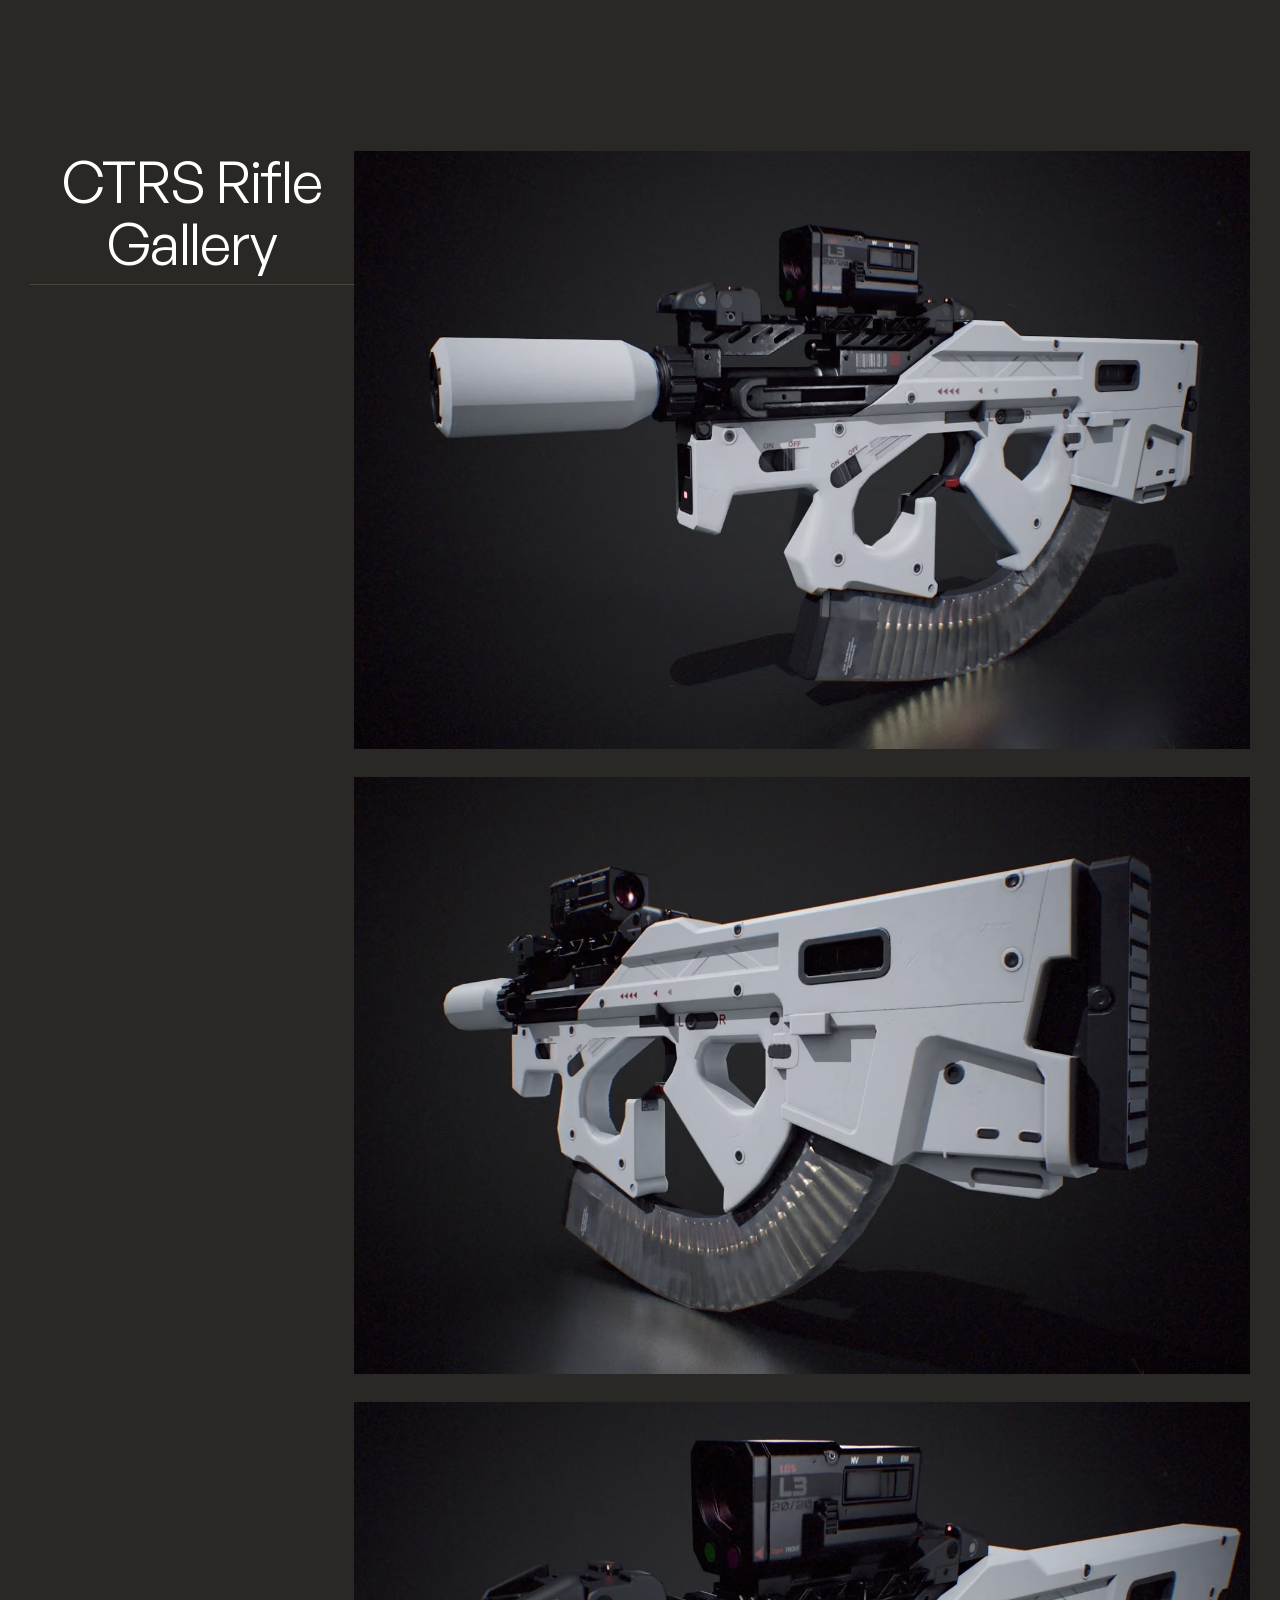
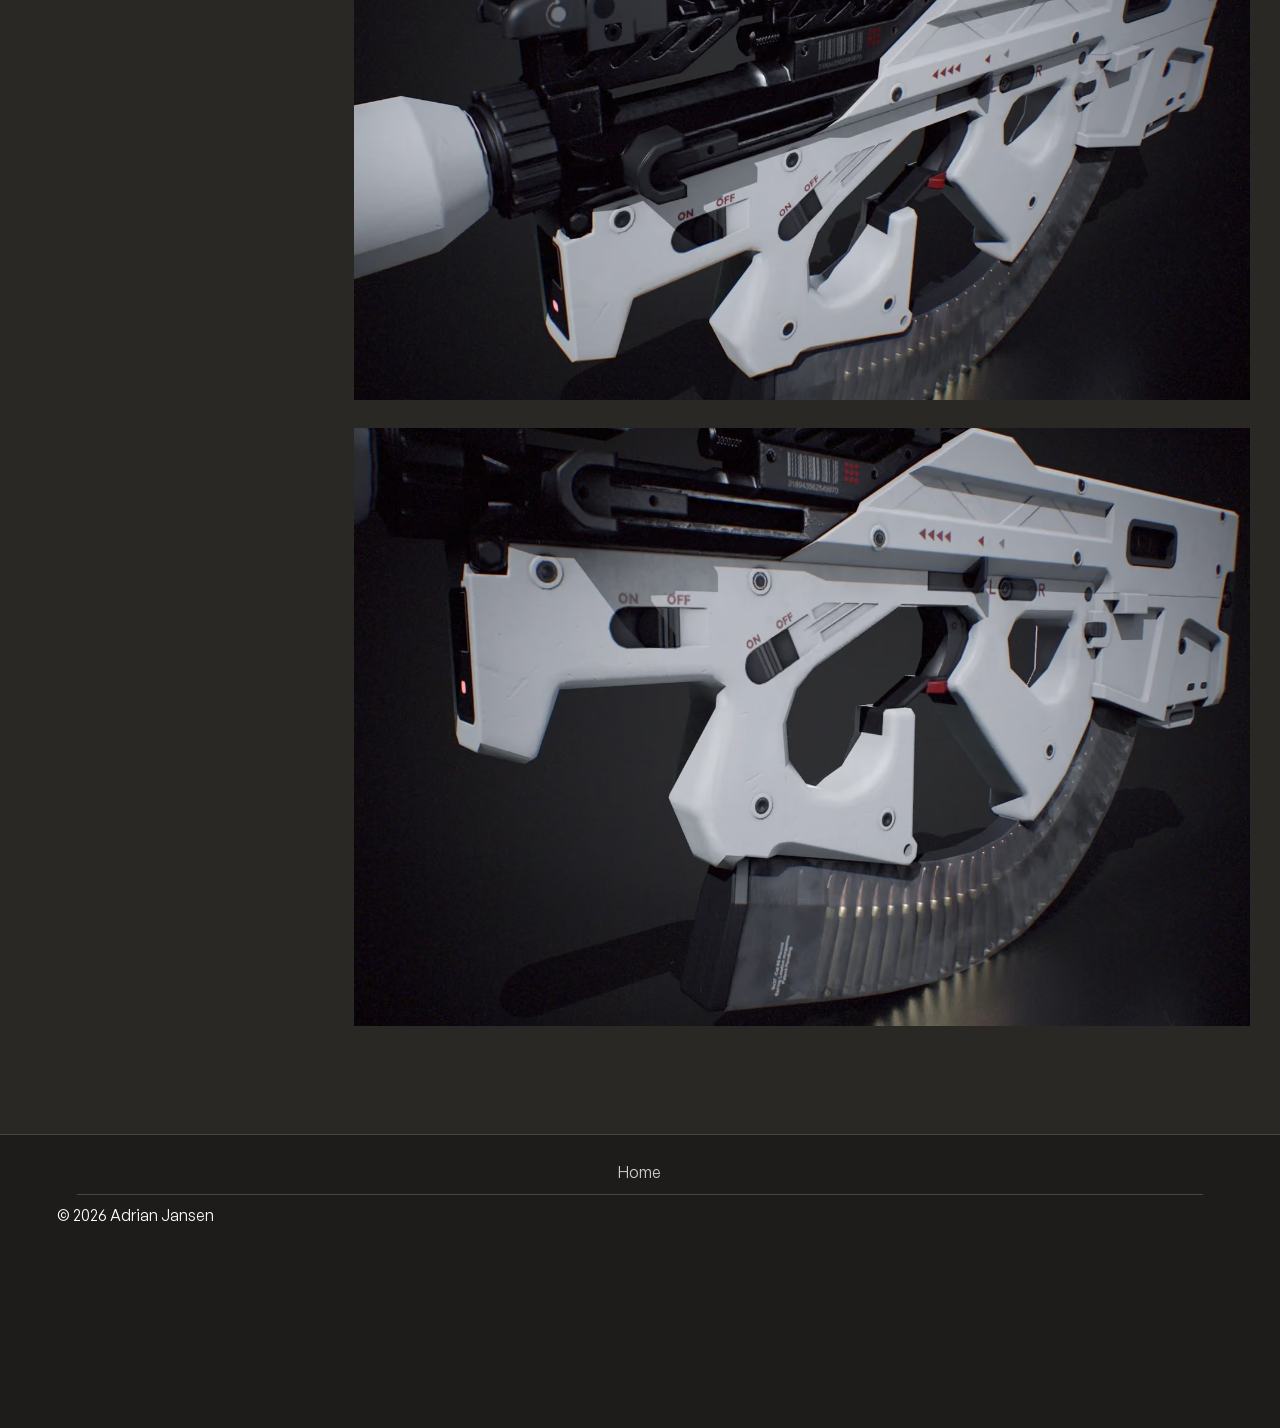
<file: ctrs-rifle-gallery.html>
<!DOCTYPE html><!--  This site was created in Webflow. https://webflow.com  --><!--  Last Published: Sun Jul 19 2026 22:53:37 GMT+0000 (Coordinated Universal Time)  -->
<html data-wf-page="6a5d20854c16d0eedfc7b9ff" data-wf-site="6a368266706083be9f36a01e" lang="en">
<head>
  <meta charset="utf-8">
  <title>CTRS RIFLE</title>
  <meta content="Explore Adrian Jansen&#x27;s creative portfolio showcasing visual work and design projects. Connect via Artstation, email, or social media." name="description">
  <meta content="CTRS RIFLE" property="og:title">
  <meta content="Explore Adrian Jansen&#x27;s creative portfolio showcasing visual work and design projects. Connect via Artstation, email, or social media." property="og:description">
  <meta content="CTRS RIFLE" name="twitter:title">
  <meta content="Explore Adrian Jansen&#x27;s creative portfolio showcasing visual work and design projects. Connect via Artstation, email, or social media." name="twitter:description">
  <meta property="og:type" content="website">
  <meta content="summary_large_image" name="twitter:card">
  <meta content="width=device-width, initial-scale=1" name="viewport">
  <meta content="Webflow" name="generator">
  <link href="css/normalize.css" rel="stylesheet" type="text/css">
  <link href="css/webflow.css" rel="stylesheet" type="text/css">
  <link href="css/adrianjansenportfolio.webflow.css" rel="stylesheet" type="text/css">
  <style>html.w-mod-js:not(.w-mod-ix3) :is(.nav) {visibility: hidden !important;}</style>
  <script type="text/javascript">!function(o,c){var n=c.documentElement,t=" w-mod-";n.className+=t+"js",("ontouchstart"in o||o.DocumentTouch&&c instanceof DocumentTouch)&&(n.className+=t+"touch")}(window,document);</script>
  <link href="images/favicon.ico" rel="shortcut icon" type="image/x-icon">
  <link href="images/webclip.png" rel="apple-touch-icon">
  <script type="application/ld+json">
{
  "@context": "https://schema.org",
  "@type": "ProfilePage",
  "name": "Adrian Jansen Portfolio",
  "url": "/",
  "inLanguage": "en",
  "mainEntity": {
    "@type": "Person",
    "name": "Adrian Jansen",
    "email": "adrianjansen4@gmail.com",
    "sameAs": [
      "https://www.artstation.com/adrianjansen"
    ],
    "image": {
      "@type": "ImageObject",
      "url": "https://cdn.prod.website-files.com/6a368266706083be9f36a01e/6a36826a706083be9f36a0c5_post8.webp"
    }
  }
}
</script>
</head>
<body class="body">
  <div data-animation="default" class="nav w-nav" data-easing2="ease" data-wf-component-id="3fdac52f-8e20-2a4d-19a3-ede7144d3c9f" data-easing="ease" data-wf-variant-state="base" data-collapse="medium" data-wf--gallery-nav--settings-theme="base" role="banner" data-duration="0" data-doc-height="1">
    <div class="u-d-none w-embed">
      <style>
	/* Mobile menu button animation */
  .nav-menu_btn.w--open .cc-top {
    transform: translateY(9px) rotate(45deg);
  }
  .nav-menu_btn.w--open .cc-middle {
    opacity: 0;
    transform: translateY(0);
  }
  .nav-menu_btn.w--open .cc-bottom {
    transform: translateY(-9px) rotate(-45deg);
  }
  /* When a nav dropdown is open.. */
  /* ..Rotate narrow */
  .nav-link.w--open .nav-dropdown_arrow {
    transform: rotate(180deg)
  }
  /* ..Show overlay on desktop */
  @media (min-width: 992px) {
    .nav-menu:has(.nav-link.w--open) .nav-dropdown_overlay {
      display: block;
    }
  }
  /* Lock body scroll when mobile nav is open */
  body:has( .w-nav-button.w--open) {
    overflow: hidden;
  }
  /* Nav CTA wrapper mode when nav menu hidden */
  @media (min-width: 992px) {
    .nav-menu + .nav-cta-wrapper {
      margin-left: 0;
    }
  }
</style>
    </div>
    <div class="u-d-none w-embed w-script">
      <script>
	//---- Skip to <main> backup if #main anchor link isn't set ----
  document.addEventListener('DOMContentLoaded', () => {
    const skipLinkEle = document.getElementById('skip-link');
    if (!skipLinkEle) return;
    skipLinkEle.addEventListener('click', handleSkipLink);
    skipLinkEle.addEventListener('keydown', handleSkipLink);
  });
  function handleSkipLink(e) {
    if (e.type === 'keydown' && e.key !== 'Enter') return;
    e.preventDefault();
    const target = document.querySelector('main');
    target.setAttribute('tabindex', '-1');
    target.focus();
  }
</script>
    </div>
    <a id="skip-link" href="#main" class="nav-skip-link">Skip to Main Content</a>
    <div class="text-block-2">GALLERY</div>
    <div class="container cc-nav">
      <div class="nav-menu_btn w-nav-button">
        <div class="nav-menu_btn-bar cc-top"></div>
        <div class="nav-menu_btn-bar cc-middle"></div>
        <div class="nav-menu_btn-bar cc-bottom"></div>
      </div>
      <nav role="navigation" class="nav-menu w-nav-menu">
        <div class="nav-dropdown_overlay"></div>
        <div class="nav-menu_container">
          <a href="index.html" class="nav-link-copy w-nav-link">RETURN</a>
        </div>
      </nav>
    </div>
  </div>
  <div id="luxy" class="smooth-wrapper">
    <section class="portfolio">
      <div class="main-containter">
        <div class="hero-wrapper">
          <div class="div-block">
            <div class="gallery-block">
              <h2 class="centered-heading-2 margin-bottom-32px">CTRS Rifle Gallery</h2>
              <div class="u-border u-mt-md u-mb-md"></div>
            </div>
          </div>
          <div class="container-4">
            <ol role="list" class="list w-list-unstyled">
              <li class="list-item">
                <a href="https://www.artstation.com/artwork/RqEg0e" target="_blank" class="w-inline-block"><img src="images/CTRS-Rifle-1.avif" loading="lazy" sizes="(max-width: 1500px) 100vw, 1500px" srcset="images/CTRS-Rifle-1-p-500.avif 500w, images/CTRS-Rifle-1-p-800.avif 800w, images/CTRS-Rifle-1-p-1080.avif 1080w, images/CTRS-Rifle-1.avif 1500w" alt="" class="image-4"></a>
                <div class="div-block-9">
                  <div></div>
                </div>
              </li>
              <li class="list-item">
                <a href="https://www.artstation.com/artwork/RqEg0e" target="_blank" class="w-inline-block"><img src="images/CTRS-Rifle-2.avif" loading="lazy" sizes="(max-width: 1500px) 100vw, 1500px" srcset="images/CTRS-Rifle-2-p-500.avif 500w, images/CTRS-Rifle-2-p-800.avif 800w, images/CTRS-Rifle-2-p-1080.avif 1080w, images/CTRS-Rifle-2.avif 1500w" alt="" class="image-4"></a>
                <div class="div-block-9">
                  <div></div>
                </div>
              </li>
              <li class="list-item">
                <a href="https://www.artstation.com/artwork/RqEg0e" target="_blank" class="w-inline-block"><img src="images/CTRS-Rifle-3.avif" loading="lazy" sizes="(max-width: 1500px) 100vw, 1500px" srcset="images/CTRS-Rifle-3-p-500.avif 500w, images/CTRS-Rifle-3-p-800.avif 800w, images/CTRS-Rifle-3-p-1080.avif 1080w, images/CTRS-Rifle-3.avif 1500w" alt="" class="image-4"></a>
                <div class="div-block-9">
                  <div></div>
                </div>
              </li>
              <li class="list-item">
                <a href="https://www.artstation.com/artwork/RqEg0e" target="_blank" class="w-inline-block"><img src="images/CTRS-Rifle-4.avif" loading="lazy" sizes="(max-width: 1500px) 100vw, 1500px" srcset="images/CTRS-Rifle-4-p-500.avif 500w, images/CTRS-Rifle-4-p-800.avif 800w, images/CTRS-Rifle-4-p-1080.avif 1080w, images/CTRS-Rifle-4.avif 1500w" alt="" class="image-4"></a>
                <div class="div-block-9">
                  <div></div>
                </div>
              </li>
            </ol>
          </div>
        </div>
      </div>
    </section>
    <section data-wf--gallery-footer--settings-theme="base" class="section cc-footer">
      <div class="container">
        <div class="row">
          <div class="col col-lg-9 col-sm-12">
            <div class="row">
              <div class="col col-lg-3 col-md-6 col-xs-12">
                <a href="index.html" class="footer-link">Home</a>
              </div>
            </div>
          </div>
        </div>
        <div class="u-border u-mt-md u-mb-md"></div>
        <div class="row row-justify-between">
          <div class="text-block-3">© <span data-footer-year="">2026</span> Adrian Jansen</div>
        </div>
      </div>
    </section>
  </div>
  <script src="https://d3e54v103j8qbb.cloudfront.net/js/jquery-3.5.1.min.dc5e7f18c8.js?site=6a368266706083be9f36a01e" type="text/javascript" integrity="sha256-9/aliU8dGd2tb6OSsuzixeV4y/faTqgFtohetphbbj0=" crossorigin="anonymous"></script>
  <script src="js/webflow.js" type="text/javascript"></script>
  <script src="https://cdn.prod.website-files.com/gsap/3.15.0/gsap.min.js" type="text/javascript"></script>
  <script src="https://cdn.prod.website-files.com/gsap/3.15.0/ScrollTrigger.min.js" type="text/javascript"></script>
  <script src="https://min30327.github.io/luxy.js/dist/js/luxy.js"></script>
  <script charset="utf-8">
 var isMobile = /iPhone|iPad|Android/i.test(navigator.userAgent);
 if (!isMobile) {
      luxy.init({
        wrapper: '#luxy',
        wrapperSpeed: 0.065,
    });
 }
 </script>
</body>
</html>
</file>
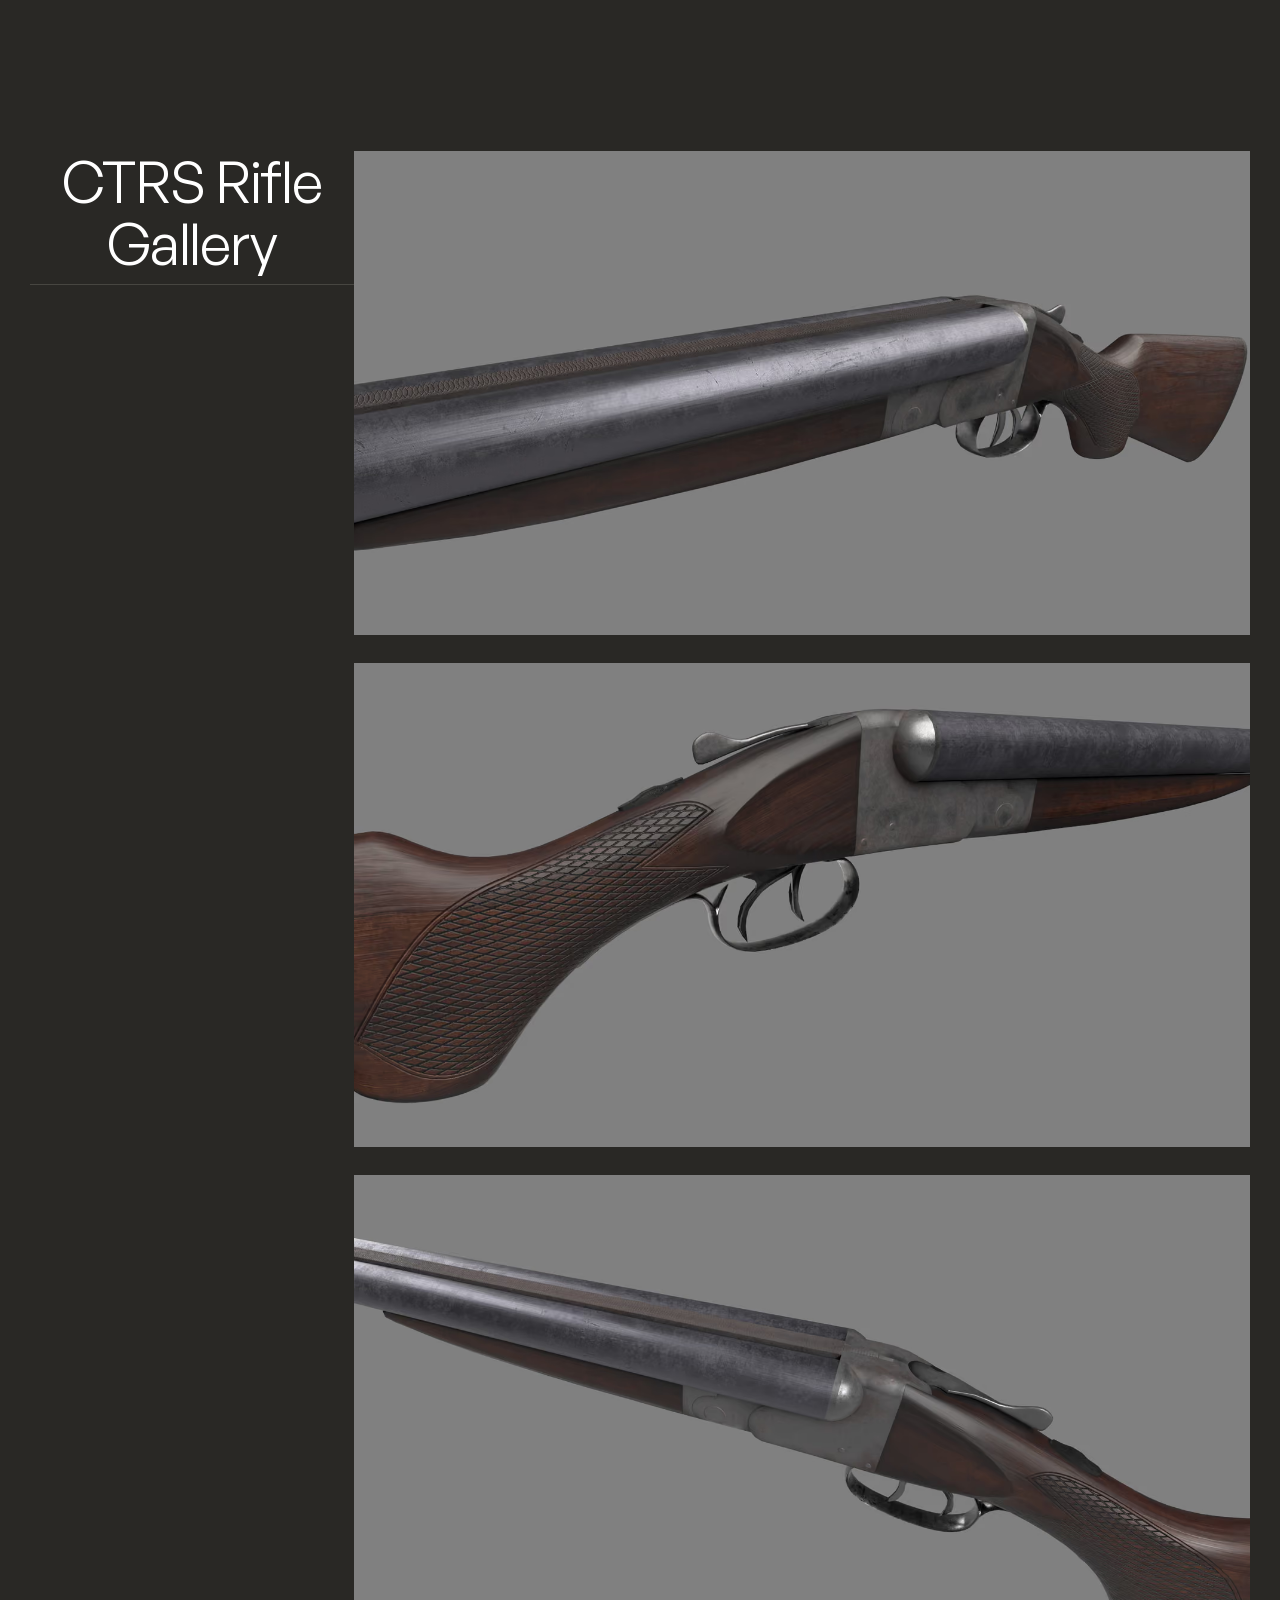
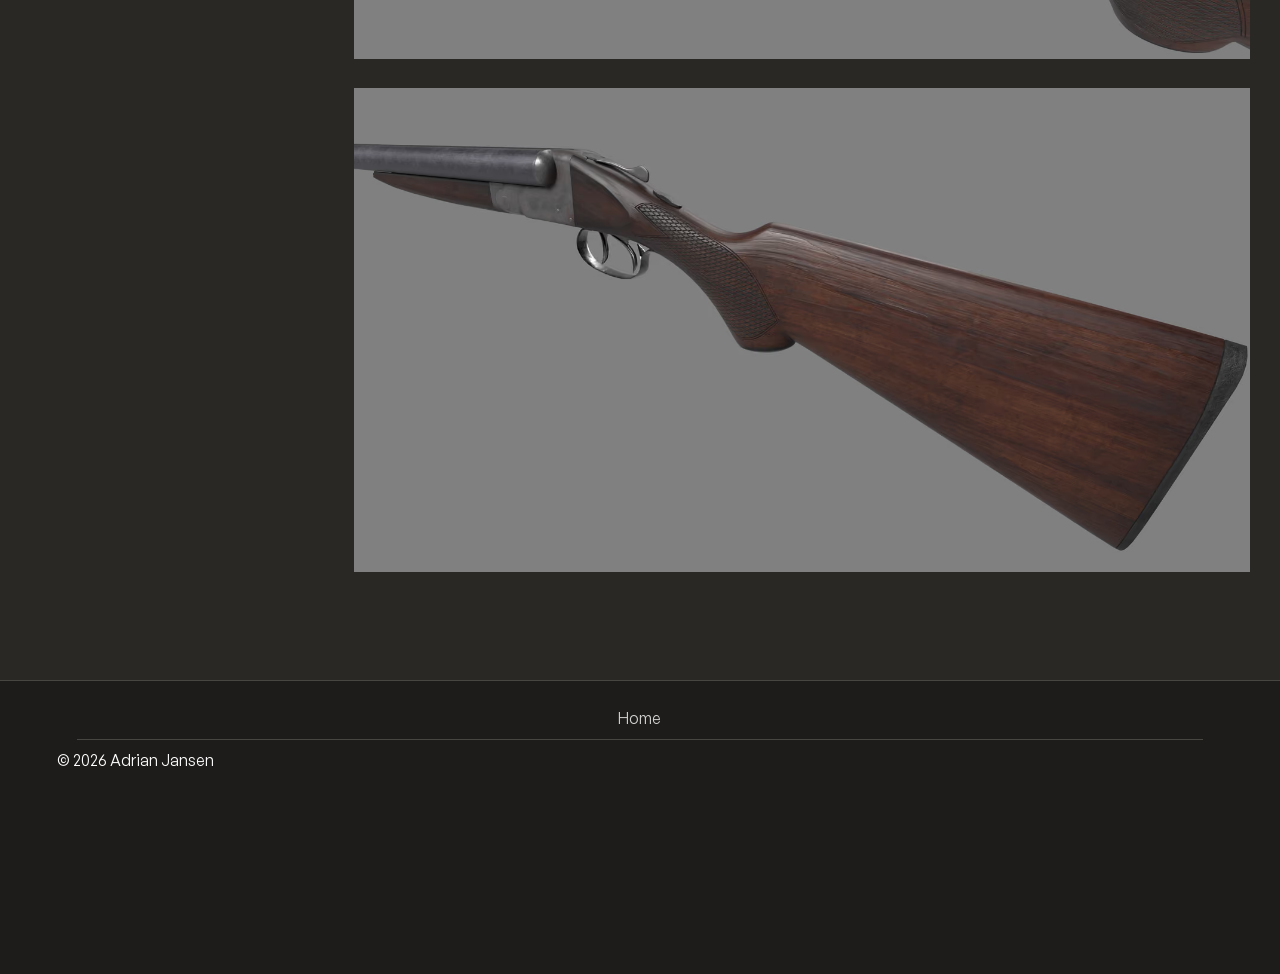
<file: ithaca-flues-gallery.html>
<!DOCTYPE html><!--  This site was created in Webflow. https://webflow.com  --><!--  Last Published: Sun Jul 19 2026 22:53:37 GMT+0000 (Coordinated Universal Time)  -->
<html data-wf-page="6a5d27a9a7826c08d8cca267" data-wf-site="6a368266706083be9f36a01e" lang="en">
<head>
  <meta charset="utf-8">
  <title>Tank</title>
  <meta content="Explore Adrian Jansen&#x27;s creative portfolio showcasing visual work and design projects. Connect via Artstation, email, or social media." name="description">
  <meta content="Tank" property="og:title">
  <meta content="Explore Adrian Jansen&#x27;s creative portfolio showcasing visual work and design projects. Connect via Artstation, email, or social media." property="og:description">
  <meta content="Tank" name="twitter:title">
  <meta content="Explore Adrian Jansen&#x27;s creative portfolio showcasing visual work and design projects. Connect via Artstation, email, or social media." name="twitter:description">
  <meta property="og:type" content="website">
  <meta content="summary_large_image" name="twitter:card">
  <meta content="width=device-width, initial-scale=1" name="viewport">
  <meta content="Webflow" name="generator">
  <link href="css/normalize.css" rel="stylesheet" type="text/css">
  <link href="css/webflow.css" rel="stylesheet" type="text/css">
  <link href="css/adrianjansenportfolio.webflow.css" rel="stylesheet" type="text/css">
  <style>html.w-mod-js:not(.w-mod-ix3) :is(.nav) {visibility: hidden !important;}</style>
  <script type="text/javascript">!function(o,c){var n=c.documentElement,t=" w-mod-";n.className+=t+"js",("ontouchstart"in o||o.DocumentTouch&&c instanceof DocumentTouch)&&(n.className+=t+"touch")}(window,document);</script>
  <link href="images/favicon.ico" rel="shortcut icon" type="image/x-icon">
  <link href="images/webclip.png" rel="apple-touch-icon">
  <script type="application/ld+json">
{
  "@context": "https://schema.org",
  "@type": "ProfilePage",
  "name": "Adrian Jansen Portfolio",
  "url": "/",
  "inLanguage": "en",
  "mainEntity": {
    "@type": "Person",
    "name": "Adrian Jansen",
    "email": "adrianjansen4@gmail.com",
    "sameAs": [
      "https://www.artstation.com/adrianjansen"
    ],
    "image": {
      "@type": "ImageObject",
      "url": "https://cdn.prod.website-files.com/6a368266706083be9f36a01e/6a36826a706083be9f36a0c5_post8.webp"
    }
  }
}
</script>
</head>
<body class="body">
  <div data-animation="default" class="nav w-nav" data-easing2="ease" data-wf-component-id="3fdac52f-8e20-2a4d-19a3-ede7144d3c9f" data-easing="ease" data-wf-variant-state="base" data-collapse="medium" data-wf--gallery-nav--settings-theme="base" role="banner" data-duration="0" data-doc-height="1">
    <div class="u-d-none w-embed">
      <style>
	/* Mobile menu button animation */
  .nav-menu_btn.w--open .cc-top {
    transform: translateY(9px) rotate(45deg);
  }
  .nav-menu_btn.w--open .cc-middle {
    opacity: 0;
    transform: translateY(0);
  }
  .nav-menu_btn.w--open .cc-bottom {
    transform: translateY(-9px) rotate(-45deg);
  }
  /* When a nav dropdown is open.. */
  /* ..Rotate narrow */
  .nav-link.w--open .nav-dropdown_arrow {
    transform: rotate(180deg)
  }
  /* ..Show overlay on desktop */
  @media (min-width: 992px) {
    .nav-menu:has(.nav-link.w--open) .nav-dropdown_overlay {
      display: block;
    }
  }
  /* Lock body scroll when mobile nav is open */
  body:has( .w-nav-button.w--open) {
    overflow: hidden;
  }
  /* Nav CTA wrapper mode when nav menu hidden */
  @media (min-width: 992px) {
    .nav-menu + .nav-cta-wrapper {
      margin-left: 0;
    }
  }
</style>
    </div>
    <div class="u-d-none w-embed w-script">
      <script>
	//---- Skip to <main> backup if #main anchor link isn't set ----
  document.addEventListener('DOMContentLoaded', () => {
    const skipLinkEle = document.getElementById('skip-link');
    if (!skipLinkEle) return;
    skipLinkEle.addEventListener('click', handleSkipLink);
    skipLinkEle.addEventListener('keydown', handleSkipLink);
  });
  function handleSkipLink(e) {
    if (e.type === 'keydown' && e.key !== 'Enter') return;
    e.preventDefault();
    const target = document.querySelector('main');
    target.setAttribute('tabindex', '-1');
    target.focus();
  }
</script>
    </div>
    <a id="skip-link" href="#main" class="nav-skip-link">Skip to Main Content</a>
    <div class="text-block-2">GALLERY</div>
    <div class="container cc-nav">
      <div class="nav-menu_btn w-nav-button">
        <div class="nav-menu_btn-bar cc-top"></div>
        <div class="nav-menu_btn-bar cc-middle"></div>
        <div class="nav-menu_btn-bar cc-bottom"></div>
      </div>
      <nav role="navigation" class="nav-menu w-nav-menu">
        <div class="nav-dropdown_overlay"></div>
        <div class="nav-menu_container">
          <a href="index.html" class="nav-link-copy w-nav-link">RETURN</a>
        </div>
      </nav>
    </div>
  </div>
  <div id="luxy" class="smooth-wrapper">
    <section class="portfolio">
      <div class="main-containter">
        <div class="hero-wrapper">
          <div class="div-block">
            <div class="gallery-block">
              <h2 class="centered-heading-2 margin-bottom-32px">CTRS Rifle Gallery</h2>
              <div class="u-border u-mt-md u-mb-md"></div>
            </div>
          </div>
          <div class="container-4">
            <ol role="list" class="list w-list-unstyled">
              <li class="list-item">
                <a href="https://www.artstation.com/artwork/rJOB5a" target="_blank" class="w-inline-block"><img src="images/Ithaca-Flues-1.avif" loading="lazy" sizes="100vw" srcset="images/Ithaca-Flues-1-p-500.avif 500w, images/Ithaca-Flues-1-p-800.avif 800w, images/Ithaca-Flues-1-p-1080.avif 1080w, images/Ithaca-Flues-1.avif 1500w" alt="" class="image-4"></a>
                <div class="div-block-9">
                  <div></div>
                </div>
              </li>
              <li class="list-item">
                <a href="https://www.artstation.com/artwork/rJOB5a" target="_blank" class="w-inline-block"><img src="images/Ithaca-Flues-2.avif" loading="lazy" sizes="100vw" srcset="images/Ithaca-Flues-2-p-500.avif 500w, images/Ithaca-Flues-2-p-800.avif 800w, images/Ithaca-Flues-2-p-1080.avif 1080w, images/Ithaca-Flues-2.avif 1500w" alt="" class="image-4"></a>
                <div class="div-block-9">
                  <div></div>
                </div>
              </li>
              <li class="list-item">
                <a href="https://www.artstation.com/artwork/rJOB5a" target="_blank" class="w-inline-block"><img src="images/Ithaca-Flues-3.avif" loading="lazy" sizes="100vw" srcset="images/Ithaca-Flues-3-p-500.avif 500w, images/Ithaca-Flues-3-p-800.avif 800w, images/Ithaca-Flues-3-p-1080.avif 1080w, images/Ithaca-Flues-3.avif 1500w" alt="" class="image-4"></a>
                <div class="div-block-9">
                  <div></div>
                </div>
              </li>
              <li class="list-item">
                <a href="https://www.artstation.com/artwork/rJOB5a" target="_blank" class="w-inline-block"><img src="images/Ithaca-Flues-4.avif" loading="lazy" sizes="100vw" srcset="images/Ithaca-Flues-4-p-500.avif 500w, images/Ithaca-Flues-4-p-800.avif 800w, images/Ithaca-Flues-4-p-1080.avif 1080w, images/Ithaca-Flues-4.avif 1500w" alt="" class="image-4"></a>
                <div class="div-block-9">
                  <div></div>
                </div>
              </li>
            </ol>
          </div>
        </div>
      </div>
    </section>
    <section data-wf--gallery-footer--settings-theme="base" class="section cc-footer">
      <div class="container">
        <div class="row">
          <div class="col col-lg-9 col-sm-12">
            <div class="row">
              <div class="col col-lg-3 col-md-6 col-xs-12">
                <a href="index.html" class="footer-link">Home</a>
              </div>
            </div>
          </div>
        </div>
        <div class="u-border u-mt-md u-mb-md"></div>
        <div class="row row-justify-between">
          <div class="text-block-3">© <span data-footer-year="">2026</span> Adrian Jansen</div>
        </div>
      </div>
    </section>
  </div>
  <script src="https://d3e54v103j8qbb.cloudfront.net/js/jquery-3.5.1.min.dc5e7f18c8.js?site=6a368266706083be9f36a01e" type="text/javascript" integrity="sha256-9/aliU8dGd2tb6OSsuzixeV4y/faTqgFtohetphbbj0=" crossorigin="anonymous"></script>
  <script src="js/webflow.js" type="text/javascript"></script>
  <script src="https://cdn.prod.website-files.com/gsap/3.15.0/gsap.min.js" type="text/javascript"></script>
  <script src="https://cdn.prod.website-files.com/gsap/3.15.0/ScrollTrigger.min.js" type="text/javascript"></script>
  <script src="https://min30327.github.io/luxy.js/dist/js/luxy.js"></script>
  <script charset="utf-8">
 var isMobile = /iPhone|iPad|Android/i.test(navigator.userAgent);
 if (!isMobile) {
      luxy.init({
        wrapper: '#luxy',
        wrapperSpeed: 0.065,
    });
 }
 </script>
</body>
</html>
</file>
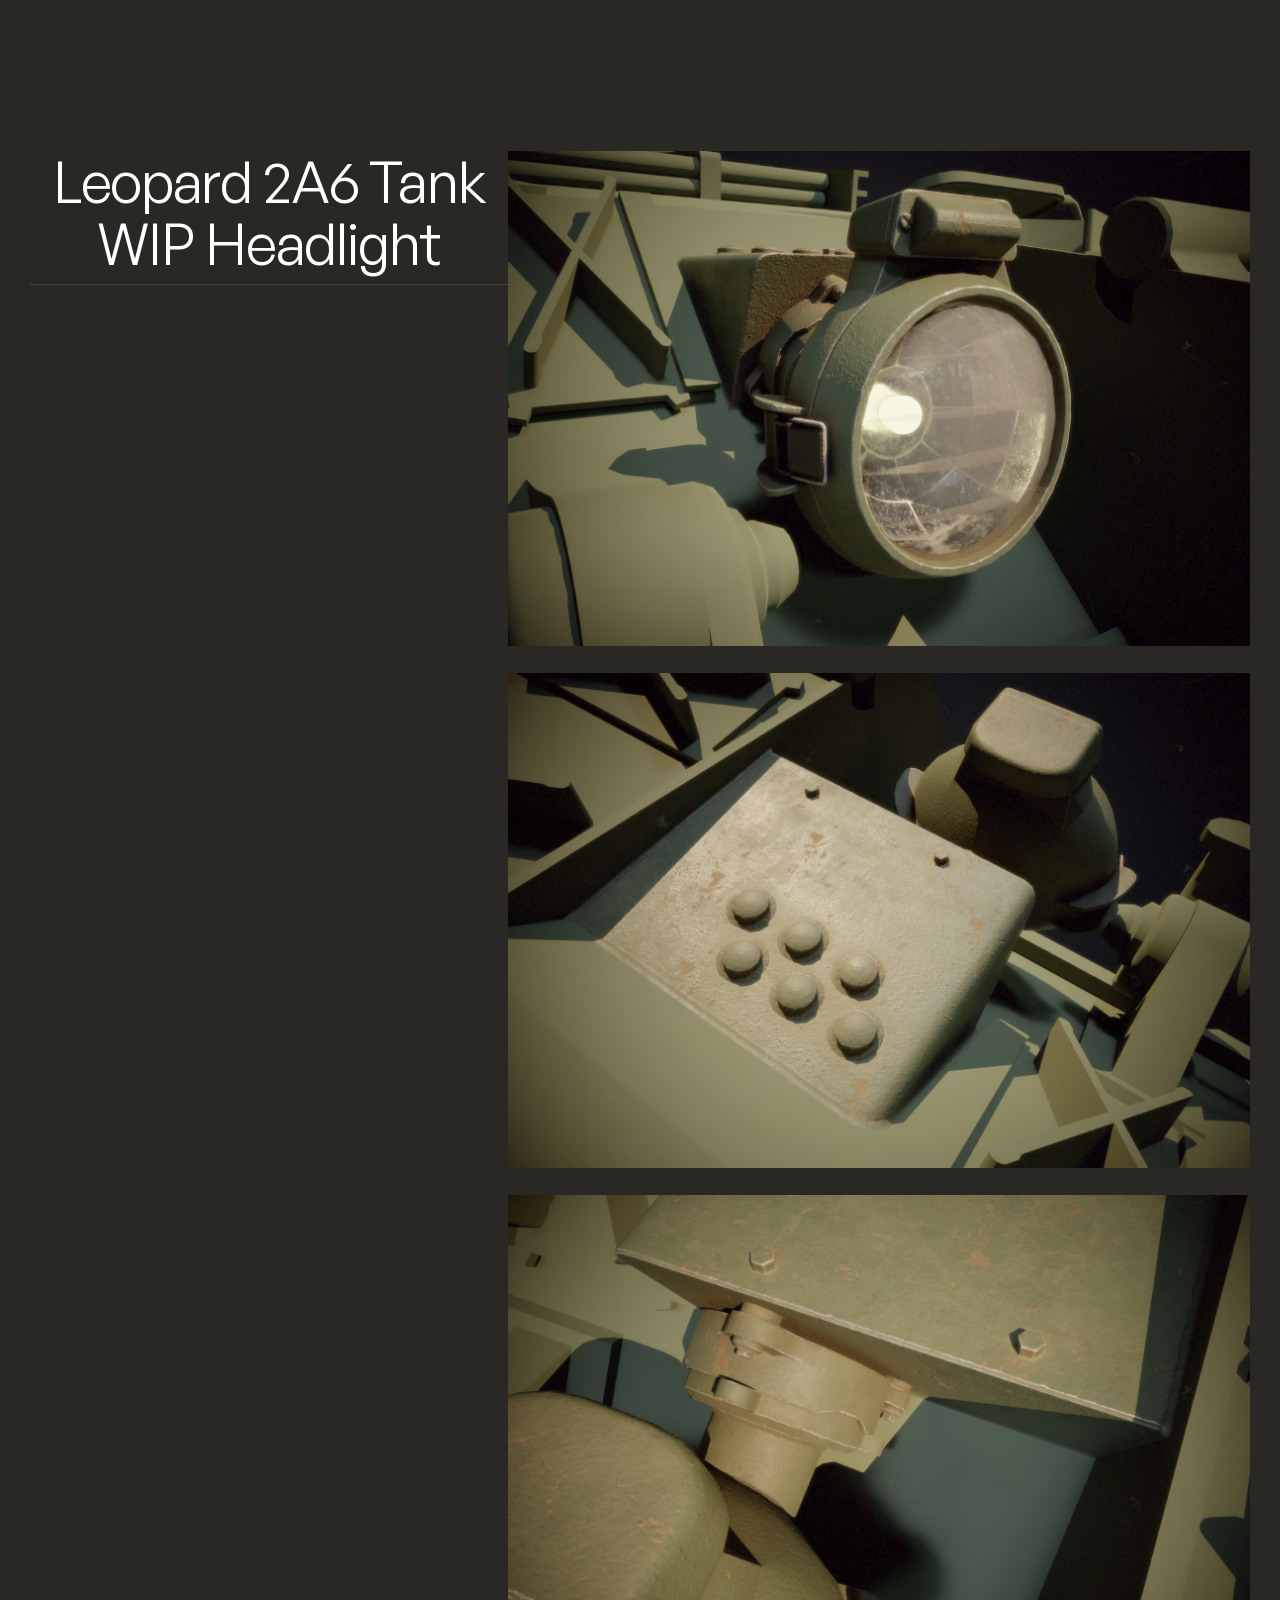
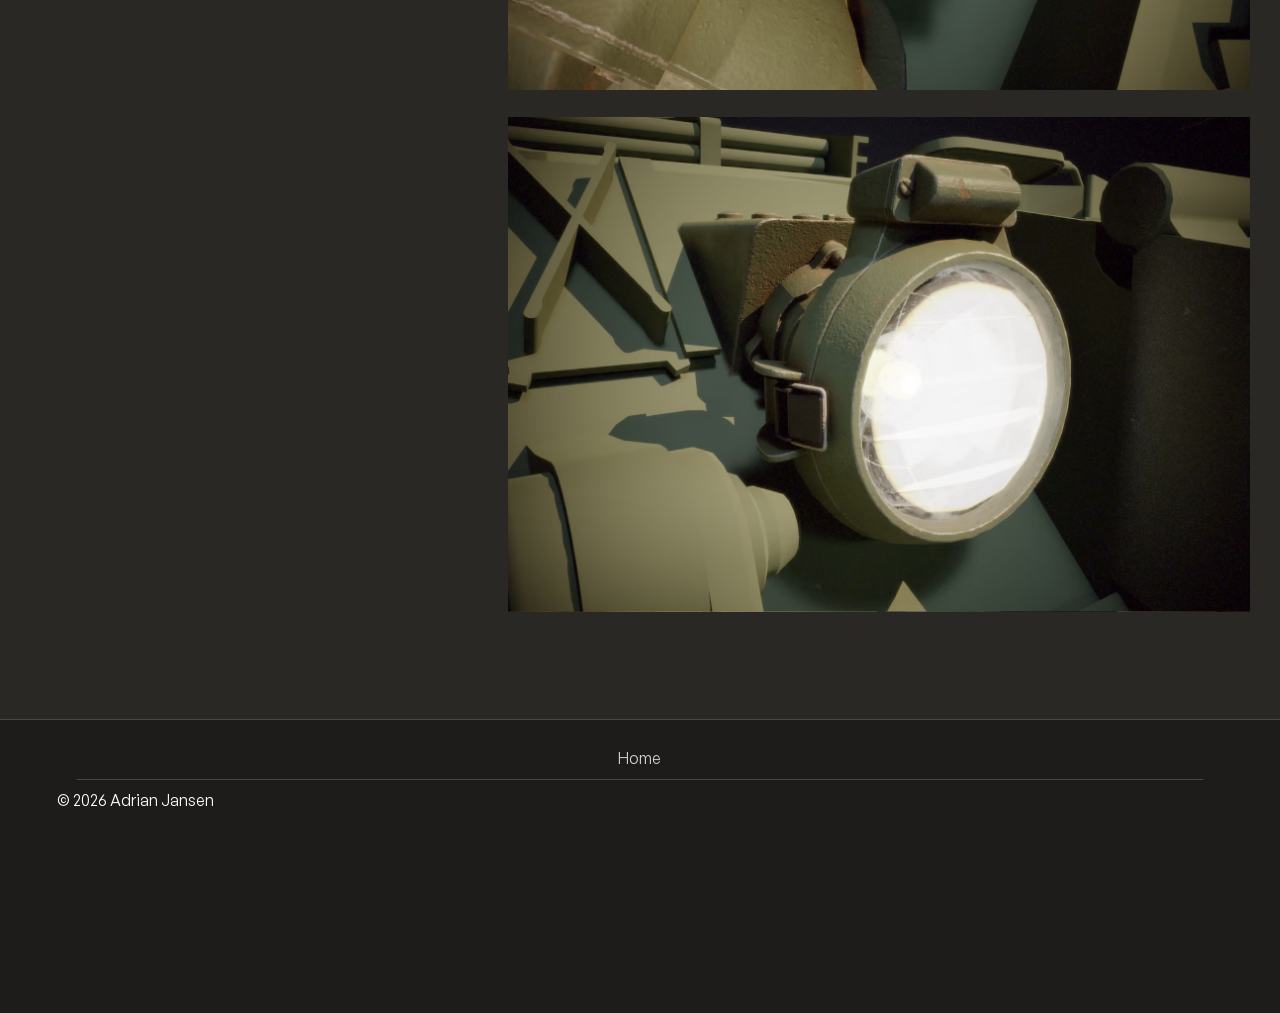
<file: tank-gallery.html>
<!DOCTYPE html><!--  This site was created in Webflow. https://webflow.com  --><!--  Last Published: Sun Jul 19 2026 22:53:37 GMT+0000 (Coordinated Universal Time)  -->
<html data-wf-page="6a5d26c303a3b9c3e74ced14" data-wf-site="6a368266706083be9f36a01e" lang="en">
<head>
  <meta charset="utf-8">
  <title>Tank</title>
  <meta content="Explore Adrian Jansen&#x27;s creative portfolio showcasing visual work and design projects. Connect via Artstation, email, or social media." name="description">
  <meta content="Tank" property="og:title">
  <meta content="Explore Adrian Jansen&#x27;s creative portfolio showcasing visual work and design projects. Connect via Artstation, email, or social media." property="og:description">
  <meta content="Tank" name="twitter:title">
  <meta content="Explore Adrian Jansen&#x27;s creative portfolio showcasing visual work and design projects. Connect via Artstation, email, or social media." name="twitter:description">
  <meta property="og:type" content="website">
  <meta content="summary_large_image" name="twitter:card">
  <meta content="width=device-width, initial-scale=1" name="viewport">
  <meta content="Webflow" name="generator">
  <link href="css/normalize.css" rel="stylesheet" type="text/css">
  <link href="css/webflow.css" rel="stylesheet" type="text/css">
  <link href="css/adrianjansenportfolio.webflow.css" rel="stylesheet" type="text/css">
  <style>html.w-mod-js:not(.w-mod-ix3) :is(.nav) {visibility: hidden !important;}</style>
  <script type="text/javascript">!function(o,c){var n=c.documentElement,t=" w-mod-";n.className+=t+"js",("ontouchstart"in o||o.DocumentTouch&&c instanceof DocumentTouch)&&(n.className+=t+"touch")}(window,document);</script>
  <link href="images/favicon.ico" rel="shortcut icon" type="image/x-icon">
  <link href="images/webclip.png" rel="apple-touch-icon">
  <script type="application/ld+json">
{
  "@context": "https://schema.org",
  "@type": "ProfilePage",
  "name": "Adrian Jansen Portfolio",
  "url": "/",
  "inLanguage": "en",
  "mainEntity": {
    "@type": "Person",
    "name": "Adrian Jansen",
    "email": "adrianjansen4@gmail.com",
    "sameAs": [
      "https://www.artstation.com/adrianjansen"
    ],
    "image": {
      "@type": "ImageObject",
      "url": "https://cdn.prod.website-files.com/6a368266706083be9f36a01e/6a36826a706083be9f36a0c5_post8.webp"
    }
  }
}
</script>
</head>
<body class="body">
  <div data-animation="default" class="nav w-nav" data-easing2="ease" data-wf-component-id="3fdac52f-8e20-2a4d-19a3-ede7144d3c9f" data-easing="ease" data-wf-variant-state="base" data-collapse="medium" data-wf--gallery-nav--settings-theme="base" role="banner" data-duration="0" data-doc-height="1">
    <div class="u-d-none w-embed">
      <style>
	/* Mobile menu button animation */
  .nav-menu_btn.w--open .cc-top {
    transform: translateY(9px) rotate(45deg);
  }
  .nav-menu_btn.w--open .cc-middle {
    opacity: 0;
    transform: translateY(0);
  }
  .nav-menu_btn.w--open .cc-bottom {
    transform: translateY(-9px) rotate(-45deg);
  }
  /* When a nav dropdown is open.. */
  /* ..Rotate narrow */
  .nav-link.w--open .nav-dropdown_arrow {
    transform: rotate(180deg)
  }
  /* ..Show overlay on desktop */
  @media (min-width: 992px) {
    .nav-menu:has(.nav-link.w--open) .nav-dropdown_overlay {
      display: block;
    }
  }
  /* Lock body scroll when mobile nav is open */
  body:has( .w-nav-button.w--open) {
    overflow: hidden;
  }
  /* Nav CTA wrapper mode when nav menu hidden */
  @media (min-width: 992px) {
    .nav-menu + .nav-cta-wrapper {
      margin-left: 0;
    }
  }
</style>
    </div>
    <div class="u-d-none w-embed w-script">
      <script>
	//---- Skip to <main> backup if #main anchor link isn't set ----
  document.addEventListener('DOMContentLoaded', () => {
    const skipLinkEle = document.getElementById('skip-link');
    if (!skipLinkEle) return;
    skipLinkEle.addEventListener('click', handleSkipLink);
    skipLinkEle.addEventListener('keydown', handleSkipLink);
  });
  function handleSkipLink(e) {
    if (e.type === 'keydown' && e.key !== 'Enter') return;
    e.preventDefault();
    const target = document.querySelector('main');
    target.setAttribute('tabindex', '-1');
    target.focus();
  }
</script>
    </div>
    <a id="skip-link" href="#main" class="nav-skip-link">Skip to Main Content</a>
    <div class="text-block-2">GALLERY</div>
    <div class="container cc-nav">
      <div class="nav-menu_btn w-nav-button">
        <div class="nav-menu_btn-bar cc-top"></div>
        <div class="nav-menu_btn-bar cc-middle"></div>
        <div class="nav-menu_btn-bar cc-bottom"></div>
      </div>
      <nav role="navigation" class="nav-menu w-nav-menu">
        <div class="nav-dropdown_overlay"></div>
        <div class="nav-menu_container">
          <a href="index.html" class="nav-link-copy w-nav-link">RETURN</a>
        </div>
      </nav>
    </div>
  </div>
  <div id="luxy" class="smooth-wrapper">
    <section class="portfolio">
      <div class="main-containter">
        <div class="hero-wrapper">
          <div class="div-block">
            <div class="gallery-block">
              <h2 class="centered-heading-2 margin-bottom-32px">Leopard 2A6 Tank WIP Headlight</h2>
              <div class="u-border u-mt-md u-mb-md"></div>
            </div>
          </div>
          <div class="container-4">
            <ol role="list" class="list w-list-unstyled">
              <li class="list-item">
                <a href="https://www.artstation.com/artwork/a0K21R" target="_blank" class="w-inline-block"><img src="images/Tank-1.avif" loading="lazy" sizes="(max-width: 1500px) 100vw, 1500px" srcset="images/Tank-1-p-500.avif 500w, images/Tank-1-p-800.avif 800w, images/Tank-1-p-1080.avif 1080w, images/Tank-1.avif 1500w" alt="" class="image-4"></a>
                <div class="div-block-9">
                  <div></div>
                </div>
              </li>
              <li class="list-item">
                <a href="https://www.artstation.com/artwork/a0K21R" target="_blank" class="w-inline-block"><img src="images/Tank-2.avif" loading="lazy" sizes="(max-width: 1500px) 100vw, 1500px" srcset="images/Tank-2-p-500.avif 500w, images/Tank-2-p-800.avif 800w, images/Tank-2-p-1080.avif 1080w, images/Tank-2.avif 1500w" alt="" class="image-4"></a>
                <div class="div-block-9">
                  <div></div>
                </div>
              </li>
              <li class="list-item">
                <a href="https://www.artstation.com/artwork/a0K21R" target="_blank" class="w-inline-block"><img src="images/Tank-3.avif" loading="lazy" sizes="(max-width: 1500px) 100vw, 1500px" srcset="images/Tank-3-p-500.avif 500w, images/Tank-3-p-800.avif 800w, images/Tank-3-p-1080.avif 1080w, images/Tank-3.avif 1500w" alt="" class="image-4"></a>
                <div class="div-block-9">
                  <div></div>
                </div>
              </li>
              <li class="list-item">
                <a href="https://www.artstation.com/artwork/a0K21R" target="_blank" class="w-inline-block"><img src="images/Tank-4.avif" loading="lazy" sizes="(max-width: 1500px) 100vw, 1500px" srcset="images/Tank-4-p-500.avif 500w, images/Tank-4-p-800.avif 800w, images/Tank-4-p-1080.avif 1080w, images/Tank-4.avif 1500w" alt="" class="image-4"></a>
                <div class="div-block-9">
                  <div></div>
                </div>
              </li>
            </ol>
          </div>
        </div>
      </div>
    </section>
    <section data-wf--gallery-footer--settings-theme="base" class="section cc-footer">
      <div class="container">
        <div class="row">
          <div class="col col-lg-9 col-sm-12">
            <div class="row">
              <div class="col col-lg-3 col-md-6 col-xs-12">
                <a href="index.html" class="footer-link">Home</a>
              </div>
            </div>
          </div>
        </div>
        <div class="u-border u-mt-md u-mb-md"></div>
        <div class="row row-justify-between">
          <div class="text-block-3">© <span data-footer-year="">2026</span> Adrian Jansen</div>
        </div>
      </div>
    </section>
  </div>
  <script src="https://d3e54v103j8qbb.cloudfront.net/js/jquery-3.5.1.min.dc5e7f18c8.js?site=6a368266706083be9f36a01e" type="text/javascript" integrity="sha256-9/aliU8dGd2tb6OSsuzixeV4y/faTqgFtohetphbbj0=" crossorigin="anonymous"></script>
  <script src="js/webflow.js" type="text/javascript"></script>
  <script src="https://cdn.prod.website-files.com/gsap/3.15.0/gsap.min.js" type="text/javascript"></script>
  <script src="https://cdn.prod.website-files.com/gsap/3.15.0/ScrollTrigger.min.js" type="text/javascript"></script>
  <script src="https://min30327.github.io/luxy.js/dist/js/luxy.js"></script>
  <script charset="utf-8">
 var isMobile = /iPhone|iPad|Android/i.test(navigator.userAgent);
 if (!isMobile) {
      luxy.init({
        wrapper: '#luxy',
        wrapperSpeed: 0.065,
    });
 }
 </script>
</body>
</html>
</file>
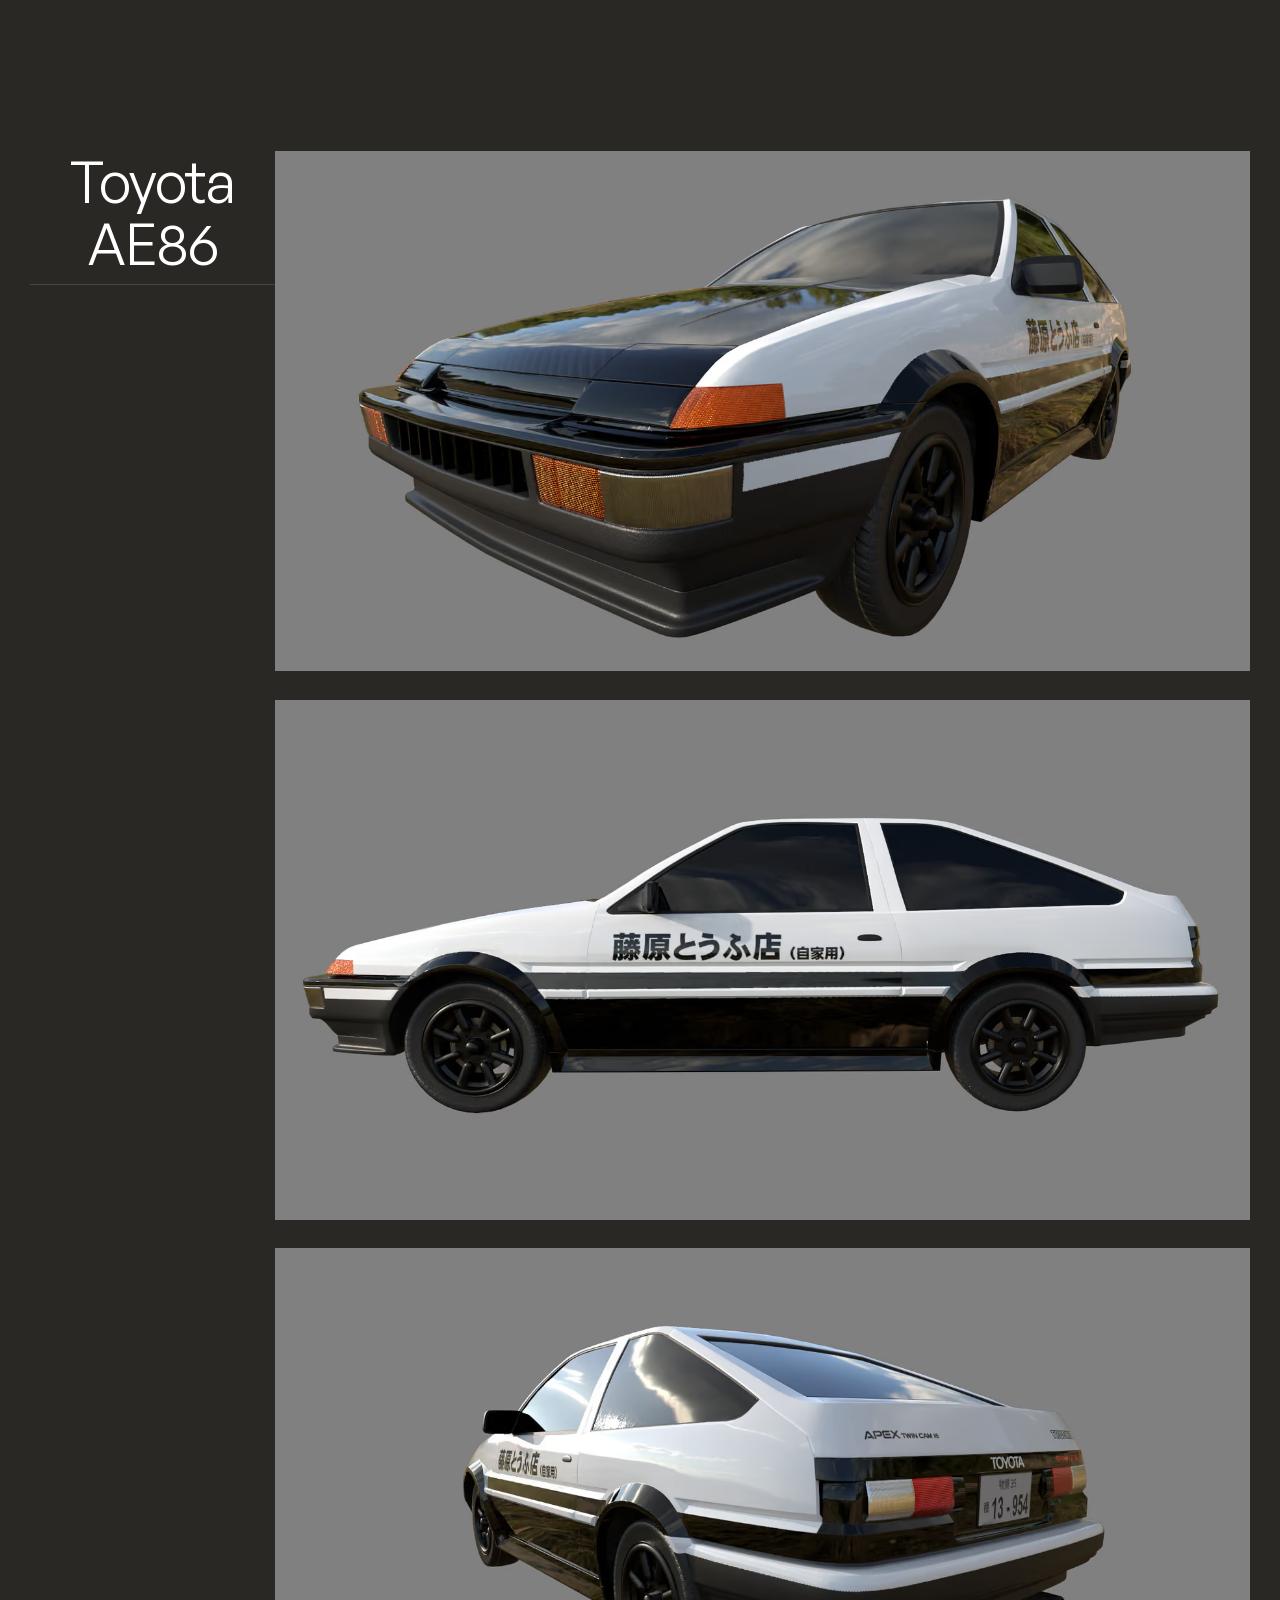
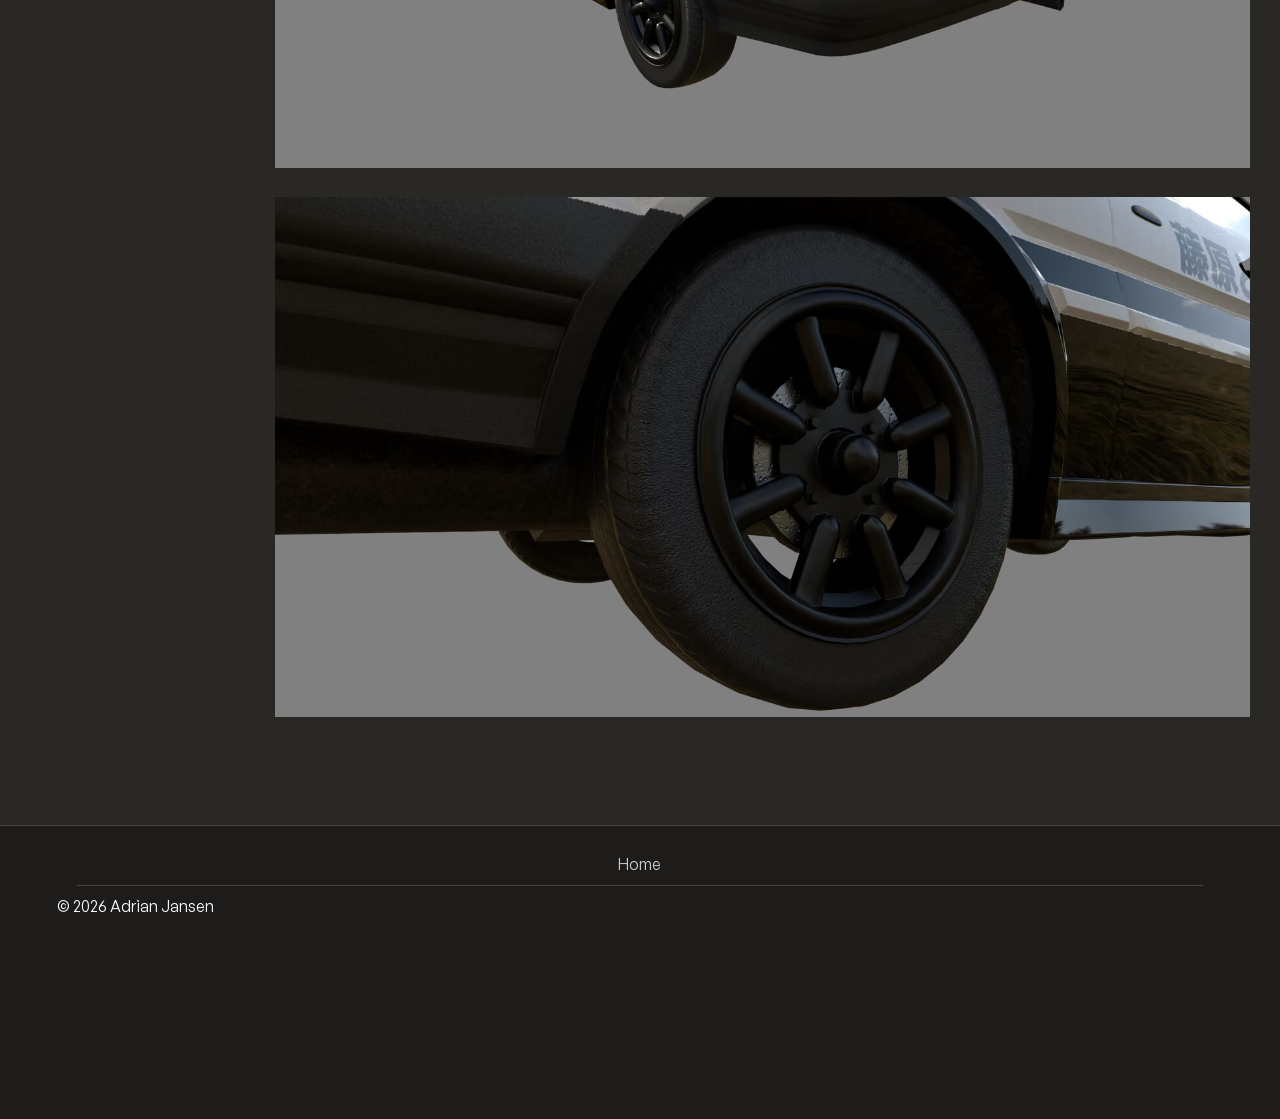
<file: toyota-ae86-gallery.html>
<!DOCTYPE html><!--  This site was created in Webflow. https://webflow.com  --><!--  Last Published: Sun Jul 19 2026 22:53:37 GMT+0000 (Coordinated Universal Time)  -->
<html data-wf-page="6a5d27804c8783adb4437fbc" data-wf-site="6a368266706083be9f36a01e" lang="en">
<head>
  <meta charset="utf-8">
  <title>Toyota AE86 Gallery</title>
  <meta content="Explore Adrian Jansen&#x27;s creative portfolio showcasing visual work and design projects. Connect via Artstation, email, or social media." name="description">
  <meta content="Toyota AE86 Gallery" property="og:title">
  <meta content="Explore Adrian Jansen&#x27;s creative portfolio showcasing visual work and design projects. Connect via Artstation, email, or social media." property="og:description">
  <meta content="Toyota AE86 Gallery" name="twitter:title">
  <meta content="Explore Adrian Jansen&#x27;s creative portfolio showcasing visual work and design projects. Connect via Artstation, email, or social media." name="twitter:description">
  <meta property="og:type" content="website">
  <meta content="summary_large_image" name="twitter:card">
  <meta content="width=device-width, initial-scale=1" name="viewport">
  <meta content="Webflow" name="generator">
  <link href="css/normalize.css" rel="stylesheet" type="text/css">
  <link href="css/webflow.css" rel="stylesheet" type="text/css">
  <link href="css/adrianjansenportfolio.webflow.css" rel="stylesheet" type="text/css">
  <style>html.w-mod-js:not(.w-mod-ix3) :is(.nav) {visibility: hidden !important;}</style>
  <script type="text/javascript">!function(o,c){var n=c.documentElement,t=" w-mod-";n.className+=t+"js",("ontouchstart"in o||o.DocumentTouch&&c instanceof DocumentTouch)&&(n.className+=t+"touch")}(window,document);</script>
  <link href="images/favicon.ico" rel="shortcut icon" type="image/x-icon">
  <link href="images/webclip.png" rel="apple-touch-icon">
  <script type="application/ld+json">
{
  "@context": "https://schema.org",
  "@type": "ProfilePage",
  "name": "Adrian Jansen Portfolio",
  "url": "/",
  "inLanguage": "en",
  "mainEntity": {
    "@type": "Person",
    "name": "Adrian Jansen",
    "email": "adrianjansen4@gmail.com",
    "sameAs": [
      "https://www.artstation.com/adrianjansen"
    ],
    "image": {
      "@type": "ImageObject",
      "url": "https://cdn.prod.website-files.com/6a368266706083be9f36a01e/6a36826a706083be9f36a0c5_post8.webp"
    }
  }
}
</script>
</head>
<body class="body">
  <div data-animation="default" class="nav w-nav" data-easing2="ease" data-wf-component-id="3fdac52f-8e20-2a4d-19a3-ede7144d3c9f" data-easing="ease" data-wf-variant-state="base" data-collapse="medium" data-wf--gallery-nav--settings-theme="base" role="banner" data-duration="0" data-doc-height="1">
    <div class="u-d-none w-embed">
      <style>
	/* Mobile menu button animation */
  .nav-menu_btn.w--open .cc-top {
    transform: translateY(9px) rotate(45deg);
  }
  .nav-menu_btn.w--open .cc-middle {
    opacity: 0;
    transform: translateY(0);
  }
  .nav-menu_btn.w--open .cc-bottom {
    transform: translateY(-9px) rotate(-45deg);
  }
  /* When a nav dropdown is open.. */
  /* ..Rotate narrow */
  .nav-link.w--open .nav-dropdown_arrow {
    transform: rotate(180deg)
  }
  /* ..Show overlay on desktop */
  @media (min-width: 992px) {
    .nav-menu:has(.nav-link.w--open) .nav-dropdown_overlay {
      display: block;
    }
  }
  /* Lock body scroll when mobile nav is open */
  body:has( .w-nav-button.w--open) {
    overflow: hidden;
  }
  /* Nav CTA wrapper mode when nav menu hidden */
  @media (min-width: 992px) {
    .nav-menu + .nav-cta-wrapper {
      margin-left: 0;
    }
  }
</style>
    </div>
    <div class="u-d-none w-embed w-script">
      <script>
	//---- Skip to <main> backup if #main anchor link isn't set ----
  document.addEventListener('DOMContentLoaded', () => {
    const skipLinkEle = document.getElementById('skip-link');
    if (!skipLinkEle) return;
    skipLinkEle.addEventListener('click', handleSkipLink);
    skipLinkEle.addEventListener('keydown', handleSkipLink);
  });
  function handleSkipLink(e) {
    if (e.type === 'keydown' && e.key !== 'Enter') return;
    e.preventDefault();
    const target = document.querySelector('main');
    target.setAttribute('tabindex', '-1');
    target.focus();
  }
</script>
    </div>
    <a id="skip-link" href="#main" class="nav-skip-link">Skip to Main Content</a>
    <div class="text-block-2">GALLERY</div>
    <div class="container cc-nav">
      <div class="nav-menu_btn w-nav-button">
        <div class="nav-menu_btn-bar cc-top"></div>
        <div class="nav-menu_btn-bar cc-middle"></div>
        <div class="nav-menu_btn-bar cc-bottom"></div>
      </div>
      <nav role="navigation" class="nav-menu w-nav-menu">
        <div class="nav-dropdown_overlay"></div>
        <div class="nav-menu_container">
          <a href="index.html" class="nav-link-copy w-nav-link">RETURN</a>
        </div>
      </nav>
    </div>
  </div>
  <div id="luxy" class="smooth-wrapper">
    <section class="portfolio">
      <div class="main-containter">
        <div class="hero-wrapper">
          <div class="div-block">
            <div class="gallery-block">
              <h2 class="centered-heading-2 margin-bottom-32px">Toyota AE86</h2>
              <div class="u-border u-mt-md u-mb-md"></div>
            </div>
          </div>
          <div class="container-4">
            <ol role="list" class="list w-list-unstyled">
              <li class="list-item">
                <a href="https://www.artstation.com/artwork/1xwkVK" target="_blank" class="w-inline-block"><img src="images/AE86-1.avif" loading="lazy" sizes="(max-width: 1500px) 100vw, 1500px" srcset="images/AE86-1-p-500.avif 500w, images/AE86-1-p-800.avif 800w, images/AE86-1-p-1080.avif 1080w, images/AE86-1.avif 1500w" alt="" class="image-4"></a>
                <div class="div-block-9">
                  <div></div>
                </div>
              </li>
              <li class="list-item">
                <a href="https://www.artstation.com/artwork/1xwkVK" target="_blank" class="w-inline-block"><img src="images/AE86-2.avif" loading="lazy" sizes="(max-width: 1500px) 100vw, 1500px" srcset="images/AE86-2-p-500.avif 500w, images/AE86-2-p-800.avif 800w, images/AE86-2-p-1080.avif 1080w, images/AE86-2.avif 1500w" alt="" class="image-4"></a>
                <div class="div-block-9">
                  <div></div>
                </div>
              </li>
              <li class="list-item">
                <a href="https://www.artstation.com/artwork/1xwkVK" target="_blank" class="w-inline-block"><img src="images/AE86-3.avif" loading="lazy" sizes="(max-width: 1500px) 100vw, 1500px" srcset="images/AE86-3-p-500.avif 500w, images/AE86-3-p-800.avif 800w, images/AE86-3-p-1080.avif 1080w, images/AE86-3.avif 1500w" alt="" class="image-4"></a>
                <div class="div-block-9">
                  <div></div>
                </div>
              </li>
              <li class="list-item">
                <a href="https://www.artstation.com/artwork/1xwkVK" target="_blank" class="w-inline-block"><img src="images/AE86-4.avif" loading="lazy" sizes="(max-width: 1500px) 100vw, 1500px" srcset="images/AE86-4-p-500.avif 500w, images/AE86-4-p-800.avif 800w, images/AE86-4-p-1080.avif 1080w, images/AE86-4.avif 1500w" alt="" class="image-4"></a>
                <div class="div-block-9">
                  <div></div>
                </div>
              </li>
            </ol>
          </div>
        </div>
      </div>
    </section>
    <section data-wf--gallery-footer--settings-theme="base" class="section cc-footer">
      <div class="container">
        <div class="row">
          <div class="col col-lg-9 col-sm-12">
            <div class="row">
              <div class="col col-lg-3 col-md-6 col-xs-12">
                <a href="index.html" class="footer-link">Home</a>
              </div>
            </div>
          </div>
        </div>
        <div class="u-border u-mt-md u-mb-md"></div>
        <div class="row row-justify-between">
          <div class="text-block-3">© <span data-footer-year="">2026</span> Adrian Jansen</div>
        </div>
      </div>
    </section>
  </div>
  <script src="https://d3e54v103j8qbb.cloudfront.net/js/jquery-3.5.1.min.dc5e7f18c8.js?site=6a368266706083be9f36a01e" type="text/javascript" integrity="sha256-9/aliU8dGd2tb6OSsuzixeV4y/faTqgFtohetphbbj0=" crossorigin="anonymous"></script>
  <script src="js/webflow.js" type="text/javascript"></script>
  <script src="https://cdn.prod.website-files.com/gsap/3.15.0/gsap.min.js" type="text/javascript"></script>
  <script src="https://cdn.prod.website-files.com/gsap/3.15.0/ScrollTrigger.min.js" type="text/javascript"></script>
  <script src="https://min30327.github.io/luxy.js/dist/js/luxy.js"></script>
  <script charset="utf-8">
 var isMobile = /iPhone|iPad|Android/i.test(navigator.userAgent);
 if (!isMobile) {
      luxy.init({
        wrapper: '#luxy',
        wrapperSpeed: 0.065,
    });
 }
 </script>
</body>
</html>
</file>
<file: css/webflow.css>
@font-face {
  font-family: 'webflow-icons';
  src: url("[data-uri]") format('truetype');
  font-weight: normal;
  font-style: normal;
}
[class^="w-icon-"],
[class*=" w-icon-"] {
  /* use !important to prevent issues with browser extensions that change fonts */
  font-family: 'webflow-icons' !important;
  speak: none;
  font-style: normal;
  font-weight: normal;
  font-variant: normal;
  text-transform: none;
  line-height: 1;
  /* Better Font Rendering =========== */
  -webkit-font-smoothing: antialiased;
  -moz-osx-font-smoothing: grayscale;
}
.w-icon-slider-right:before {
  content: "\e600";
}
.w-icon-slider-left:before {
  content: "\e601";
}
.w-icon-nav-menu:before {
  content: "\e602";
}
.w-icon-arrow-down:before,
.w-icon-dropdown-toggle:before {
  content: "\e603";
}
.w-icon-file-upload-remove:before {
  content: "\e900";
}
.w-icon-file-upload-icon:before {
  content: "\e903";
}
* {
  -webkit-box-sizing: border-box;
  -moz-box-sizing: border-box;
  box-sizing: border-box;
}
html {
  height: 100%;
}
body {
  margin: 0;
  min-height: 100%;
  background-color: #fff;
  font-family: Arial, sans-serif;
  font-size: 14px;
  line-height: 20px;
  color: #333;
}
img {
  max-width: 100%;
  vertical-align: middle;
  display: inline-block;
}
html.w-mod-touch * {
  background-attachment: scroll !important;
}
.w-block {
  display: block;
}
.w-inline-block {
  max-width: 100%;
  display: inline-block;
}
.w-clearfix:before,
.w-clearfix:after {
  content: " ";
  display: table;
  grid-column-start: 1;
  grid-row-start: 1;
  grid-column-end: 2;
  grid-row-end: 2;
}
.w-clearfix:after {
  clear: both;
}
.w-hidden {
  display: none;
}
.w-button {
  display: inline-block;
  padding: 9px 15px;
  background-color: #3898EC;
  color: white;
  border: 0;
  line-height: inherit;
  text-decoration: none;
  cursor: pointer;
  border-radius: 0;
}
input.w-button {
  -webkit-appearance: button;
}
html[data-w-dynpage] [data-w-cloak] {
  color: transparent !important;
}
.w-code-block {
  margin: unset;
}
pre.w-code-block code {
  all: inherit;
}
pre.w-code-block code > span {
  display: block !important;
}
.w-optimization {
  display: contents;
}
.w-webflow-badge,
.w-webflow-badge > img {
  box-sizing: unset;
  width: unset;
  height: unset;
  max-height: unset;
  max-width: unset;
  min-height: unset;
  min-width: unset;
  margin: unset;
  padding: unset;
  float: unset;
  clear: unset;
  border: unset;
  border-radius: unset;
  background: unset;
  background-image: unset;
  background-position: unset;
  background-size: unset;
  background-repeat: unset;
  background-origin: unset;
  background-clip: unset;
  background-attachment: unset;
  background-color: unset;
  box-shadow: unset;
  transform: unset;
  transition: unset;
  direction: unset;
  font-family: unset;
  font-weight: unset;
  color: unset;
  font-size: unset;
  line-height: unset;
  font-style: unset;
  font-variant: unset;
  text-align: unset;
  letter-spacing: unset;
  text-decoration: unset;
  text-indent: unset;
  text-transform: unset;
  list-style-type: unset;
  text-shadow: unset;
  vertical-align: unset;
  cursor: unset;
  white-space: unset;
  word-break: unset;
  word-spacing: unset;
  word-wrap: unset;
}
.w-webflow-badge {
  position: fixed !important;
  display: inline-block !important;
  visibility: visible !important;
  opacity: 1 !important;
  z-index: 2147483647 !important;
  top: auto !important;
  right: 12px !important;
  bottom: 12px !important;
  left: auto !important;
  color: #aaadb0 !important;
  background-color: #fff !important;
  border-radius: 3px !important;
  padding: 6px !important;
  font-size: 12px !important;
  line-height: 14px !important;
  text-decoration: none !important;
  transform: none !important;
  margin: 0 !important;
  width: auto !important;
  height: auto !important;
  overflow: unset !important;
  white-space: nowrap;
  box-shadow: 0 0 0 1px rgba(0, 0, 0, 0.1), 0px 1px 3px rgba(0, 0, 0, 0.1);
  cursor: pointer;
}
.w-webflow-badge > img {
  position: unset;
  display: inline-block !important;
  visibility: unset !important;
  opacity: 1 !important;
  vertical-align: middle !important;
}
h1,
h2,
h3,
h4,
h5,
h6 {
  font-weight: bold;
  margin-bottom: 10px;
}
h1 {
  font-size: 38px;
  line-height: 44px;
  margin-top: 20px;
}
h2 {
  font-size: 32px;
  line-height: 36px;
  margin-top: 20px;
}
h3 {
  font-size: 24px;
  line-height: 30px;
  margin-top: 20px;
}
h4 {
  font-size: 18px;
  line-height: 24px;
  margin-top: 10px;
}
h5 {
  font-size: 14px;
  line-height: 20px;
  margin-top: 10px;
}
h6 {
  font-size: 12px;
  line-height: 18px;
  margin-top: 10px;
}
p {
  margin-top: 0;
  margin-bottom: 10px;
}
blockquote {
  margin: 0 0 10px 0;
  padding: 10px 20px;
  border-left: 5px solid #E2E2E2;
  font-size: 18px;
  line-height: 22px;
}
figure {
  margin: 0;
  margin-bottom: 10px;
}
figcaption {
  margin-top: 5px;
  text-align: center;
}
ul,
ol {
  margin-top: 0px;
  margin-bottom: 10px;
  padding-left: 40px;
}
.w-list-unstyled {
  padding-left: 0;
  list-style: none;
}
.w-embed:before,
.w-embed:after {
  content: " ";
  display: table;
  grid-column-start: 1;
  grid-row-start: 1;
  grid-column-end: 2;
  grid-row-end: 2;
}
.w-embed:after {
  clear: both;
}
.w-video {
  width: 100%;
  position: relative;
  padding: 0;
}
.w-video iframe,
.w-video object,
.w-video embed {
  position: absolute;
  top: 0;
  left: 0;
  width: 100%;
  height: 100%;
  border: none;
}
fieldset {
  padding: 0;
  margin: 0;
  border: 0;
}
button,
[type='button'],
[type='reset'] {
  border: 0;
  cursor: pointer;
  -webkit-appearance: button;
}
.w-form {
  margin: 0 0 15px;
}
.w-form-done {
  display: none;
  padding: 20px;
  text-align: center;
  background-color: #dddddd;
}
.w-form-fail {
  display: none;
  margin-top: 10px;
  padding: 10px;
  background-color: #ffdede;
}
label {
  display: block;
  margin-bottom: 5px;
  font-weight: bold;
}
.w-input,
.w-select {
  display: block;
  width: 100%;
  height: 38px;
  padding: 8px 12px;
  margin-bottom: 10px;
  font-size: 14px;
  line-height: 1.42857143;
  color: #333333;
  vertical-align: middle;
  background-color: #ffffff;
  border: 1px solid #cccccc;
}
.w-input::placeholder,
.w-select::placeholder {
  color: #999;
}
.w-input:focus,
.w-select:focus {
  border-color: #3898EC;
  outline: 0;
}
.w-input[disabled],
.w-select[disabled],
.w-input[readonly],
.w-select[readonly],
fieldset[disabled] .w-input,
fieldset[disabled] .w-select {
  cursor: not-allowed;
}
.w-input[disabled]:not(.w-input-disabled),
.w-select[disabled]:not(.w-input-disabled),
.w-input[readonly],
.w-select[readonly],
fieldset[disabled]:not(.w-input-disabled) .w-input,
fieldset[disabled]:not(.w-input-disabled) .w-select {
  background-color: #eeeeee;
}
textarea.w-input,
textarea.w-select {
  height: auto;
}
.w-select {
  background-color: #f3f3f3;
}
.w-select[multiple] {
  height: auto;
}
.w-form-label {
  display: inline-block;
  cursor: pointer;
  font-weight: normal;
  margin-bottom: 0px;
}
.w-radio {
  display: block;
  margin-bottom: 5px;
  padding-left: 20px;
}
.w-radio:before,
.w-radio:after {
  content: " ";
  display: table;
  grid-column-start: 1;
  grid-row-start: 1;
  grid-column-end: 2;
  grid-row-end: 2;
}
.w-radio:after {
  clear: both;
}
.w-radio-input {
  margin: 4px 0 0;
  line-height: normal;
  float: left;
  margin-left: -20px;
}
.w-radio-input {
  margin-top: 3px;
}
.w-file-upload {
  display: block;
  margin-bottom: 10px;
}
.w-file-upload-input {
  width: 0.1px;
  height: 0.1px;
  opacity: 0;
  overflow: hidden;
  position: absolute;
  z-index: -100;
}
.w-file-upload-default,
.w-file-upload-uploading,
.w-file-upload-success {
  display: inline-block;
  color: #333333;
}
.w-file-upload-error {
  display: block;
  margin-top: 10px;
}
.w-file-upload-default.w-hidden,
.w-file-upload-uploading.w-hidden,
.w-file-upload-error.w-hidden,
.w-file-upload-success.w-hidden {
  display: none;
}
.w-file-upload-uploading-btn {
  display: flex;
  font-size: 14px;
  font-weight: normal;
  cursor: pointer;
  margin: 0;
  padding: 8px 12px;
  border: 1px solid #cccccc;
  background-color: #fafafa;
}
.w-file-upload-file {
  display: flex;
  flex-grow: 1;
  justify-content: space-between;
  margin: 0;
  padding: 8px 9px 8px 11px;
  border: 1px solid #cccccc;
  background-color: #fafafa;
}
.w-file-upload-file-name {
  font-size: 14px;
  font-weight: normal;
  display: block;
}
.w-file-remove-link {
  margin-top: 3px;
  margin-left: 10px;
  width: auto;
  height: auto;
  padding: 3px;
  display: block;
  cursor: pointer;
}
.w-icon-file-upload-remove {
  margin: auto;
  font-size: 10px;
}
.w-file-upload-error-msg {
  display: inline-block;
  color: #ea384c;
  padding: 2px 0;
}
.w-file-upload-info {
  display: inline-block;
  line-height: 38px;
  padding: 0 12px;
}
.w-file-upload-label {
  display: inline-block;
  font-size: 14px;
  font-weight: normal;
  cursor: pointer;
  margin: 0;
  padding: 8px 12px;
  border: 1px solid #cccccc;
  background-color: #fafafa;
}
.w-icon-file-upload-icon,
.w-icon-file-upload-uploading {
  display: inline-block;
  margin-right: 8px;
  width: 20px;
}
.w-icon-file-upload-uploading {
  height: 20px;
}
.w-container {
  margin-left: auto;
  margin-right: auto;
  max-width: 940px;
}
.w-container:before,
.w-container:after {
  content: " ";
  display: table;
  grid-column-start: 1;
  grid-row-start: 1;
  grid-column-end: 2;
  grid-row-end: 2;
}
.w-container:after {
  clear: both;
}
.w-container .w-row {
  margin-left: -10px;
  margin-right: -10px;
}
.w-row:before,
.w-row:after {
  content: " ";
  display: table;
  grid-column-start: 1;
  grid-row-start: 1;
  grid-column-end: 2;
  grid-row-end: 2;
}
.w-row:after {
  clear: both;
}
.w-row .w-row {
  margin-left: 0;
  margin-right: 0;
}
.w-col {
  position: relative;
  float: left;
  width: 100%;
  min-height: 1px;
  padding-left: 10px;
  padding-right: 10px;
}
.w-col .w-col {
  padding-left: 0;
  padding-right: 0;
}
.w-col-1 {
  width: 8.33333333%;
}
.w-col-2 {
  width: 16.66666667%;
}
.w-col-3 {
  width: 25%;
}
.w-col-4 {
  width: 33.33333333%;
}
.w-col-5 {
  width: 41.66666667%;
}
.w-col-6 {
  width: 50%;
}
.w-col-7 {
  width: 58.33333333%;
}
.w-col-8 {
  width: 66.66666667%;
}
.w-col-9 {
  width: 75%;
}
.w-col-10 {
  width: 83.33333333%;
}
.w-col-11 {
  width: 91.66666667%;
}
.w-col-12 {
  width: 100%;
}
.w-hidden-main {
  display: none !important;
}
@media screen and (max-width: 991px) {
  .w-container {
    max-width: 728px;
  }
  .w-hidden-main {
    display: inherit !important;
  }
  .w-hidden-medium {
    display: none !important;
  }
  .w-col-medium-1 {
    width: 8.33333333%;
  }
  .w-col-medium-2 {
    width: 16.66666667%;
  }
  .w-col-medium-3 {
    width: 25%;
  }
  .w-col-medium-4 {
    width: 33.33333333%;
  }
  .w-col-medium-5 {
    width: 41.66666667%;
  }
  .w-col-medium-6 {
    width: 50%;
  }
  .w-col-medium-7 {
    width: 58.33333333%;
  }
  .w-col-medium-8 {
    width: 66.66666667%;
  }
  .w-col-medium-9 {
    width: 75%;
  }
  .w-col-medium-10 {
    width: 83.33333333%;
  }
  .w-col-medium-11 {
    width: 91.66666667%;
  }
  .w-col-medium-12 {
    width: 100%;
  }
  .w-col-stack {
    width: 100%;
    left: auto;
    right: auto;
  }
}
@media screen and (max-width: 767px) {
  .w-hidden-main {
    display: inherit !important;
  }
  .w-hidden-medium {
    display: inherit !important;
  }
  .w-hidden-small {
    display: none !important;
  }
  .w-row,
  .w-container .w-row {
    margin-left: 0;
    margin-right: 0;
  }
  .w-col {
    width: 100%;
    left: auto;
    right: auto;
  }
  .w-col-small-1 {
    width: 8.33333333%;
  }
  .w-col-small-2 {
    width: 16.66666667%;
  }
  .w-col-small-3 {
    width: 25%;
  }
  .w-col-small-4 {
    width: 33.33333333%;
  }
  .w-col-small-5 {
    width: 41.66666667%;
  }
  .w-col-small-6 {
    width: 50%;
  }
  .w-col-small-7 {
    width: 58.33333333%;
  }
  .w-col-small-8 {
    width: 66.66666667%;
  }
  .w-col-small-9 {
    width: 75%;
  }
  .w-col-small-10 {
    width: 83.33333333%;
  }
  .w-col-small-11 {
    width: 91.66666667%;
  }
  .w-col-small-12 {
    width: 100%;
  }
}
@media screen and (max-width: 479px) {
  .w-container {
    max-width: none;
  }
  .w-hidden-main {
    display: inherit !important;
  }
  .w-hidden-medium {
    display: inherit !important;
  }
  .w-hidden-small {
    display: inherit !important;
  }
  .w-hidden-tiny {
    display: none !important;
  }
  .w-col {
    width: 100%;
  }
  .w-col-tiny-1 {
    width: 8.33333333%;
  }
  .w-col-tiny-2 {
    width: 16.66666667%;
  }
  .w-col-tiny-3 {
    width: 25%;
  }
  .w-col-tiny-4 {
    width: 33.33333333%;
  }
  .w-col-tiny-5 {
    width: 41.66666667%;
  }
  .w-col-tiny-6 {
    width: 50%;
  }
  .w-col-tiny-7 {
    width: 58.33333333%;
  }
  .w-col-tiny-8 {
    width: 66.66666667%;
  }
  .w-col-tiny-9 {
    width: 75%;
  }
  .w-col-tiny-10 {
    width: 83.33333333%;
  }
  .w-col-tiny-11 {
    width: 91.66666667%;
  }
  .w-col-tiny-12 {
    width: 100%;
  }
}
.w-widget {
  position: relative;
}
.w-widget-map {
  width: 100%;
  height: 400px;
}
.w-widget-map label {
  width: auto;
  display: inline;
}
.w-widget-map img {
  max-width: inherit;
}
.w-widget-map .gm-style-iw {
  text-align: center;
}
.w-widget-map .gm-style-iw > button {
  display: none !important;
}
.w-widget-twitter {
  overflow: hidden;
}
.w-widget-twitter-count-shim {
  display: inline-block;
  vertical-align: top;
  position: relative;
  width: 28px;
  height: 20px;
  text-align: center;
  background: white;
  border: #758696 solid 1px;
  border-radius: 3px;
}
.w-widget-twitter-count-shim * {
  pointer-events: none;
  user-select: none;
}
.w-widget-twitter-count-shim .w-widget-twitter-count-inner {
  position: relative;
  font-size: 15px;
  line-height: 12px;
  text-align: center;
  color: #999;
  font-family: serif;
}
.w-widget-twitter-count-shim .w-widget-twitter-count-clear {
  position: relative;
  display: block;
}
.w-widget-twitter-count-shim.w--large {
  width: 36px;
  height: 28px;
}
.w-widget-twitter-count-shim.w--large .w-widget-twitter-count-inner {
  font-size: 18px;
  line-height: 18px;
}
.w-widget-twitter-count-shim:not(.w--vertical) {
  margin-left: 5px;
  margin-right: 8px;
}
.w-widget-twitter-count-shim:not(.w--vertical).w--large {
  margin-left: 6px;
}
.w-widget-twitter-count-shim:not(.w--vertical):before,
.w-widget-twitter-count-shim:not(.w--vertical):after {
  top: 50%;
  left: 0;
  border: solid transparent;
  content: ' ';
  height: 0;
  width: 0;
  position: absolute;
  pointer-events: none;
}
.w-widget-twitter-count-shim:not(.w--vertical):before {
  border-color: rgba(117, 134, 150, 0);
  border-right-color: #5d6c7b;
  border-width: 4px;
  margin-left: -9px;
  margin-top: -4px;
}
.w-widget-twitter-count-shim:not(.w--vertical).w--large:before {
  border-width: 5px;
  margin-left: -10px;
  margin-top: -5px;
}
.w-widget-twitter-count-shim:not(.w--vertical):after {
  border-color: rgba(255, 255, 255, 0);
  border-right-color: white;
  border-width: 4px;
  margin-left: -8px;
  margin-top: -4px;
}
.w-widget-twitter-count-shim:not(.w--vertical).w--large:after {
  border-width: 5px;
  margin-left: -9px;
  margin-top: -5px;
}
.w-widget-twitter-count-shim.w--vertical {
  width: 61px;
  height: 33px;
  margin-bottom: 8px;
}
.w-widget-twitter-count-shim.w--vertical:before,
.w-widget-twitter-count-shim.w--vertical:after {
  top: 100%;
  left: 50%;
  border: solid transparent;
  content: ' ';
  height: 0;
  width: 0;
  position: absolute;
  pointer-events: none;
}
.w-widget-twitter-count-shim.w--vertical:before {
  border-color: rgba(117, 134, 150, 0);
  border-top-color: #5d6c7b;
  border-width: 5px;
  margin-left: -5px;
}
.w-widget-twitter-count-shim.w--vertical:after {
  border-color: rgba(255, 255, 255, 0);
  border-top-color: white;
  border-width: 4px;
  margin-left: -4px;
}
.w-widget-twitter-count-shim.w--vertical .w-widget-twitter-count-inner {
  font-size: 18px;
  line-height: 22px;
}
.w-widget-twitter-count-shim.w--vertical.w--large {
  width: 76px;
}
.w-background-video {
  position: relative;
  overflow: hidden;
  height: 500px;
  color: white;
}
.w-background-video > video {
  background-size: cover;
  background-position: 50% 50%;
  position: absolute;
  margin: auto;
  width: 100%;
  height: 100%;
  right: -100%;
  bottom: -100%;
  top: -100%;
  left: -100%;
  object-fit: cover;
  z-index: -100;
}
.w-background-video > video::-webkit-media-controls-start-playback-button {
  display: none !important;
  -webkit-appearance: none;
}
.w-background-video--control {
  position: absolute;
  bottom: 1em;
  right: 1em;
  background-color: transparent;
  padding: 0;
}
.w-background-video--control > [hidden] {
  display: none !important;
}
.w-slider {
  position: relative;
  height: 300px;
  text-align: center;
  background: #dddddd;
  clear: both;
  -webkit-tap-highlight-color: rgba(0, 0, 0, 0);
  tap-highlight-color: rgba(0, 0, 0, 0);
}
.w-slider-mask {
  position: relative;
  display: block;
  overflow: hidden;
  z-index: 1;
  left: 0;
  right: 0;
  height: 100%;
  white-space: nowrap;
}
.w-slide {
  position: relative;
  display: inline-block;
  vertical-align: top;
  width: 100%;
  height: 100%;
  white-space: normal;
  text-align: left;
}
.w-slider-nav {
  position: absolute;
  z-index: 2;
  top: auto;
  right: 0;
  bottom: 0;
  left: 0;
  margin: auto;
  padding-top: 10px;
  height: 40px;
  text-align: center;
  -webkit-tap-highlight-color: rgba(0, 0, 0, 0);
  tap-highlight-color: rgba(0, 0, 0, 0);
}
.w-slider-nav.w-round > div {
  border-radius: 100%;
}
.w-slider-nav.w-num > div {
  width: auto;
  height: auto;
  padding: 0.2em 0.5em;
  font-size: inherit;
  line-height: inherit;
}
.w-slider-nav.w-shadow > div {
  box-shadow: 0 0 3px rgba(51, 51, 51, 0.4);
}
.w-slider-nav-invert {
  color: #fff;
}
.w-slider-nav-invert > div {
  background-color: rgba(34, 34, 34, 0.4);
}
.w-slider-nav-invert > div.w-active {
  background-color: #222;
}
.w-slider-dot {
  position: relative;
  display: inline-block;
  width: 1em;
  height: 1em;
  background-color: rgba(255, 255, 255, 0.4);
  cursor: pointer;
  margin: 0 3px 0.5em;
  transition: background-color 100ms, color 100ms;
}
.w-slider-dot.w-active {
  background-color: #fff;
}
.w-slider-dot:focus {
  outline: none;
  box-shadow: 0px 0px 0px 2px #fff;
}
.w-slider-dot:focus.w-active {
  box-shadow: none;
}
.w-slider-arrow-left,
.w-slider-arrow-right {
  position: absolute;
  width: 80px;
  top: 0;
  right: 0;
  bottom: 0;
  left: 0;
  margin: auto;
  cursor: pointer;
  overflow: hidden;
  color: white;
  font-size: 40px;
  -webkit-tap-highlight-color: rgba(0, 0, 0, 0);
  tap-highlight-color: rgba(0, 0, 0, 0);
  user-select: none;
}
.w-slider-arrow-left [class^='w-icon-'],
.w-slider-arrow-right [class^='w-icon-'],
.w-slider-arrow-left [class*=' w-icon-'],
.w-slider-arrow-right [class*=' w-icon-'] {
  position: absolute;
}
.w-slider-arrow-left:focus,
.w-slider-arrow-right:focus {
  outline: 0;
}
.w-slider-arrow-left {
  z-index: 3;
  right: auto;
}
.w-slider-arrow-right {
  z-index: 4;
  left: auto;
}
.w-icon-slider-left,
.w-icon-slider-right {
  top: 0;
  right: 0;
  bottom: 0;
  left: 0;
  margin: auto;
  width: 1em;
  height: 1em;
}
.w-slider-aria-label {
  border: 0;
  clip: rect(0 0 0 0);
  height: 1px;
  margin: -1px;
  overflow: hidden;
  padding: 0;
  position: absolute;
  width: 1px;
}
.w-slider-force-show {
  display: block !important;
}
.w-dropdown {
  display: inline-block;
  position: relative;
  text-align: left;
  margin-left: auto;
  margin-right: auto;
  z-index: 900;
}
.w-dropdown-btn,
.w-dropdown-toggle,
.w-dropdown-link {
  position: relative;
  vertical-align: top;
  text-decoration: none;
  color: #222222;
  padding: 20px;
  text-align: left;
  margin-left: auto;
  margin-right: auto;
  white-space: nowrap;
}
.w-dropdown-toggle {
  user-select: none;
  display: inline-block;
  cursor: pointer;
  padding-right: 40px;
}
.w-dropdown-toggle:focus {
  outline: 0;
}
.w-icon-dropdown-toggle {
  position: absolute;
  top: 0;
  right: 0;
  bottom: 0;
  margin: auto;
  margin-right: 20px;
  width: 1em;
  height: 1em;
}
.w-dropdown-list {
  position: absolute;
  background: #dddddd;
  display: none;
  min-width: 100%;
}
.w-dropdown-list.w--open {
  display: block;
}
.w-dropdown-link {
  padding: 10px 20px;
  display: block;
  color: #222222;
}
.w-dropdown-link.w--current {
  color: #0082f3;
}
.w-dropdown-link:focus {
  outline: 0;
}
/**
 * ## Note
 * Safari (on both iOS and OS X) does not handle viewport units (vh, vw) well.
 * For example percentage units do not work on descendants of elements that
 * have any dimensions expressed in viewport units. It also doesn’t handle them at
 * all in `calc()`.
 */
/**
 * Wrapper around all lightbox elements
 *
 * 1. Since the lightbox can receive focus, IE also gives it an outline.
 * 2. Fixes flickering on Chrome when a transition is in progress
 *    underneath the lightbox.
 */
.w-lightbox-backdrop {
  cursor: auto;
  font-style: normal;
  letter-spacing: normal;
  list-style: disc;
  text-indent: 0;
  text-shadow: none;
  text-transform: none;
  visibility: visible;
  white-space: normal;
  word-break: normal;
  word-spacing: normal;
  word-wrap: normal;
  position: fixed;
  top: 0;
  right: 0;
  bottom: 0;
  left: 0;
  color: #fff;
  font-family: "Helvetica Neue", Helvetica, Ubuntu, "Segoe UI", Verdana, sans-serif;
  font-size: 17px;
  line-height: 1.2;
  font-weight: 300;
  text-align: center;
  background: rgba(0, 0, 0, 0.9);
  z-index: 2000;
  outline: 0;
  /* 1 */
  opacity: 0;
  -webkit-user-select: none;
  -moz-user-select: none;
  -webkit-tap-highlight-color: transparent;
  -webkit-transform: translate(0, 0);
  /* 2 */
}
/**
 * Neat trick to bind the rubberband effect to our canvas instead of the whole
 * document on iOS. It also prevents a bug that causes the document underneath to scroll.
 */
.w-lightbox-backdrop,
.w-lightbox-container {
  height: 100%;
  overflow: auto;
  -webkit-overflow-scrolling: touch;
}
.w-lightbox-content {
  position: relative;
  height: 100vh;
  overflow: hidden;
}
.w-lightbox-view {
  position: absolute;
  width: 100vw;
  height: 100vh;
  opacity: 0;
}
.w-lightbox-view:before {
  content: "";
  height: 100vh;
}
/* .w-lightbox-content */
.w-lightbox-group,
.w-lightbox-group .w-lightbox-view,
.w-lightbox-group .w-lightbox-view:before {
  height: 86vh;
}
.w-lightbox-frame,
.w-lightbox-view:before {
  display: inline-block;
  vertical-align: middle;
}
/*
 * 1. Remove default margin set by user-agent on the <figure> element.
 */
.w-lightbox-figure {
  position: relative;
  margin: 0;
  /* 1 */
}
.w-lightbox-group .w-lightbox-figure {
  cursor: pointer;
}
/**
 * IE adds image dimensions as width and height attributes on the IMG tag,
 * but we need both width and height to be set to auto to enable scaling.
 */
.w-lightbox-img {
  width: auto;
  height: auto;
  max-width: none;
}
/**
 * 1. Reset if style is set by user on "All Images"
 */
.w-lightbox-image {
  display: block;
  float: none;
  /* 1 */
  max-width: 100vw;
  max-height: 100vh;
}
.w-lightbox-group .w-lightbox-image {
  max-height: 86vh;
}
.w-lightbox-caption {
  position: absolute;
  right: 0;
  bottom: 0;
  left: 0;
  padding: 0.5em 1em;
  background: rgba(0, 0, 0, 0.4);
  text-align: left;
  text-overflow: ellipsis;
  white-space: nowrap;
  overflow: hidden;
}
.w-lightbox-embed {
  position: absolute;
  top: 0;
  right: 0;
  bottom: 0;
  left: 0;
  width: 100%;
  height: 100%;
}
.w-lightbox-control {
  position: absolute;
  top: 0;
  width: 4em;
  background-size: 24px;
  background-repeat: no-repeat;
  background-position: center;
  cursor: pointer;
  -webkit-transition: all 0.3s;
  transition: all 0.3s;
}
.w-lightbox-left {
  display: none;
  bottom: 0;
  left: 0;
  /* <svg xmlns="http://www.w3.org/2000/svg" viewBox="-20 0 24 40" width="24" height="40"><g transform="rotate(45)"><path d="m0 0h5v23h23v5h-28z" opacity=".4"/><path d="m1 1h3v23h23v3h-26z" fill="#fff"/></g></svg> */
  background-image: url("[data-uri]");
}
.w-lightbox-right {
  display: none;
  right: 0;
  bottom: 0;
  /* <svg xmlns="http://www.w3.org/2000/svg" viewBox="-4 0 24 40" width="24" height="40"><g transform="rotate(45)"><path d="m0-0h28v28h-5v-23h-23z" opacity=".4"/><path d="m1 1h26v26h-3v-23h-23z" fill="#fff"/></g></svg> */
  background-image: url("[data-uri]");
}
/*
 * Without specifying the with and height inside the SVG, all versions of IE render the icon too small.
 * The bug does not seem to manifest itself if the elements are tall enough such as the above arrows.
 * (http://stackoverflow.com/questions/16092114/background-size-differs-in-internet-explorer)
 */
.w-lightbox-close {
  right: 0;
  height: 2.6em;
  /* <svg xmlns="http://www.w3.org/2000/svg" viewBox="-4 0 18 17" width="18" height="17"><g transform="rotate(45)"><path d="m0 0h7v-7h5v7h7v5h-7v7h-5v-7h-7z" opacity=".4"/><path d="m1 1h7v-7h3v7h7v3h-7v7h-3v-7h-7z" fill="#fff"/></g></svg> */
  background-image: url("[data-uri]");
  background-size: 18px;
}
/**
 * 1. All IE versions add extra space at the bottom without this.
 */
.w-lightbox-strip {
  position: absolute;
  bottom: 0;
  left: 0;
  right: 0;
  padding: 0 1vh;
  line-height: 0;
  /* 1 */
  white-space: nowrap;
  overflow-x: auto;
  overflow-y: hidden;
}
/*
 * 1. We use content-box to avoid having to do `width: calc(10vh + 2vw)`
 *    which doesn’t work in Safari anyway.
 * 2. Chrome renders images pixelated when switching to GPU. Making sure
 *    the parent is also rendered on the GPU (by setting translate3d for
 *    example) fixes this behavior.
 */
.w-lightbox-item {
  display: inline-block;
  width: 10vh;
  padding: 2vh 1vh;
  box-sizing: content-box;
  /* 1 */
  cursor: pointer;
  -webkit-transform: translate3d(0, 0, 0);
  /* 2 */
}
.w-lightbox-active {
  opacity: 0.3;
}
.w-lightbox-thumbnail {
  position: relative;
  height: 10vh;
  background: #222;
  overflow: hidden;
}
.w-lightbox-thumbnail-image {
  position: absolute;
  top: 0;
  left: 0;
}
.w-lightbox-thumbnail .w-lightbox-tall {
  top: 50%;
  width: 100%;
  -webkit-transform: translate(0, -50%);
  transform: translate(0, -50%);
}
.w-lightbox-thumbnail .w-lightbox-wide {
  left: 50%;
  height: 100%;
  -webkit-transform: translate(-50%, 0);
  transform: translate(-50%, 0);
}
/*
 * Spinner
 *
 * Absolute pixel values are used to avoid rounding errors that would cause
 * the white spinning element to be misaligned with the track.
 */
.w-lightbox-spinner {
  position: absolute;
  top: 50%;
  left: 50%;
  box-sizing: border-box;
  width: 40px;
  height: 40px;
  margin-top: -20px;
  margin-left: -20px;
  border: 5px solid rgba(0, 0, 0, 0.4);
  border-radius: 50%;
  -webkit-animation: spin 0.8s infinite linear;
  animation: spin 0.8s infinite linear;
}
.w-lightbox-spinner:after {
  content: "";
  position: absolute;
  top: -4px;
  right: -4px;
  bottom: -4px;
  left: -4px;
  border: 3px solid transparent;
  border-bottom-color: #fff;
  border-radius: 50%;
}
/*
 * Utility classes
 */
.w-lightbox-hide {
  display: none;
}
.w-lightbox-noscroll {
  overflow: hidden;
}
@media (min-width: 768px) {
  .w-lightbox-content {
    height: 96vh;
    margin-top: 2vh;
  }
  .w-lightbox-view,
  .w-lightbox-view:before {
    height: 96vh;
  }
  /* .w-lightbox-content */
  .w-lightbox-group,
  .w-lightbox-group .w-lightbox-view,
  .w-lightbox-group .w-lightbox-view:before {
    height: 84vh;
  }
  .w-lightbox-image {
    max-width: 96vw;
    max-height: 96vh;
  }
  .w-lightbox-group .w-lightbox-image {
    max-width: 82.3vw;
    max-height: 84vh;
  }
  .w-lightbox-left,
  .w-lightbox-right {
    display: block;
    opacity: 0.5;
  }
  .w-lightbox-close {
    opacity: 0.8;
  }
  .w-lightbox-control:hover {
    opacity: 1;
  }
}
.w-lightbox-inactive,
.w-lightbox-inactive:hover {
  opacity: 0;
}
.w-richtext:before,
.w-richtext:after {
  content: " ";
  display: table;
  grid-column-start: 1;
  grid-row-start: 1;
  grid-column-end: 2;
  grid-row-end: 2;
}
.w-richtext:after {
  clear: both;
}
.w-richtext[contenteditable="true"]:before,
.w-richtext[contenteditable="true"]:after {
  white-space: initial;
}
.w-richtext ol,
.w-richtext ul {
  overflow: hidden;
}
.w-richtext .w-richtext-figure-selected.w-richtext-figure-type-video div:after,
.w-richtext .w-richtext-figure-selected[data-rt-type="video"] div:after {
  outline: 2px solid #2895f7;
}
.w-richtext .w-richtext-figure-selected.w-richtext-figure-type-image div,
.w-richtext .w-richtext-figure-selected[data-rt-type="image"] div {
  outline: 2px solid #2895f7;
}
.w-richtext figure.w-richtext-figure-type-video > div:after,
.w-richtext figure[data-rt-type="video"] > div:after {
  content: '';
  position: absolute;
  display: none;
  left: 0;
  top: 0;
  right: 0;
  bottom: 0;
}
.w-richtext figure {
  position: relative;
  max-width: 60%;
}
.w-richtext figure > div:before {
  cursor: default!important;
}
.w-richtext figure img {
  width: 100%;
}
.w-richtext figure figcaption.w-richtext-figcaption-placeholder {
  opacity: 0.6;
}
.w-richtext figure div {
  /* fix incorrectly sized selection border in the data manager */
  font-size: 0px;
  color: transparent;
}
.w-richtext figure.w-richtext-figure-type-image,
.w-richtext figure[data-rt-type="image"] {
  display: table;
}
.w-richtext figure.w-richtext-figure-type-image > div,
.w-richtext figure[data-rt-type="image"] > div {
  display: inline-block;
}
.w-richtext figure.w-richtext-figure-type-image > figcaption,
.w-richtext figure[data-rt-type="image"] > figcaption {
  display: table-caption;
  caption-side: bottom;
}
.w-richtext figure.w-richtext-figure-type-video,
.w-richtext figure[data-rt-type="video"] {
  width: 60%;
  height: 0;
}
.w-richtext figure.w-richtext-figure-type-video iframe,
.w-richtext figure[data-rt-type="video"] iframe {
  position: absolute;
  top: 0;
  left: 0;
  width: 100%;
  height: 100%;
}
.w-richtext figure.w-richtext-figure-type-video > div,
.w-richtext figure[data-rt-type="video"] > div {
  width: 100%;
}
.w-richtext figure.w-richtext-align-center {
  margin-right: auto;
  margin-left: auto;
  clear: both;
}
.w-richtext figure.w-richtext-align-center.w-richtext-figure-type-image > div,
.w-richtext figure.w-richtext-align-center[data-rt-type="image"] > div {
  max-width: 100%;
}
.w-richtext figure.w-richtext-align-normal {
  clear: both;
}
.w-richtext figure.w-richtext-align-fullwidth {
  width: 100%;
  max-width: 100%;
  text-align: center;
  clear: both;
  display: block;
  margin-right: auto;
  margin-left: auto;
}
.w-richtext figure.w-richtext-align-fullwidth > div {
  display: inline-block;
  /* padding-bottom is used for aspect ratios in video figures
      we want the div to inherit that so hover/selection borders in the designer-canvas
      fit right*/
  padding-bottom: inherit;
}
.w-richtext figure.w-richtext-align-fullwidth > figcaption {
  display: block;
}
.w-richtext figure.w-richtext-align-floatleft {
  float: left;
  margin-right: 15px;
  clear: none;
}
.w-richtext figure.w-richtext-align-floatright {
  float: right;
  margin-left: 15px;
  clear: none;
}
.w-nav {
  position: relative;
  background: #dddddd;
  z-index: 1000;
}
.w-nav:before,
.w-nav:after {
  content: " ";
  display: table;
  grid-column-start: 1;
  grid-row-start: 1;
  grid-column-end: 2;
  grid-row-end: 2;
}
.w-nav:after {
  clear: both;
}
.w-nav-brand {
  position: relative;
  float: left;
  text-decoration: none;
  color: #333333;
}
.w-nav-link {
  position: relative;
  display: inline-block;
  vertical-align: top;
  text-decoration: none;
  color: #222222;
  padding: 20px;
  text-align: left;
  margin-left: auto;
  margin-right: auto;
}
.w-nav-link.w--current {
  color: #0082f3;
}
.w-nav-menu {
  position: relative;
  float: right;
}
[data-nav-menu-open] {
  display: block !important;
  position: absolute;
  top: 100%;
  left: 0;
  right: 0;
  background: #C8C8C8;
  text-align: center;
  overflow: visible;
  min-width: 200px;
}
.w--nav-link-open {
  display: block;
  position: relative;
}
.w-nav-overlay {
  position: absolute;
  overflow: hidden;
  display: none;
  top: 100%;
  left: 0;
  right: 0;
  width: 100%;
}
.w-nav-overlay [data-nav-menu-open] {
  top: 0;
}
.w-nav[data-animation='over-left'] .w-nav-overlay {
  width: auto;
}
.w-nav[data-animation='over-left'] .w-nav-overlay,
.w-nav[data-animation='over-left'] [data-nav-menu-open] {
  right: auto;
  z-index: 1;
  top: 0;
}
.w-nav[data-animation='over-right'] .w-nav-overlay {
  width: auto;
}
.w-nav[data-animation='over-right'] .w-nav-overlay,
.w-nav[data-animation='over-right'] [data-nav-menu-open] {
  left: auto;
  z-index: 1;
  top: 0;
}
.w-nav-button {
  position: relative;
  float: right;
  padding: 18px;
  font-size: 24px;
  display: none;
  cursor: pointer;
  -webkit-tap-highlight-color: rgba(0, 0, 0, 0);
  tap-highlight-color: rgba(0, 0, 0, 0);
  user-select: none;
}
.w-nav-button:focus {
  outline: 0;
}
.w-nav-button.w--open {
  background-color: #C8C8C8;
  color: white;
}
.w-nav[data-collapse='all'] .w-nav-menu {
  display: none;
}
.w-nav[data-collapse='all'] .w-nav-button {
  display: block;
}
.w--nav-dropdown-open {
  display: block;
}
.w--nav-dropdown-toggle-open {
  display: block;
}
.w--nav-dropdown-list-open {
  position: static;
}
/**
 * NOTE: These rules are overridden in site-designer.less to use container queries instead of media queries
 * when the navbar is inside a Frame on the Open Canvas.
 */
@media screen and (max-width: 991px) {
  .w-nav[data-collapse='medium'] .w-nav-menu {
    display: none;
  }
  .w-nav[data-collapse='medium'] .w-nav-button {
    display: block;
  }
}
@media screen and (max-width: 767px) {
  .w-nav[data-collapse='small'] .w-nav-menu {
    display: none;
  }
  .w-nav[data-collapse='small'] .w-nav-button {
    display: block;
  }
  .w-nav-brand {
    padding-left: 10px;
  }
}
@media screen and (max-width: 479px) {
  .w-nav[data-collapse='tiny'] .w-nav-menu {
    display: none;
  }
  .w-nav[data-collapse='tiny'] .w-nav-button {
    display: block;
  }
}
.w-tabs {
  position: relative;
}
.w-tabs:before,
.w-tabs:after {
  content: " ";
  display: table;
  grid-column-start: 1;
  grid-row-start: 1;
  grid-column-end: 2;
  grid-row-end: 2;
}
.w-tabs:after {
  clear: both;
}
.w-tab-menu {
  position: relative;
}
.w-tab-link {
  position: relative;
  display: inline-block;
  vertical-align: top;
  text-decoration: none;
  padding: 9px 30px;
  text-align: left;
  cursor: pointer;
  color: #222222;
  background-color: #dddddd;
}
.w-tab-link.w--current {
  background-color: #C8C8C8;
}
.w-tab-link:focus {
  outline: 0;
}
.w-tab-content {
  position: relative;
  display: block;
  overflow: hidden;
}
.w-tab-pane {
  position: relative;
  display: none;
}
.w--tab-active {
  display: block;
}
@media screen and (max-width: 479px) {
  .w-tab-link {
    display: block;
  }
}
.w-ix-emptyfix:after {
  content: "";
}
@keyframes spin {
  0% {
    transform: rotate(0deg);
  }
  100% {
    transform: rotate(360deg);
  }
}
.w-dyn-empty {
  padding: 10px;
  background-color: #dddddd;
}
.w-dyn-hide {
  display: none !important;
}
.w-dyn-bind-empty {
  display: none !important;
}
.w-condition-invisible {
  display: none !important;
}
.wf-layout-layout {
  display: grid;
}
.w-layout-grid {
  display: grid;
  grid-auto-columns: 1fr;
  grid-template-columns: 1fr 1fr;
  grid-template-rows: auto auto;
  grid-row-gap: 16px;
  grid-column-gap: 16px;
}
</file>
<file: css/adrianjansenportfolio.webflow.css>
@font-face {
  font-family: General Sans;
  src: url('../fonts/GeneralSans-Medium.woff2') format("woff2");
  font-weight: 500;
  font-style: normal;
  font-display: swap;
}

@font-face {
  font-family: General Sans;
  src: url('../fonts/GeneralSans-Regular.woff2') format("woff2");
  font-weight: 400;
  font-style: normal;
  font-display: swap;
}

:root {
  --_color---neutral--black: #1d1c1a;
  --_typography---paragraph-body--font: var(--_typography---fonts--primary-font);
  --primary--text\<deleted\|variable-f3ad99f6-c570-2079-815f-5d1330cb061f\>: var(--_color---neutral--white);
  --_typography---paragraph-body--font-size: clamp(var(--_typography---paragraph-body--font-size-min-rem) * 1rem, ((var(--_typography---paragraph-body--font-size-min-rem)  - ((var(--_typography---paragraph-body--font-size-max-rem)  - var(--_typography---paragraph-body--font-size-min-rem)) / (var(--_layout---fluid--max)  - var(--_layout---fluid--min)) * var(--_layout---fluid--min))) * 1rem + ((var(--_typography---paragraph-body--font-size-max-rem)  - var(--_typography---paragraph-body--font-size-min-rem)) / (var(--_layout---fluid--max)  - var(--_layout---fluid--min))) * 100vw), var(--_typography---paragraph-body--font-size-max-rem) * 1rem);
  --_typography---paragraph-body--line-height: 1.6;
  --_typography---paragraph-body--font-weight: 400;
  --_typography---paragraph-body--letter-spacing: 0em;
  --_typography---h1--bottom-margin: .2em;
  --_typography---h1--font: var(--_typography---fonts--primary-font);
  --_typography---h1--font-size: clamp(var(--_typography---h1--font-size-min-rem) * 1rem, ((var(--_typography---h1--font-size-min-rem)  - ((var(--_typography---h1--font-size-max-rem)  - var(--_typography---h1--font-size-min-rem)) / (var(--_layout---fluid--max)  - var(--_layout---fluid--min)) * var(--_layout---fluid--min))) * 1rem + ((var(--_typography---h1--font-size-max-rem)  - var(--_typography---h1--font-size-min-rem)) / (var(--_layout---fluid--max)  - var(--_layout---fluid--min))) * 100vw), var(--_typography---h1--font-size-max-rem) * 1rem);
  --_typography---h1--line-height: 1;
  --_typography---h1--font-weight: 500;
  --_typography---h1--letter-spacing: -.02em;
  --_typography---h2--bottom-margin: .2em;
  --_typography---h2--font: var(--_typography---fonts--primary-font);
  --_typography---h2--font-size: clamp(var(--_typography---h2--font-size-min-rem) * 1rem, ((var(--_typography---h2--font-size-min-rem)  - ((var(--_typography---h2--font-size-max-rem)  - var(--_typography---h2--font-size-min-rem)) / (var(--_layout---fluid--max)  - var(--_layout---fluid--min)) * var(--_layout---fluid--min))) * 1rem + ((var(--_typography---h2--font-size-max-rem)  - var(--_typography---h2--font-size-min-rem)) / (var(--_layout---fluid--max)  - var(--_layout---fluid--min))) * 100vw), var(--_typography---h2--font-size-max-rem) * 1rem);
  --_typography---h2--line-height: 1.1;
  --_typography---h2--font-weight: 500;
  --_typography---h2--letter-spacing: -.02em;
  --_typography---h3--bottom-margin: .3em;
  --_typography---h3--font: var(--_typography---fonts--primary-font);
  --_typography---h3--font-size: clamp(var(--_typography---h3--font-size-min-rem) * 1rem, ((var(--_typography---h3--font-size-min-rem)  - ((var(--_typography---h3--font-size-max-rem)  - var(--_typography---h3--font-size-min-rem)) / (var(--_layout---fluid--max)  - var(--_layout---fluid--min)) * var(--_layout---fluid--min))) * 1rem + ((var(--_typography---h3--font-size-max-rem)  - var(--_typography---h3--font-size-min-rem)) / (var(--_layout---fluid--max)  - var(--_layout---fluid--min))) * 100vw), var(--_typography---h3--font-size-max-rem) * 1rem);
  --_typography---h3--line-height: 1.2;
  --_typography---h3--font-weight: 500;
  --_typography---h3--letter-spacing: 0em;
  --_typography---h4--bottom-margin: .4em;
  --_typography---h4--font: var(--_typography---fonts--primary-font);
  --_typography---h4--font-size: clamp(var(--_typography---h4--font-size-min-rem) * 1rem, ((var(--_typography---h4--font-size-min-rem)  - ((var(--_typography---h4--font-size-max-rem)  - var(--_typography---h4--font-size-min-rem)) / (var(--_layout---fluid--max)  - var(--_layout---fluid--min)) * var(--_layout---fluid--min))) * 1rem + ((var(--_typography---h4--font-size-max-rem)  - var(--_typography---h4--font-size-min-rem)) / (var(--_layout---fluid--max)  - var(--_layout---fluid--min))) * 100vw), var(--_typography---h4--font-size-max-rem) * 1rem);
  --_typography---h4--line-height: 1.4;
  --_typography---h4--font-weight: 500;
  --_typography---h4--letter-spacing: 0em;
  --_typography---h5--bottom-margin: .5em;
  --_typography---h5--font: var(--_typography---fonts--primary-font);
  --_typography---h5--font-size: clamp(var(--_typography---h5--font-size-min-rem) * 1rem, ((var(--_typography---h5--font-size-min-rem)  - ((var(--_typography---h5--font-size-max-rem)  - var(--_typography---h5--font-size-min-rem)) / (var(--_layout---fluid--max)  - var(--_layout---fluid--min)) * var(--_layout---fluid--min))) * 1rem + ((var(--_typography---h5--font-size-max-rem)  - var(--_typography---h5--font-size-min-rem)) / (var(--_layout---fluid--max)  - var(--_layout---fluid--min))) * 100vw), var(--_typography---h5--font-size-max-rem) * 1rem);
  --_typography---h5--line-height: 1.4;
  --_typography---h5--font-weight: 500;
  --_typography---h5--letter-spacing: 0em;
  --_typography---h6--bottom-margin: .6em;
  --_typography---h6--font: var(--_typography---fonts--primary-font);
  --_typography---h6--font-size: clamp(var(--_typography---h6--font-size-min-rem) * 1rem, ((var(--_typography---h6--font-size-min-rem)  - ((var(--_typography---h6--font-size-max-rem)  - var(--_typography---h6--font-size-min-rem)) / (var(--_layout---fluid--max)  - var(--_layout---fluid--min)) * var(--_layout---fluid--min))) * 1rem + ((var(--_typography---h6--font-size-max-rem)  - var(--_typography---h6--font-size-min-rem)) / (var(--_layout---fluid--max)  - var(--_layout---fluid--min))) * 100vw), var(--_typography---h6--font-size-max-rem) * 1rem);
  --_typography---h6--line-height: 1.4;
  --_typography---h6--font-weight: 500;
  --_typography---h6--letter-spacing: 0em;
  --_typography---paragraph-body--bottom-margin: 1em;
  --primary--accent: var(--_color---primary--orange);
  --_components---section--padding: clamp(var(--_components---section--padding-min-rem) * 1rem, ((var(--_components---section--padding-min-rem)  - ((var(--_components---section--padding-max-rem)  - var(--_components---section--padding-min-rem)) / (var(--_layout---fluid--max)  - var(--_layout---fluid--min)) * var(--_layout---fluid--min))) * 1rem + ((var(--_components---section--padding-max-rem)  - var(--_components---section--padding-min-rem)) / (var(--_layout---fluid--max)  - var(--_layout---fluid--min))) * 100vw), var(--_components---section--padding-max-rem) * 1rem);
  --primary--background\<deleted\|variable-9da3735a-3665-e4a7-0144-bd2d3cac66d2\>: var(--_color---neutral--black);
  --primary--border\<deleted\|variable-11024737-13f6-2e44-62c6-dbf07da4d227\>: var(--_color---neutral--mid-gray-2);
  --_color---neutral--white: white;
  --_components---container--gutter: 6vw;
  --_components---container--max-width: calc(var(--_layout---fluid--max) * 1rem);
  --_layout---grid--gap-main: 40px;
  --_layout---grid--gap-md: 24px;
  --_layout---grid--gap-sm: 8px;
  --_layout---grid--gap-button: 16px;
  --_layout---grid--columns: 12;
  --_components---button--vertical-padding: .7em;
  --_components---button--horizontal-padding: 1em;
  --_components---button--border-radius: .5rem;
  --_components---button--font: var(--_typography---fonts--primary-font);
  --_components---button--font-size: 1rem;
  --_components---button--line-height: 1.3em;
  --_components---button--font-weight: 400;
  --_components---button--letter-spacing: 0em;
  --primary--accent-dark: var(--_color---primary--dark-orange);
  --_components---card--border-radius: .5rem;
  --_components---card--padding: clamp(var(--_components---card--padding-min-rem) * 1rem, ((var(--_components---card--padding-min-rem)  - ((var(--_components---card--padding-max-rem)  - var(--_components---card--padding-min-rem)) / (var(--_layout---fluid--max)  - var(--_layout---fluid--min)) * var(--_layout---fluid--min))) * 1rem + ((var(--_components---card--padding-max-rem)  - var(--_components---card--padding-min-rem)) / (var(--_layout---fluid--max)  - var(--_layout---fluid--min))) * 100vw), var(--_components---card--padding-max-rem) * 1rem);
  --_components---input--bottom-margin: 1rem;
  --_size---0-5rem\<deleted\|variable-70a8c3ac-c656-f79e-479c-716ec38165c2\>: .5rem;
  --_color---neutral--mid-gray-1: #cccabf;
  --_components---input--border-radius: .5rem;
  --_components---input--font: var(--_typography---fonts--primary-font);
  --_components---input--font-size: 1rem;
  --_components---input--line-height: 1.5em;
  --_components---input--font-weight: 400;
  --_components---input--letter-spacing: 0em;
  --_color---primary--orange: #d14424;
  --_components---input-label--font: var(--_typography---fonts--primary-font);
  --_components---input-label--font-size: .9rem;
  --_components---input-label--line-height: 1em;
  --_components---input-label--font-weight: 500;
  --_components---input-label--letter-spacing: 0em;
  --_color---neutral--dark-gray: #292825;
  --_typography---eyebrow--bottom-margin: 1.5em;
  --_typography---eyebrow--font: var(--_typography---fonts--primary-font);
  --_typography---eyebrow--font-size: clamp(var(--_typography---eyebrow--font-size-min-rem) * 1rem, ((var(--_typography---eyebrow--font-size-min-rem)  - ((var(--_typography---eyebrow--font-size-max-rem)  - var(--_typography---eyebrow--font-size-min-rem)) / (var(--_layout---fluid--max)  - var(--_layout---fluid--min)) * var(--_layout---fluid--min))) * 1rem + ((var(--_typography---eyebrow--font-size-max-rem)  - var(--_typography---eyebrow--font-size-min-rem)) / (var(--_layout---fluid--max)  - var(--_layout---fluid--min))) * 100vw), var(--_typography---eyebrow--font-size-max-rem) * 1rem);
  --_typography---eyebrow--line-height: 1.2;
  --_typography---eyebrow--font-weight: 500;
  --_typography---paragraph-sm--bottom-margin: 1em;
  --_typography---paragraph-sm--font: var(--_typography---fonts--primary-font);
  --_typography---paragraph-sm--font-size: clamp(var(--_typography---paragraph-sm--font-size-min-rem) * 1rem, ((var(--_typography---paragraph-sm--font-size-min-rem)  - ((var(--_typography---paragraph-sm--font-size-max-rem)  - var(--_typography---paragraph-sm--font-size-min-rem)) / (var(--_layout---fluid--max)  - var(--_layout---fluid--min)) * var(--_layout---fluid--min))) * 1rem + ((var(--_typography---paragraph-sm--font-size-max-rem)  - var(--_typography---paragraph-sm--font-size-min-rem)) / (var(--_layout---fluid--max)  - var(--_layout---fluid--min))) * 100vw), var(--_typography---paragraph-sm--font-size-max-rem) * 1rem);
  --_typography---paragraph-sm--line-height: 1.5;
  --_typography---paragraph-sm--font-weight: 400;
  --_typography---paragraph-sm--letter-spacing: 0em;
  --_typography---paragraph-lg--bottom-margin: 1em;
  --_typography---paragraph-lg--font: var(--_typography---fonts--primary-font);
  --_typography---paragraph-lg--font-size: clamp(var(--_typography---paragraph-lg--font-size-min-rem) * 1rem, ((var(--_typography---paragraph-lg--font-size-min-rem)  - ((var(--_typography---paragraph-lg--font-size-max-rem)  - var(--_typography---paragraph-lg--font-size-min-rem)) / (var(--_layout---fluid--max)  - var(--_layout---fluid--min)) * var(--_layout---fluid--min))) * 1rem + ((var(--_typography---paragraph-lg--font-size-max-rem)  - var(--_typography---paragraph-lg--font-size-min-rem)) / (var(--_layout---fluid--max)  - var(--_layout---fluid--min))) * 100vw), var(--_typography---paragraph-lg--font-size-max-rem) * 1rem);
  --_typography---paragraph-lg--line-height: 1.5;
  --_typography---paragraph-lg--font-weight: 400;
  --_typography---paragraph-lg--letter-spacing: 0em;
  --_typography---paragraph-xl--bottom-margin: 1em;
  --_typography---paragraph-xl--font: var(--_typography---fonts--primary-font);
  --_typography---paragraph-xl--font-size: clamp(var(--_typography---paragraph-xl--font-size-min-rem) * 1rem, ((var(--_typography---paragraph-xl--font-size-min-rem)  - ((var(--_typography---paragraph-xl--font-size-max-rem)  - var(--_typography---paragraph-xl--font-size-min-rem)) / (var(--_layout---fluid--max)  - var(--_layout---fluid--min)) * var(--_layout---fluid--min))) * 1rem + ((var(--_typography---paragraph-xl--font-size-max-rem)  - var(--_typography---paragraph-xl--font-size-min-rem)) / (var(--_layout---fluid--max)  - var(--_layout---fluid--min))) * 100vw), var(--_typography---paragraph-xl--font-size-max-rem) * 1rem);
  --_typography---paragraph-xl--line-height: 1.4;
  --_typography---paragraph-xl--font-weight: 400;
  --_color---neutral--light-gray: #f0eee6;
  --_layout---spacing--margin-md: 2em;
  --_layout---spacing--margin-lg: 3em;
  --_layout---spacing--margin-sm: 1em;
  --_color---neutral--mid-gray-2: #474641;
  --_typography---type-paragraph-lg--font-size-md\<deleted\|variable-cdbe9950-9272-2284-ccf6-60cab96acd5f\>: 1.25rem;
  --_typography---type-paragraph-lg--font-size-sm\<deleted\|variable-841c9cf1-74b8-7850-db1d-b82cdc8d3013\>: 1.1rem;
  --_typography---type-paragraph-lg--font-size-xs\<deleted\|variable-dab72a89-1875-a2f7-1d85-bd05f81dd817\>: 1.1rem;
  --_typography---type-paragraph-sm--font-size-md\<deleted\|variable-94c5336e-6e13-9026-329b-a7b4ba64e183\>: .9rem;
  --_typography---type-paragraph-sm--font-size-sm\<deleted\|variable-dce65071-f183-75c5-98aa-d8afc83560a0\>: .9rem;
  --_typography---type-paragraph-sm--font-size-xs\<deleted\|variable-5ffbcc90-83d8-60d2-b7ba-601684d03f16\>: .9rem;
  --_layout---spacing--margin-xs: .5em;
  --_responsive---padding--card\<deleted\|variable-5fcf010a-6fe9-5ba2-24fb-53a12ac0d5b0\>: 1.5rem;
  --_components---card--card-body-padding-sm\<deleted\|variable-886aa6f6-843b-26b9-170b-96cc08ca36e2\>: 20px;
  --_size---1-5rem\<deleted\|variable-f3ca9317-f658-e5ae-7950-f14c04b8bdeb\>: 1.5rem;
  --_color---secondary--yellow: #f8d47a;
  --_color---secondary--blue: #0073e6;
  --_size---2rem\<deleted\|variable-703e76dd-22c1-0e62-be30-102e06bdb527\>: 2rem;
  --_size---3rem\<deleted\|variable-69c16ee0-18a3-4590-ef2c-d3d00d2064c9\>: 3rem;
  --_size---0-75rem\<deleted\|variable-51df6ead-a71c-263d-332f-348c569f6d5f\>: .75rem;
  --_typography---fonts--primary-font: "General Sans", Arial, sans-serif;
  --_color---primary--dark-orange: #9c331b;
  --_layout---fluid--max: 90;
  --_layout---fluid--min: 20;
  --_components---section--padding-min-rem: 3;
  --_components---section--padding-max-rem: 6;
  --_components---card--padding-min-rem: 1;
  --_components---card--padding-max-rem: 1.5;
  --_typography---h1--font-size-min-rem: 2.8;
  --_typography---h1--font-size-max-rem: 5.5;
  --_typography---h2--font-size-min-rem: 2;
  --_typography---h2--font-size-max-rem: 3.8;
  --_typography---h3--font-size-min-rem: 1.5;
  --_typography---h3--font-size-max-rem: 2.3;
  --_typography---h4--font-size-min-rem: 1.3;
  --_typography---h4--font-size-max-rem: 1.5;
  --_typography---h5--font-size-min-rem: 1.1;
  --_typography---h5--font-size-max-rem: 1.2;
  --_typography---h6--font-size-min-rem: .9;
  --_typography---h6--font-size-max-rem: 1;
  --_typography---paragraph-xl--font-size-min-rem: 1.2;
  --_typography---paragraph-xl--font-size-max-rem: 1.5;
  --_typography---paragraph-xl--letter-spacing: 0em;
  --_typography---paragraph-lg--font-size-min-rem: 1.1;
  --_typography---paragraph-lg--font-size-max-rem: 1.25;
  --_typography---paragraph-body--font-size-min-rem: .9;
  --_typography---paragraph-body--font-size-max-rem: 1;
  --_typography---paragraph-sm--font-size-min-rem: .8;
  --_typography---paragraph-sm--font-size-max-rem: .9;
  --_typography---eyebrow--font-size-min-rem: .7;
  --_typography---eyebrow--font-size-max-rem: .8;
  --_typography---eyebrow--letter-spacing: .1em;
}

body {
  background-color: var(--_color---neutral--black);
  font-family: var(--_typography---paragraph-body--font);
  color: var(--primary--text\<deleted\|variable-f3ad99f6-c570-2079-815f-5d1330cb061f\>);
  font-size: var(--_typography---paragraph-body--font-size);
  line-height: var(--_typography---paragraph-body--line-height);
  font-weight: var(--_typography---paragraph-body--font-weight);
  letter-spacing: var(--_typography---paragraph-body--letter-spacing);
  text-wrap: pretty;
}

h1 {
  margin-top: 0;
  margin-bottom: var(--_typography---h1--bottom-margin);
  font-family: var(--_typography---h1--font);
  font-size: var(--_typography---h1--font-size);
  line-height: var(--_typography---h1--line-height);
  font-weight: var(--_typography---h1--font-weight);
  letter-spacing: var(--_typography---h1--letter-spacing);
}

h2 {
  margin-top: 0;
  margin-bottom: var(--_typography---h2--bottom-margin);
  font-family: var(--_typography---h2--font);
  font-size: var(--_typography---h2--font-size);
  line-height: var(--_typography---h2--line-height);
  font-weight: var(--_typography---h2--font-weight);
  letter-spacing: var(--_typography---h2--letter-spacing);
}

h3 {
  margin-top: 0;
  margin-bottom: var(--_typography---h3--bottom-margin);
  font-family: var(--_typography---h3--font);
  font-size: var(--_typography---h3--font-size);
  line-height: var(--_typography---h3--line-height);
  font-weight: var(--_typography---h3--font-weight);
  letter-spacing: var(--_typography---h3--letter-spacing);
}

h4 {
  margin-top: 0;
  margin-bottom: var(--_typography---h4--bottom-margin);
  font-family: var(--_typography---h4--font);
  font-size: var(--_typography---h4--font-size);
  line-height: var(--_typography---h4--line-height);
  font-weight: var(--_typography---h4--font-weight);
  letter-spacing: var(--_typography---h4--letter-spacing);
}

h5 {
  margin-top: 0;
  margin-bottom: var(--_typography---h5--bottom-margin);
  font-family: var(--_typography---h5--font);
  font-size: var(--_typography---h5--font-size);
  line-height: var(--_typography---h5--line-height);
  font-weight: var(--_typography---h5--font-weight);
  letter-spacing: var(--_typography---h5--letter-spacing);
}

h6 {
  margin-top: 0;
  margin-bottom: var(--_typography---h6--bottom-margin);
  font-family: var(--_typography---h6--font);
  font-size: var(--_typography---h6--font-size);
  line-height: var(--_typography---h6--line-height);
  font-weight: var(--_typography---h6--font-weight);
  letter-spacing: var(--_typography---h6--letter-spacing);
}

p {
  margin-bottom: var(--_typography---paragraph-body--bottom-margin);
}

a {
  color: inherit;
  text-underline-offset: .1em;
  text-underline-position: under;
  text-decoration: underline;
  text-decoration-thickness: .1em;
}

a:hover {
  text-decoration: none;
}

a:focus-visible, a[data-wf-focus-visible] {
  outline-color: var(--primary--accent);
  outline-offset: 2px;
  outline-width: 2px;
  outline-style: solid;
}

ul, ol {
  margin-top: 0;
  margin-bottom: 1em;
  padding-left: 2.2em;
}

li {
  margin-bottom: .3em;
}

img {
  width: 128px;
  max-width: 100%;
  display: inline-block;
}

label {
  margin-bottom: 5px;
  display: block;
}

strong {
  font-weight: bold;
}

blockquote {
  border-left: 5px solid #e2e2e2;
  margin-bottom: 10px;
  padding: 10px 20px;
  font-size: 18px;
  line-height: 22px;
}

figure {
  margin-bottom: 10px;
}

figcaption {
  text-align: center;
  margin-top: 5px;
}

.h1 {
  margin-top: 0;
  margin-bottom: var(--_typography---h1--bottom-margin);
  font-family: var(--_typography---h1--font);
  font-size: var(--_typography---h1--font-size);
  line-height: var(--_typography---h1--line-height);
  font-weight: var(--_typography---h1--font-weight);
  letter-spacing: var(--_typography---h1--letter-spacing);
}

.h2 {
  margin-top: 0;
  margin-bottom: var(--_typography---h2--bottom-margin);
  font-family: var(--_typography---h2--font);
  font-size: var(--_typography---h2--font-size);
  line-height: var(--_typography---h2--line-height);
  font-weight: var(--_typography---h2--font-weight);
  letter-spacing: var(--_typography---h2--letter-spacing);
}

.h3 {
  margin-top: 0;
  margin-bottom: var(--_typography---h3--bottom-margin);
  font-family: var(--_typography---h3--font);
  font-size: var(--_typography---h3--font-size);
  line-height: var(--_typography---h3--line-height);
  font-weight: var(--_typography---h3--font-weight);
  letter-spacing: var(--_typography---h3--letter-spacing);
}

.h4 {
  margin-top: 0;
  margin-bottom: var(--_typography---h4--bottom-margin);
  font-family: var(--_typography---h4--font);
  font-size: var(--_typography---h4--font-size);
  line-height: var(--_typography---h4--line-height);
  font-weight: var(--_typography---h4--font-weight);
  letter-spacing: var(--_typography---h4--letter-spacing);
}

.h5 {
  margin-top: 0;
  margin-bottom: var(--_typography---h5--bottom-margin);
  font-family: var(--_typography---h5--font);
  font-size: var(--_typography---h5--font-size);
  line-height: var(--_typography---h5--line-height);
  font-weight: var(--_typography---h5--font-weight);
  letter-spacing: var(--_typography---h5--letter-spacing);
}

.h6 {
  margin-top: 0;
  margin-bottom: var(--_typography---h6--bottom-margin);
  font-family: var(--_typography---h6--font);
  font-size: var(--_typography---h6--font-size);
  line-height: var(--_typography---h6--line-height);
  font-weight: var(--_typography---h6--font-weight);
  letter-spacing: var(--_typography---h6--letter-spacing);
}

.section {
  padding-top: var(--_components---section--padding);
  padding-bottom: var(--_components---section--padding);
  background-color: var(--primary--background\<deleted\|variable-9da3735a-3665-e4a7-0144-bd2d3cac66d2\>);
  color: var(--primary--text\<deleted\|variable-f3ad99f6-c570-2079-815f-5d1330cb061f\>);
  --primary--text\<deleted\|variable-f3ad99f6-c570-2079-815f-5d1330cb061f\>: var(--_color---neutral--white);
  --primary--accent: var(--_color---primary--orange);
  --primary--background\<deleted\|variable-9da3735a-3665-e4a7-0144-bd2d3cac66d2\>: var(--_color---neutral--black);
  --primary--border\<deleted\|variable-11024737-13f6-2e44-62c6-dbf07da4d227\>: var(--_color---neutral--mid-gray-2);
  --primary--accent-dark: var(--_color---primary--dark-orange);
  position: relative;
}

.section.cc-footer {
  border-top-style: solid;
  border-top-width: 1px;
  border-top-color: var(--primary--border\<deleted\|variable-11024737-13f6-2e44-62c6-dbf07da4d227\>);
  background-color: var(--_color---neutral--black);
  color: var(--_color---neutral--white);
  margin-top: auto;
  margin-bottom: 0;
  padding-top: 2%;
  padding-bottom: 200px;
}

.section.cc-footer:where(.w-variant-03470b75-1c46-84c5-1d69-d2bb1e4cbe42), .section.cc-footer:where(.w-variant-7949bc48-9bcb-a482-2e75-c546ba3727f5) {
  --primary--text\<deleted\|variable-f3ad99f6-c570-2079-815f-5d1330cb061f\>: var(--_color---neutral--white);
  --primary--accent: var(--_color---primary--orange);
  --primary--background\<deleted\|variable-9da3735a-3665-e4a7-0144-bd2d3cac66d2\>: var(--_color---neutral--dark-gray);
  --primary--border\<deleted\|variable-11024737-13f6-2e44-62c6-dbf07da4d227\>: var(--_color---neutral--mid-gray-2);
  --primary--accent-dark: var(--_color---primary--dark-orange);
}

.container {
  width: 100%;
  max-width: min((100% - var(--_components---container--gutter) * 2), var(--_components---container--max-width));
  margin-left: auto;
  margin-right: auto;
  display: block;
}

.container.cc-nav {
  grid-column-gap: 1rem;
  grid-row-gap: 1rem;
  justify-content: space-between;
  align-items: center;
  margin-top: 5px;
  display: flex;
}

.row {
  grid-row-gap: var(--_layout---grid--gap-main);
  margin-left: calc(var(--_layout---grid--gap-main) / 2 * -1);
  margin-right: calc(var(--_layout---grid--gap-main) / 2 * -1);
  flex-wrap: wrap;
  flex: 0 auto;
  place-content: stretch center;
  align-self: auto;
  align-items: center;
  display: flex;
}

.row.row-justify-end {
  justify-content: flex-end;
}

.row.row-justify-between {
  justify-content: space-between;
}

.row.row-align-end {
  align-items: flex-end;
}

.row.row-justify-center {
  justify-content: center;
}

.row.row-align-center {
  align-items: center;
}

.row.row-justify-around {
  justify-content: space-around;
}

.row.row-gap-0 {
  grid-row-gap: 0rem;
  margin-bottom: 0;
  margin-left: 0;
  margin-right: 0;
}

.row.row-gap-md {
  grid-row-gap: var(--_layout---grid--gap-md);
  margin-left: calc(var(--_layout---grid--gap-md) / 2 * -1);
  margin-right: calc(var(--_layout---grid--gap-md) / 2 * -1);
}

.row.row-gap-sm {
  grid-row-gap: var(--_layout---grid--gap-sm);
  margin-left: calc(var(--_layout---grid--gap-sm) / 2 * -1);
  margin-right: calc(var(--_layout---grid--gap-sm) / 2 * -1);
}

.row.row-gap-button {
  grid-row-gap: var(--_layout---grid--gap-button);
  margin-left: calc(var(--_layout---grid--gap-button) / 2 * -1);
  margin-right: calc(var(--_layout---grid--gap-button) / 2 * -1);
}

.row.row-content-end {
  align-content: flex-end;
}

.row.row-content-center {
  align-content: center;
}

.row.row-content-between {
  align-content: flex-end;
}

.row.row-content-between.u-h-100 {
  align-content: space-between;
}

.col {
  padding-left: calc(var(--_layout---grid--gap-main) / 2);
  padding-right: calc(var(--_layout---grid--gap-main) / 2);
  flex-flow: column;
  flex: 1;
  display: flex;
  position: relative;
}

.col.col-lg-3 {
  max-width: calc(min(100%, 100% / var(--_layout---grid--columns) * 3));
  flex-basis: calc(min(100%, 100% / var(--_layout---grid--columns) * 3));
}

.col.col-lg-3.col-md-6.col-xs-12 {
  flex: 1;
  align-self: auto;
}

.col.col-lg-6 {
  flex-basis: calc(min(100%, 100% / var(--_layout---grid--columns) * 6));
  max-width: calc(min(100%, 100% / var(--_layout---grid--columns) * 6));
}

.col.col-lg-7 {
  flex-basis: calc(min(100%, 100% / var(--_layout---grid--columns) * 7));
  max-width: calc(min(100%, 100% / var(--_layout---grid--columns) * 7));
}

.col.col-lg-2 {
  max-width: calc(min(100%, 100% / var(--_layout---grid--columns) * 2));
  flex-basis: calc(min(100%, 100% / var(--_layout---grid--columns) * 2));
}

.col.col-lg-5 {
  max-width: calc(min(100%, 100% / var(--_layout---grid--columns) * 5));
  flex-basis: calc(min(100%, 100% / var(--_layout---grid--columns) * 5));
}

.col.col-lg-9 {
  max-width: calc(min(100%, 100% / var(--_layout---grid--columns) * 9));
  flex-basis: calc(min(100%, 100% / var(--_layout---grid--columns) * 9));
}

.col.col-lg-9.col-sm-12 {
  flex: 1;
}

.col.col-lg-12 {
  max-width: calc(min(100%, 100% / var(--_layout---grid--columns) * 12));
  flex-basis: calc(min(100%, 100% / var(--_layout---grid--columns) * 12));
}

.col.col-lg-11 {
  max-width: calc(min(100%, 100% / var(--_layout---grid--columns) * 11));
  flex-basis: calc(min(100%, 100% / var(--_layout---grid--columns) * 11));
}

.col.col-lg-8 {
  max-width: calc(min(100%, 100% / var(--_layout---grid--columns) * 8));
  flex-basis: calc(min(100%, 100% / var(--_layout---grid--columns) * 8));
}

.col.col-lg-4 {
  flex-basis: calc(min(100%, 100% / var(--_layout---grid--columns) * 4));
  max-width: calc(min(100%, 100% / var(--_layout---grid--columns) * 4));
}

.col.col-lg-10 {
  flex-basis: calc(min(100%, 100% / var(--_layout---grid--columns) * 10));
  max-width: calc(min(100%, 100% / var(--_layout---grid--columns) * 10));
}

.col.col-lg-1 {
  max-width: calc(min(100%, 100% / var(--_layout---grid--columns) * 1));
  flex-basis: calc(min(100%, 100% / var(--_layout---grid--columns) * 1));
}

.col.col-shrink {
  flex: 0 auto;
}

.col.col-lg-first {
  order: -1;
}

.col.col-lg-last {
  order: 1;
}

.col.col-lg-offset-1 {
  margin-left: calc(min(100%, 100% / var(--_layout---grid--columns) * 1));
}

.col.col-lg-offset-2 {
  margin-left: calc(min(100%, 100% / var(--_layout---grid--columns) * 2));
}

.col.col-lg-offset-3 {
  margin-left: calc(min(100%, 100% / var(--_layout---grid--columns) * 3));
}

.col.col-lg-offset-4 {
  margin-left: calc(min(100%, 100% / var(--_layout---grid--columns) * 4));
}

.col.col-lg-offset-5 {
  margin-left: calc(min(100%, 100% / var(--_layout---grid--columns) * 5));
}

.col.col-lg-offset-6 {
  margin-left: calc(min(100%, 100% / var(--_layout---grid--columns) * 6));
}

.col.col-lg-contain-left {
  padding-left: max(calc(var(--_components---container--gutter)  + (var(--_layout---grid--gap-main) / 2)), calc((100vw - var(--_components---container--max-width)) / 2 + (var(--_layout---grid--gap-main) / 2)));
}

.col.col-lg-contain-right {
  padding-right: max(calc(var(--_components---container--gutter)  + (var(--_layout---grid--gap-main) / 2)), calc((100vw - var(--_components---container--max-width)) / 2 + (var(--_layout---grid--gap-main) / 2)));
}

.button {
  padding: var(--_components---button--vertical-padding) var(--_components---button--horizontal-padding);
  grid-column-gap: .4em;
  grid-row-gap: .4em;
  border-radius: var(--_components---button--border-radius);
  background-color: var(--primary--accent);
  pointer-events: auto;
  font-family: var(--_components---button--font);
  color: var(--_color---neutral--white);
  font-size: var(--_components---button--font-size);
  line-height: var(--_components---button--line-height);
  font-weight: var(--_components---button--font-weight);
  text-align: center;
  letter-spacing: var(--_components---button--letter-spacing);
  border: 1px solid #0000;
  justify-content: center;
  align-items: center;
  text-decoration: none;
  transition: background-color .3s cubic-bezier(.165, .84, .44, 1), border-color .3s cubic-bezier(.165, .84, .44, 1);
  display: inline-flex;
  position: relative;
}

.button:where(.w-variant-052759b4-b398-e98d-c28c-099b380d4426) {
  border-top-color: var(--primary--accent);
  border-right-color: var(--primary--accent);
  border-bottom-color: var(--primary--accent);
  border-left-color: var(--primary--accent);
  color: var(--primary--text\<deleted\|variable-f3ad99f6-c570-2079-815f-5d1330cb061f\>);
  background-color: #0000;
}

.button:hover {
  background-color: var(--primary--accent-dark);
}

.button:hover:where(.w-variant-052759b4-b398-e98d-c28c-099b380d4426) {
  background-color: color-mix(in hsl, var(--primary--accent) 10%, transparent 90%);
}

.button:focus-visible, .button[data-wf-focus-visible] {
  outline-color: var(--primary--accent);
  outline-offset: 2px;
  outline-width: 2px;
  outline-style: solid;
}

.button.cc-full {
  width: 100%;
}

.card {
  border: 1px solid var(--primary--border\<deleted\|variable-11024737-13f6-2e44-62c6-dbf07da4d227\>);
  border-radius: var(--_components---card--border-radius);
  flex-direction: column;
  justify-content: flex-start;
  transition: background-color .3s cubic-bezier(.165, .84, .44, 1);
  display: flex;
  position: relative;
  overflow: hidden;
}

.card-body {
  padding: var(--_components---card--padding);
  flex-direction: column;
  flex: 1;
  justify-content: flex-start;
  align-items: flex-start;
  position: relative;
}

.form {
  width: 100%;
  position: relative;
}

.form_required-note {
  font-size: .8rem;
  position: absolute;
  inset: auto 0% 0% auto;
}

.form-success {
  background-color: #0000;
  min-height: 320px;
  position: relative;
}

.form-success_flex {
  flex-direction: column;
  justify-content: center;
  align-items: center;
  width: 100%;
  max-width: 500px;
  height: 100%;
  margin-left: auto;
  margin-right: auto;
  display: flex;
  position: absolute;
  inset: 0%;
}

.form-error {
  color: #e31700;
  background-color: #0000;
  border-top: 1px solid #e31700;
  margin-top: 16px;
  padding: 8px 0 0;
}

.input-group {
  margin-bottom: var(--_components---input--bottom-margin);
  text-align: left;
  flex-direction: column;
  padding-top: 1px;
  padding-bottom: 2.5rem;
  padding-right: 1px;
  display: block;
  position: relative;
}

.input-group.cc-textarea {
  min-height: 9rem;
}

.input-group.cc-toggle {
  margin-bottom: var(--_size---0-5rem\<deleted\|variable-70a8c3ac-c656-f79e-479c-716ec38165c2\>);
  padding: 0 0 0 28px;
}

.input {
  border: 1px solid var(--_color---neutral--mid-gray-1);
  border-radius: var(--_components---input--border-radius);
  height: 100%;
  min-height: 4rem;
  font-family: var(--_components---input--font);
  color: var(--primary--text\<deleted\|variable-f3ad99f6-c570-2079-815f-5d1330cb061f\>);
  font-size: var(--_components---input--font-size);
  line-height: var(--_components---input--line-height);
  font-weight: var(--_components---input--font-weight);
  letter-spacing: var(--_components---input--letter-spacing);
  background-color: #0000;
  margin-bottom: 0;
  padding: 2rem 1rem .5rem;
  transition: border-color .3s cubic-bezier(.165, .84, .44, 1);
  position: absolute;
  inset: 0%;
}

.input:hover {
  border-color: var(--primary--accent);
}

.input:focus {
  border-color: var(--_color---primary--orange);
}

.input::placeholder {
  color: var(--_color---neutral--mid-gray-1);
}

.input.cc-select {
  padding-right: 2.5rem;
}

.input-label {
  z-index: 1;
  pointer-events: none;
  font-family: var(--_components---input-label--font);
  color: var(--primary--text\<deleted\|variable-f3ad99f6-c570-2079-815f-5d1330cb061f\>);
  font-size: var(--_components---input-label--font-size);
  line-height: var(--_components---input-label--line-height);
  font-weight: var(--_components---input-label--font-weight);
  letter-spacing: var(--_components---input-label--letter-spacing);
  border-top-right-radius: 3px;
  margin-bottom: 0;
  margin-left: 1rem;
  padding-top: .75rem;
  padding-bottom: .25rem;
  position: relative;
}

.input-label.cc-static {
  pointer-events: auto;
  font-size: var(--_components---input-label--font-size);
  background-color: #0000;
  margin-left: 0;
  padding-top: 0;
  padding-bottom: 0;
}

.input-radio {
  border-color: var(--_color---neutral--mid-gray-1);
  width: 20px;
  height: 20px;
  box-shadow: inset 0 0 0 3px var(--primary--background\<deleted\|variable-9da3735a-3665-e4a7-0144-bd2d3cac66d2\>);
  background-color: #0000;
  margin-top: 2px;
  margin-left: -28px;
}

.input-radio:hover {
  border-top-style: solid;
  border-top-width: 1px;
  border-top-color: var(--primary--accent);
  border-right-style: solid;
  border-right-width: 1px;
  border-right-color: var(--primary--accent);
  border-bottom-style: solid;
  border-bottom-width: 1px;
  border-bottom-color: var(--primary--accent);
  border-left-style: solid;
  border-left-width: 1px;
  border-left-color: var(--primary--accent);
  background-color: color-mix(in srgb, var(--colors--text) 10%, transparent);
}

.input-radio.w--redirected-checked {
  border: 1px solid var(--primary--accent);
  background-color: var(--primary--accent);
}

.input-radio.w--redirected-focus {
  border: 1px solid var(--primary--accent);
  box-shadow: none;
  outline-color: var(--primary--accent);
  outline-offset: 0px;
  outline-width: 2px;
  outline-style: solid;
}

.input-check {
  border-color: var(--_color---neutral--mid-gray-1);
  background-color: #0000;
  width: 20px;
  height: 20px;
  margin-top: 2px;
  margin-left: -28px;
  box-shadow: 0 0 #0000;
}

.input-check:hover {
  border-top-style: solid;
  border-top-width: 1px;
  border-top-color: var(--primary--accent);
  border-right-style: solid;
  border-right-width: 1px;
  border-right-color: var(--primary--accent);
  border-bottom-style: solid;
  border-bottom-width: 1px;
  border-bottom-color: var(--primary--accent);
  border-left-style: solid;
  border-left-width: 1px;
  border-left-color: var(--primary--accent);
  background-color: color-mix(in srgb, var(--colors--text) 10%, transparent);
}

.input-check.w--redirected-checked {
  border: 1px solid var(--primary--accent);
  background-color: var(--primary--accent);
  background-image: url('../images/checkbox-check.svg');
  background-position: 50%;
  background-size: 13px;
}

.input-check.w--redirected-focus {
  border: 1px solid var(--primary--accent);
  box-shadow: none;
  outline-color: var(--primary--accent);
  outline-offset: 0px;
  outline-width: 2px;
  outline-style: solid;
}

.utility_form {
  text-align: left;
  flex-direction: column;
}

.utility_container {
  text-align: center;
  flex-direction: column;
  width: 90%;
  max-width: 600px;
  display: flex;
}

.smooth-wrapper {
  background-color: var(--_color---neutral--dark-gray);
  color: var(--primary--text\<deleted\|variable-f3ad99f6-c570-2079-815f-5d1330cb061f\>);
  flex-flow: column;
  display: block;
  position: static;
  overflow: clip;
}

.smooth-wrapper.cc-utility {
  flex-direction: column;
  justify-content: center;
  align-items: center;
  min-height: 100vh;
  display: flex;
}

.smooth-wrapper.u-minh-100vh {
  background-color: var(--_color---neutral--dark-gray);
  padding: 0;
}

.styles__section-label {
  border-bottom: 2px solid var(--primary--border\<deleted\|variable-11024737-13f6-2e44-62c6-dbf07da4d227\>);
  letter-spacing: 0;
  text-transform: none;
  margin-top: 8rem;
  margin-bottom: 3rem;
  padding-bottom: .5rem;
}

.styles__card-preview {
  border-bottom: 1px solid var(--_color---neutral--black);
  text-align: center;
  justify-content: center;
  align-items: center;
  width: 100%;
  min-height: 120px;
  display: flex;
  position: relative;
}

.styles__visual-div {
  text-align: center;
  background-color: #0073e61a;
  border: 1px solid #0073e6;
  border-radius: 3px;
  flex-flow: wrap;
  justify-content: center;
  align-items: center;
  padding: 16px;
  display: flex;
  position: relative;
  overflow: hidden;
}

.custom-code-component {
  display: none;
  position: fixed;
  inset: 0% auto auto 0%;
}

.styles__row-example {
  border: 1px dashed var(--_color---neutral--mid-gray-1);
  flex-flow: column;
  justify-content: center;
  align-items: stretch;
  height: 300px;
  margin-top: 4px;
  padding: 20px;
  display: flex;
}

.styles__selector-callout {
  color: #fff;
  letter-spacing: .01em;
  background-color: #0073e6;
  border-radius: 3px;
  margin-top: .1em;
  margin-bottom: .1em;
  margin-right: .2em;
  padding: .08em .6em;
  font-size: .8rem;
  line-height: 1.7;
  display: inline-block;
  position: relative;
  top: -1px;
}

.styles__selector-callout.cc-element {
  background-color: #d13591;
}

.styles__selector-callout.cc-component {
  background-color: #259d4d;
}

.styles__utility-wrap {
  margin-bottom: var(--_layout---grid--gap-main);
  padding: 1px;
}

.styles__utility-wrap.cc-margin {
  background-image: url('../images/bg-margin.svg');
  background-position: 0 0;
  background-size: 4px;
}

.styles__utility-wrap.cc-padding {
  background-image: url('../images/bg-padding.svg');
  background-position: 0 0;
  background-size: 4px;
}

.styles__nav {
  z-index: 9999;
  background-color: var(--primary--background\<deleted\|variable-9da3735a-3665-e4a7-0144-bd2d3cac66d2\>);
  text-transform: uppercase;
  padding-top: 16px;
  padding-bottom: 16px;
  line-height: 1.1;
  position: sticky;
  top: 0;
}

.styles__nav-container {
  justify-content: space-between;
  align-items: center;
  display: flex;
}

.styles__nav-link {
  color: var(--primary--text\<deleted\|variable-f3ad99f6-c570-2079-815f-5d1330cb061f\>);
  letter-spacing: .03em;
  padding: .6em .8em;
  font-size: .85em;
  font-weight: 500;
  text-decoration: none;
  display: inline-block;
}

.styles__nav-link:hover, .styles__nav-link.w--current {
  text-decoration: underline;
}

.styles__nav-link.cc-cta {
  background-color: var(--primary--accent);
  color: var(--_color---neutral--white);
  border-radius: 4px;
  margin-left: .4em;
}

.styles__nav-link.cc-cta:hover {
  background-color: var(--primary--accent-dark);
  text-decoration: none;
}

.styles__nav-link.cc-divider {
  border-right: 1px solid var(--primary--border\<deleted\|variable-11024737-13f6-2e44-62c6-dbf07da4d227\>);
}

.styles__nav-version {
  background-color: var(--primary--accent);
  color: var(--_color---neutral--white);
  text-transform: none;
  border-radius: 4px;
  margin-left: .8em;
  padding: .35em .5em .4em;
  font-size: .7em;
  line-height: 1em;
  display: inline-block;
}

.styles__card {
  background-color: #0073e61a;
  border: 1px solid #0073e6;
  border-radius: 8px;
  overflow: hidden;
}

.styles__nav-menu {
  justify-content: flex-start;
  align-items: center;
  display: flex;
}

.styles__nav-logo {
  width: 64px;
  color: var(--primary--accent);
  line-height: .8;
}

.styles_utility-card {
  background-color: #0073e61a;
  border: 1px solid #0073e6;
  padding: 20px;
}

.styles__cover {
  grid-column-gap: var(--_components---section--padding);
  grid-row-gap: var(--_components---section--padding);
  flex-direction: column;
  justify-content: space-between;
  min-height: 100vh;
  padding-top: 5%;
  padding-bottom: 5%;
  display: flex;
}

.styles__ncsc-logo {
  width: 32px;
  height: 22px;
  color: var(--_color---primary--orange);
  margin-right: 11px;
}

.styles__ncsc-logo-link {
  align-items: center;
  text-decoration: none;
  transition: color .3s cubic-bezier(.165, .84, .44, 1);
  display: flex;
}

.styles__ncsc-logo-link:hover {
  color: var(--_color---neutral--white);
}

.eyebrow {
  margin-bottom: var(--_typography---eyebrow--bottom-margin);
  font-family: var(--_typography---eyebrow--font);
  font-size: var(--_typography---eyebrow--font-size);
  line-height: var(--_typography---eyebrow--line-height);
  font-weight: var(--_typography---eyebrow--font-weight);
  letter-spacing: .1em;
  text-transform: uppercase;
}

.eyebrow.cc-breadcrumb {
  margin-bottom: 0;
  text-decoration: none;
}

.eyebrow.cc-breadcrumb:hover {
  text-decoration: underline;
}

.eyebrow.cc-breadcrumb.cc-current-page {
  opacity: .5;
  text-decoration: none;
}

.paragraph-sm {
  margin-bottom: var(--_typography---paragraph-sm--bottom-margin);
  font-family: var(--_typography---paragraph-sm--font);
  font-size: var(--_typography---paragraph-sm--font-size);
  line-height: var(--_typography---paragraph-sm--line-height);
  font-weight: var(--_typography---paragraph-sm--font-weight);
  letter-spacing: var(--_typography---paragraph-sm--letter-spacing);
}

.paragraph-lg {
  margin-bottom: var(--_typography---paragraph-lg--bottom-margin);
  font-family: var(--_typography---paragraph-lg--font);
  font-size: var(--_typography---paragraph-lg--font-size);
  line-height: var(--_typography---paragraph-lg--line-height);
  font-weight: var(--_typography---paragraph-lg--font-weight);
  letter-spacing: var(--_typography---paragraph-lg--letter-spacing);
}

.paragraph-xl {
  margin-bottom: var(--_typography---paragraph-xl--bottom-margin);
  font-family: var(--_typography---paragraph-xl--font);
  font-size: var(--_typography---paragraph-xl--font-size);
  line-height: var(--_typography---paragraph-xl--line-height);
  font-weight: var(--_typography---paragraph-xl--font-weight);
}

.u-bg-primary {
  background-color: var(--primary--accent);
}

.u-bg-black {
  background-color: var(--_color---neutral--black);
}

.u-bg-darkgray {
  background-color: var(--_color---neutral--dark-gray);
}

.u-bg-midgray-1 {
  background-color: var(--_color---neutral--mid-gray-1);
}

.u-bg-lightgray {
  background-color: var(--_color---neutral--light-gray);
}

.u-bg-white {
  background-color: var(--_color---neutral--white);
}

.u-text-primary {
  color: var(--primary--accent);
}

.u-text-black {
  color: var(--_color---neutral--black);
}

.u-text-midgray-1 {
  color: var(--_color---neutral--mid-gray-1);
}

.u-text-white {
  color: var(--_color---neutral--white);
}

.u-text-center {
  text-align: center;
}

.u-text-right {
  text-align: right;
}

.u-overflow-hidden {
  overflow: hidden;
}

.u-overflow-visible {
  overflow: visible;
}

.u-d-flex {
  display: flex;
}

.u-d-flex.cc-align-center {
  align-items: center;
}

.u-d-none {
  display: none;
}

.u-d-block {
  display: block;
}

.u-sr-only {
  white-space: nowrap;
  border: 0 solid #0000;
  width: 1px;
  height: 1px;
  margin-top: -1px;
  padding: 0;
  position: absolute;
  overflow: hidden;
}

.u-h-100 {
  height: 100%;
}

.u-w-100 {
  width: 100%;
}

.u-aspect-1x1 {
  aspect-ratio: 1;
  width: 100%;
  position: relative;
}

.u-img-cover {
  object-fit: cover;
  width: 100%;
  height: 100%;
  position: absolute;
  inset: 0%;
}

.u-link-cover {
  z-index: 1;
  background-color: #0000;
  width: 100%;
  height: 100%;
  padding: 0;
  position: absolute;
  inset: 0%;
}

.u-link-cover.cc-tabs-link:focus-visible, .u-link-cover.cc-tabs-link[data-wf-focus-visible] {
  outline-color: var(--primary--accent);
  outline-offset: -2px;
  outline-width: 2px;
  outline-style: solid;
}

.u-z-index-1 {
  z-index: 1;
  position: relative;
}

.u-mt-0 {
  margin-top: 0;
}

.u-mt-md {
  margin-top: var(--_layout---spacing--margin-md);
}

.u-mt-lg {
  margin-top: var(--_layout---spacing--margin-lg);
}

.u-mt-auto {
  margin-top: auto;
}

.u-mt-sm {
  margin-top: var(--_layout---spacing--margin-sm);
}

.u-mb-sm {
  margin-bottom: var(--_layout---spacing--margin-sm);
}

.u-mb-0 {
  margin-bottom: 0;
}

.u-mb-md {
  margin-bottom: var(--_layout---spacing--margin-md);
}

.u-mb-lg {
  margin-bottom: var(--_layout---spacing--margin-lg);
}

.u-mlr-auto {
  margin-left: auto;
  margin-right: auto;
}

.u-m-0 {
  margin: 0;
}

.u-pb-0 {
  padding-bottom: 0;
}

.u-p-0 {
  padding: 0;
}

.u-pt-0 {
  padding-top: 0;
}

.u-border {
  background-color: var(--primary--border\<deleted\|variable-11024737-13f6-2e44-62c6-dbf07da4d227\>);
  width: 100%;
  height: 1px;
  box-shadow: none;
  border: 1px #000;
  justify-content: space-around;
  align-items: stretch;
  margin: 0;
  padding: 0;
  display: flex;
}

.u-border.u-mt-md.u-mb-md {
  margin-top: var(--_layout---grid--gap-sm);
  margin-bottom: var(--_layout---grid--gap-sm);
  grid-column-gap: 0px;
  grid-row-gap: 0px;
  color: var(--_color---neutral--white);
  background-color: var(--_color---neutral--mid-gray-2);
  border-width: 1px;
  border-radius: 0;
  flex: 0 auto;
  align-self: flex-start;
  padding-right: 0;
  display: flex;
}

.u-position-relative {
  position: relative;
}

.page-main {
  flex-flow: column;
  flex: 1;
  display: flex;
}

.u-minh-100vh {
  min-height: 100vh;
}

.btn-icon {
  justify-content: center;
  align-items: center;
  max-width: 1.2em;
  line-height: 1;
  display: inline-flex;
}

.u-position-sticky {
  position: sticky;
}

.u-d-inline-flex {
  display: inline-flex;
}

.rich-text {
  text-wrap: pretty;
}

.rich-text h1, .rich-text h2, .rich-text h3, .rich-text h4 {
  margin-top: 1em;
}

.rich-text blockquote {
  border-left-style: solid;
  border-left-width: 2px;
  border-left-color: inherit;
  margin-top: 2em;
  margin-bottom: 2em;
  padding: .75em 1em;
  font-size: 1.3em;
  line-height: 1.5em;
}

.rich-text figure {
  border-radius: var(--_components---card--border-radius);
  margin-top: 3em;
  margin-bottom: 3em;
  overflow: hidden;
}

.rich-text img {
  border-radius: var(--_components---card--border-radius);
  overflow: hidden;
}

.rich-text figcaption {
  margin-top: 1em;
  margin-bottom: 1em;
  font-size: .8em;
}

.rich-text code {
  background-color: var(--primary--border\<deleted\|variable-11024737-13f6-2e44-62c6-dbf07da4d227\>);
  border-radius: 4px;
  padding-left: .4em;
  padding-right: .4em;
  font-size: .9em;
  display: inline-block;
}

.rich-text h5, .rich-text h6 {
  margin-top: 1em;
}

.u-aspect-16x9 {
  aspect-ratio: 16 / 9;
  width: 100%;
  position: relative;
}

.u-aspect-4x3 {
  aspect-ratio: 4 / 3;
  width: 100%;
  position: relative;
}

.u-mt-xs {
  margin-top: var(--_layout---spacing--margin-xs);
}

.u-mb-xs {
  margin-bottom: var(--_layout---spacing--margin-xs);
}

.u-mb-auto {
  margin-bottom: auto;
}

.accordion-component {
  border: 1px solid var(--primary--border\<deleted\|variable-11024737-13f6-2e44-62c6-dbf07da4d227\>);
  border-radius: var(--_components---card--border-radius);
  text-align: left;
  flex-direction: column;
  display: flex;
  position: relative;
}

.accordion-trigger {
  width: 100%;
  padding: var(--_responsive---padding--card\<deleted\|variable-5fcf010a-6fe9-5ba2-24fb-53a12ac0d5b0\>);
  border-radius: var(--_components---card--border-radius);
  cursor: pointer;
  background-color: #0000;
  border-bottom: 1px #000;
  justify-content: space-between;
  align-items: center;
  text-decoration: none;
  transition: color .3s cubic-bezier(.165, .84, .44, 1);
  display: flex;
  overflow: hidden;
}

.accordion-trigger:hover {
  color: var(--primary--accent);
}

.accordion-trigger:focus-visible, .accordion-trigger[data-wf-focus-visible] {
  outline-color: var(--_color---primary--orange);
  outline-offset: 2px;
  outline-width: 2px;
  outline-style: solid;
}

.accordion-title {
  pointer-events: none;
  text-align: left;
  margin-bottom: 0;
  padding-right: .5em;
}

.accordion-icon {
  flex: none;
  width: 2em;
  height: 2em;
  transition: transform .3s cubic-bezier(.165, .84, .44, 1);
}

.accordion-content {
  width: 100%;
  height: auto;
  padding-right: var(--_responsive---padding--card\<deleted\|variable-5fcf010a-6fe9-5ba2-24fb-53a12ac0d5b0\>);
  padding-left: var(--_responsive---padding--card\<deleted\|variable-5fcf010a-6fe9-5ba2-24fb-53a12ac0d5b0\>);
  overflow: hidden;
}

.accordion-content_spacer {
  padding-bottom: var(--_components---card--padding);
}

.modal {
  z-index: 10;
  width: 90%;
  max-width: 800px;
  padding-top: var(--_responsive---padding--card\<deleted\|variable-5fcf010a-6fe9-5ba2-24fb-53a12ac0d5b0\>);
  padding-right: var(--_responsive---padding--card\<deleted\|variable-5fcf010a-6fe9-5ba2-24fb-53a12ac0d5b0\>);
  padding-bottom: var(--_responsive---padding--card\<deleted\|variable-5fcf010a-6fe9-5ba2-24fb-53a12ac0d5b0\>);
  padding-left: var(--_responsive---padding--card\<deleted\|variable-5fcf010a-6fe9-5ba2-24fb-53a12ac0d5b0\>);
  border-top-style: solid;
  border-top-width: 1px;
  border-top-color: var(--primary--border\<deleted\|variable-11024737-13f6-2e44-62c6-dbf07da4d227\>);
  border-right-style: solid;
  border-right-width: 1px;
  border-right-color: var(--primary--border\<deleted\|variable-11024737-13f6-2e44-62c6-dbf07da4d227\>);
  border-bottom-style: solid;
  border-bottom-width: 1px;
  border-bottom-color: var(--primary--border\<deleted\|variable-11024737-13f6-2e44-62c6-dbf07da4d227\>);
  border-left-style: solid;
  border-left-width: 1px;
  border-left-color: var(--primary--border\<deleted\|variable-11024737-13f6-2e44-62c6-dbf07da4d227\>);
  border-top-left-radius: var(--_components---card--border-radius);
  border-top-right-radius: var(--_components---card--border-radius);
  border-bottom-left-radius: var(--_components---card--border-radius);
  border-bottom-right-radius: var(--_components---card--border-radius);
  background-color: var(--primary--background\<deleted\|variable-9da3735a-3665-e4a7-0144-bd2d3cac66d2\>);
  color: var(--primary--text\<deleted\|variable-f3ad99f6-c570-2079-815f-5d1330cb061f\>);
  transition-property: all;
  transition-duration: .3s;
  transition-timing-function: cubic-bezier(.165, .84, .44, 1);
  overflow-y: auto;
}

.u-text-left {
  text-align: left;
}

.modal_close-button {
  background-color: #0000;
  border-radius: 4px;
  justify-content: center;
  align-items: center;
  width: 2rem;
  height: 2rem;
  padding: 0;
  display: flex;
  position: absolute;
  inset: .5rem .5rem auto auto;
}

.modal_close-button:focus-visible, .modal_close-button[data-wf-focus-visible] {
  outline-color: var(--primary--accent);
  outline-offset: 2px;
  outline-width: 2px;
  outline-style: solid;
}

.modal_close-button_icon {
  pointer-events: none;
  width: 1rem;
  height: 1rem;
}

.nav {
  z-index: 999;
  border-bottom: 1px solid var(--primary--border\<deleted\|variable-11024737-13f6-2e44-62c6-dbf07da4d227\>);
  background-color: var(--_color---neutral--black);
  width: 100%;
  color: var(--_color---neutral--white);
  padding-top: 10px;
  padding-bottom: 0;
  position: sticky;
  top: 0;
}

.nav:where(.w-variant-b23b0bfb-3285-ab6f-754f-ce412db82d06), .nav:where(.w-variant-f449fd61-4ffc-f7e6-2314-c3459c83b01e) {
  --primary--text\<deleted\|variable-f3ad99f6-c570-2079-815f-5d1330cb061f\>: var(--_color---neutral--white);
  --primary--accent: var(--_color---primary--orange);
  --primary--background\<deleted\|variable-9da3735a-3665-e4a7-0144-bd2d3cac66d2\>: var(--_color---neutral--dark-gray);
  --primary--border\<deleted\|variable-11024737-13f6-2e44-62c6-dbf07da4d227\>: var(--_color---neutral--mid-gray-2);
  --primary--accent-dark: var(--_color---primary--dark-orange);
}

.nav-logo_link {
  width: 5rem;
  color: var(--primary--accent);
  padding-left: 0;
  line-height: 1;
}

.nav-link {
  padding-top: var(--_components---button--vertical-padding);
  padding-right: var(--_components---button--horizontal-padding);
  padding-bottom: var(--_components---button--vertical-padding);
  padding-left: var(--_components---button--horizontal-padding);
  grid-column-gap: .3em;
  grid-row-gap: .3em;
  letter-spacing: var(--_typography---h3--bottom-margin);
  color: var(--_color---neutral--white);
  flex-flow: row;
  flex: 0 auto;
  order: 0;
  justify-content: center;
  align-items: flex-end;
  transition-property: color;
  transition-duration: .3s;
  transition-timing-function: cubic-bezier(.165, .84, .44, 1);
  display: inline-flex;
}

.nav-link:hover, .nav-link:focus-visible, .nav-link[data-wf-focus-visible] {
  color: var(--primary--accent);
}

.nav-link.w--current {
  letter-spacing: var(--_typography---h3--bottom-margin);
}

.nav-link.cc-dropdown-link {
  padding-top: var(--_size---0-5rem\<deleted\|variable-70a8c3ac-c656-f79e-479c-716ec38165c2\>);
  padding-bottom: var(--_size---0-5rem\<deleted\|variable-70a8c3ac-c656-f79e-479c-716ec38165c2\>);
  display: block;
}

.nav-link.cc-dropdown-link:focus-visible, .nav-link.cc-dropdown-link[data-wf-focus-visible] {
  outline-color: var(--primary--accent);
  outline-offset: -2px;
  outline-width: 2px;
}

.nav-link.cc-dropdown-btn {
  padding-right: calc(var(--component-button--horizontal-padding) / 2);
}

.nav-link.cc-dropdown-btn:focus-visible, .nav-link.cc-dropdown-btn[data-wf-focus-visible] {
  outline-color: var(--_color---primary--orange);
  outline-offset: 2px;
  outline-width: 2px;
  outline-style: solid;
}

.nav-menu {
  flex: 1;
  order: 0;
  align-self: auto;
  margin-left: auto;
  position: static;
}

.nav-dropdown_arrow {
  width: 1.2em;
}

.breadcrumb-list {
  grid-column-gap: 8px;
  grid-row-gap: 8px;
  flex-flow: wrap;
  justify-content: flex-start;
  align-items: center;
  display: flex;
}

.breadcrumb-item {
  grid-column-gap: 8px;
  grid-row-gap: 8px;
  justify-content: flex-start;
  align-items: center;
  margin-bottom: 0;
  display: flex;
}

.breadcrumb-arrow {
  width: 1em;
}

.nav-dropdown_content {
  z-index: 2;
  border: 1px solid var(--primary--border\<deleted\|variable-11024737-13f6-2e44-62c6-dbf07da4d227\>);
  border-radius: var(--_components---card--border-radius);
  background-color: var(--primary--background\<deleted\|variable-9da3735a-3665-e4a7-0144-bd2d3cac66d2\>);
  padding-top: .25rem;
  padding-bottom: .25rem;
}

.nav-dropdown_content.w--open {
  text-align: left;
}

.nav-dropdown_content.cc-mega {
  border-style: none none solid;
  border-radius: 0;
  max-height: 90vh;
  padding-top: 3rem;
  padding-bottom: 3rem;
  inset: 100% 0% auto;
}

.nav-dropdown_content.cc-mega.w--open {
  border-top-style: solid;
  border-top-color: var(--_color---neutral--dark-gray);
  overflow-y: auto;
}

.nav-dropdown.cc-mega {
  position: static;
}

.nav-skip-link {
  z-index: 9998;
  background-color: var(--_color---primary--orange);
  opacity: 0;
  height: 3em;
  color: var(--_color---neutral--white);
  letter-spacing: .05em;
  text-transform: uppercase;
  border-radius: .5rem;
  margin-top: -8em;
  padding: .8em 1.5em;
  font-size: .75rem;
  font-weight: 500;
  line-height: 1;
  text-decoration: none;
  transition: opacity .3s cubic-bezier(.165, .84, .44, 1), margin .3s cubic-bezier(.165, .84, .44, 1);
  position: absolute;
  inset: 0% auto auto 50%;
  transform: translate(-50%);
}

.nav-skip-link:focus-visible, .nav-skip-link[data-wf-focus-visible] {
  opacity: 1;
  outline-color: var(--_color---primary--orange);
  outline-offset: 2px;
  outline-width: 2px;
  outline-style: solid;
  margin-top: .2em;
}

.nav-cta-wrapper {
  flex: none;
  margin-left: auto;
}

.nav-menu_btn {
  padding: .75rem .5rem;
}

.nav-menu_btn-bar {
  width: var(--_size---1-5rem\<deleted\|variable-f3ca9317-f658-e5ae-7950-f14c04b8bdeb\>);
  background-color: var(--primary--text\<deleted\|variable-f3ad99f6-c570-2079-815f-5d1330cb061f\>);
  height: 1px;
  transition: opacity .3s cubic-bezier(.165, .84, .44, 1), transform .3s cubic-bezier(.165, .84, .44, 1);
}

.nav-menu_btn-bar.cc-middle {
  margin-top: 8px;
  margin-bottom: 8px;
}

.nav-menu_container {
  grid-column-gap: 25px;
  grid-row-gap: 25px;
  flex-flow: row;
  justify-content: center;
  align-items: center;
  display: flex;
  position: static;
}

.nav-dropdown_overlay {
  background-color: var(--primary--background\<deleted\|variable-9da3735a-3665-e4a7-0144-bd2d3cac66d2\>);
  opacity: .5;
  width: 100vw;
  height: 100vh;
  display: none;
  position: absolute;
  inset: 100% 0% 0%;
}

.footer-link {
  opacity: .8;
  color: var(--_color---neutral--white);
  align-self: center;
  text-decoration: none;
}

.footer-link:hover {
  opacity: 100;
  text-decoration: underline;
}

.footer-link.w--current {
  --primary--text\<deleted\|variable-f3ad99f6-c570-2079-815f-5d1330cb061f\>: var(--_color---neutral--white);
  --primary--accent: var(--_color---primary--orange);
  --primary--background\<deleted\|variable-9da3735a-3665-e4a7-0144-bd2d3cac66d2\>: var(--_color---neutral--black);
  --primary--border\<deleted\|variable-11024737-13f6-2e44-62c6-dbf07da4d227\>: var(--_color---neutral--mid-gray-2);
  --primary--accent-dark: var(--_color---primary--dark-orange);
}

.footer-social_list {
  grid-column-gap: 1rem;
  grid-row-gap: 1rem;
  margin-bottom: 0;
  display: flex;
}

.footer-social_link {
  width: var(--_size---1-5rem\<deleted\|variable-f3ca9317-f658-e5ae-7950-f14c04b8bdeb\>);
  transition: opacity .3s cubic-bezier(.165, .84, .44, 1);
}

.footer-social_link:hover {
  opacity: .6;
}

.u-text-pretty {
  text-wrap: pretty;
}

.u-text-balance {
  text-wrap: balance;
}

.u-text-clamp-1, .u-text-clamp-2, .u-text-clamp-3 {
  display: -webkit-box;
  overflow: hidden;
}

.slot {
  flex-flow: column;
  align-items: flex-start;
  display: flex;
}

.slot.cc-section {
  flex-flow: column;
  align-items: stretch;
  position: static;
}

.slot.cc-column {
  align-items: stretch;
  width: 100%;
  height: 100%;
}

.slot.cc-card {
  flex: 1;
  align-items: stretch;
}

.slot.cc-card-body {
  height: 100%;
}

.slot.cc-content-wrap {
  justify-content: flex-start;
  align-items: stretch;
}

.slot.cc-tabs-menu {
  scrollbar-width: none;
  flex-flow: row;
  justify-content: flex-start;
  align-items: stretch;
  overflow-x: auto;
}

.slot.cc-table {
  display: contents;
}

.icon-component {
  display: inline-flex;
}

.icon-color {
  color: inherit;
  display: inline-flex;
}

.icon-color:where(.w-variant-51d5d8fc-9046-c299-32a4-4c984147d74e) {
  color: var(--primary--accent);
}

.icon-color:where(.w-variant-82f5bd89-f137-ad7f-6f6c-6469a84a7586) {
  color: var(--_color---secondary--yellow);
}

.icon-color:where(.w-variant-f1de003c-5ca1-0b0c-954e-47163fd96102) {
  color: var(--_color---secondary--blue);
}

.icon {
  width: 1em;
  font-size: 1em;
  font-style: normal;
  display: inline-flex;
}

.icon:where(.w-variant-cdea1590-5e30-cc7c-cd65-a8b7cf1f5b9e) {
  font-size: var(--_size---1-5rem\<deleted\|variable-f3ca9317-f658-e5ae-7950-f14c04b8bdeb\>);
}

.icon:where(.w-variant-073eca29-ad4a-37a9-ba36-9e6d4f264087) {
  font-size: var(--_size---2rem\<deleted\|variable-703e76dd-22c1-0e62-be30-102e06bdb527\>);
}

.icon:where(.w-variant-3a6d74cd-d37c-fae6-8975-689219a7df3f) {
  font-size: var(--_size---3rem\<deleted\|variable-69c16ee0-18a3-4590-ef2c-d3d00d2064c9\>);
}

.u-bg-blue {
  background-color: var(--_color---secondary--blue);
}

.u-bg-yellow {
  background-color: var(--_color---secondary--yellow);
}

.u-mode-dark {
  background-color: var(--primary--background\<deleted\|variable-9da3735a-3665-e4a7-0144-bd2d3cac66d2\>);
  color: var(--primary--text\<deleted\|variable-f3ad99f6-c570-2079-815f-5d1330cb061f\>);
  --lightningcss-light: ;
  --lightningcss-dark: initial;
  color-scheme: dark;
}

.u-mode-light {
  background-color: var(--primary--background\<deleted\|variable-9da3735a-3665-e4a7-0144-bd2d3cac66d2\>);
  color: var(--primary--text\<deleted\|variable-f3ad99f6-c570-2079-815f-5d1330cb061f\>);
  --lightningcss-light: initial;
  --lightningcss-dark: ;
  color-scheme: light;
}

.nav-banner {
  padding-top: var(--_size---0-75rem\<deleted\|variable-51df6ead-a71c-263d-332f-348c569f6d5f\>);
  padding-bottom: var(--_size---0-75rem\<deleted\|variable-51df6ead-a71c-263d-332f-348c569f6d5f\>);
  background-color: var(--primary--accent);
  text-decoration: none;
  transition: box-shadow .3s cubic-bezier(.165, .84, .44, 1);
  display: block;
  box-shadow: inset 0 0 0 100px #0000;
}

.nav-banner:hover {
  box-shadow: inset 0 0 0 100px #00000026;
}

.nav-banner:focus-visible, .nav-banner[data-wf-focus-visible] {
  outline-color: var(--primary--text\<deleted\|variable-f3ad99f6-c570-2079-815f-5d1330cb061f\>);
  outline-offset: -2px;
}

.footer-logo_link {
  width: 5rem;
  line-height: 1;
}

.eyebrow-component {
  border-top: 1px solid var(--primary--text\<deleted\|variable-f3ad99f6-c570-2079-815f-5d1330cb061f\>);
  padding-top: .5rem;
  display: inline-block;
}

.img-component {
  aspect-ratio: 4 / 3;
  width: 100%;
  position: relative;
}

.spacer-component {
  width: 100%;
  height: var(--_layout---grid--gap-main);
  box-shadow: none;
  padding: 0;
  outline: none !important;
}

.u-full-height-center {
  flex-flow: column;
  justify-content: center;
  align-items: stretch;
  width: 100%;
  min-height: 100vh;
  display: flex;
}

.img-component_bg-overlay {
  display: none;
}

.row-component {
  width: 100%;
}

.page-slot {
  flex: 1;
}

.modal-component {
  position: relative;
}

.slider-pagination {
  grid-column-gap: .4rem;
  grid-row-gap: .4rem;
  flex: 1;
  justify-content: center;
  align-items: center;
  display: flex;
}

.swiper-wrapper {
  z-index: 1;
  flex-wrap: nowrap;
  justify-content: flex-start;
  align-items: stretch;
  width: 100%;
  height: 100%;
  display: flex;
  position: relative;
}

.slider-nav {
  justify-content: space-between;
  align-items: center;
  width: 100%;
  display: flex;
}

.slider-component {
  grid-column-gap: 24px;
  grid-row-gap: 24px;
  flex-flow: column;
  display: flex;
  position: relative;
}

.swiper-slide {
  flex-flow: column;
  flex: none;
  align-self: stretch;
  height: auto;
  display: flex;
  position: relative;
}

.slider-pagination_button {
  border: 1px solid var(--primary--border\<deleted\|variable-11024737-13f6-2e44-62c6-dbf07da4d227\>);
  background-color: #0000;
  border-radius: 10rem;
  width: 1rem;
  height: 1rem;
  padding: 0;
  transition: border-color .3s cubic-bezier(.165, .84, .44, 1), background-color .3s cubic-bezier(.165, .84, .44, 1);
}

.slider-pagination_button:hover {
  border-color: var(--primary--text\<deleted\|variable-f3ad99f6-c570-2079-815f-5d1330cb061f\>);
}

.slider-pagination_button:focus-visible, .slider-pagination_button[data-wf-focus-visible] {
  outline-offset: 2px;
  outline: 2px solid #d14424;
}

.slider-pagination_button.cc-active {
  border-color: var(--primary--text\<deleted\|variable-f3ad99f6-c570-2079-815f-5d1330cb061f\>);
  background-color: var(--primary--text\<deleted\|variable-f3ad99f6-c570-2079-815f-5d1330cb061f\>);
}

.btn-text {
  pointer-events: none;
}

.inline-video-component {
  position: relative;
  overflow: clip;
}

.inline-video_poster {
  z-index: 1;
  pointer-events: none;
  width: 100%;
  height: 100%;
  display: block;
  position: absolute;
  inset: 0%;
}

.inline-video_video {
  border-radius: .5rem;
  width: 100%;
  height: 100%;
  display: flex;
  position: relative;
}

.inline-video_playback {
  z-index: 2;
  width: 32px;
  height: 32px;
  display: block;
  position: absolute;
  inset: auto 12px 12px auto;
}

.inline-video_playback-button {
  border-radius: var(--_components---button--border-radius);
  color: #1d1c1a;
  background-color: #fff;
  justify-content: center;
  align-items: center;
  width: 2rem;
  height: 2rem;
  padding: 0;
  font-size: 1.2rem;
  transition: background-color .3s cubic-bezier(.165, .84, .44, 1);
  display: flex;
  position: absolute;
  inset: auto auto 0% 0%;
}

.inline-video_playback-button:hover {
  background-color: #d8d8d8;
}

.inline-video_playback-button:focus-visible, .inline-video_playback-button[data-wf-focus-visible] {
  outline-color: var(--primary--accent);
  outline-offset: -4px;
  outline-width: 2px;
  outline-style: solid;
}

.marquee-component {
  flex-flow: column;
  justify-content: center;
  align-items: stretch;
  display: flex;
  position: relative;
}

.marquee-content {
  margin-left: calc(0 - var(--marquee-gap));
  margin-right: calc(0 - var(--marquee-gap));
  justify-content: flex-start;
  align-items: center;
  display: flex;
}

.marquee-group {
  gap: var(--marquee-gap);
  padding-left: calc(var(--marquee-gap) / 2);
  padding-right: calc(var(--marquee-gap) / 2);
  display: flex;
}

.tabs-menu {
  position: relative;
}

.tabs-autoplay-progress {
  background-color: var(--primary--accent);
  width: 0%;
  height: 2px;
  position: absolute;
  inset: auto 0% -2px;
}

.tabs-link {
  border-bottom-style: solid;
  border-bottom-width: 2px;
  border-bottom-color: var(--primary--border\<deleted\|variable-11024737-13f6-2e44-62c6-dbf07da4d227\>);
  background-color: var(--primary--background\<deleted\|variable-9da3735a-3665-e4a7-0144-bd2d3cac66d2\>);
  color: color-mix(in hsl, var(--primary--text\<deleted\|variable-f3ad99f6-c570-2079-815f-5d1330cb061f\>) 40%, transparent 60%);
  flex: 1 0 auto;
  padding: .7em 1em;
  transition-property: background-color, border-color, color;
  transition-duration: .3s, .3s, .3s;
  transition-timing-function: cubic-bezier(.165, .84, .44, 1), cubic-bezier(.165, .84, .44, 1), cubic-bezier(.165, .84, .44, 1);
  position: relative;
}

.tabs-link:hover {
  color: var(--primary--text\<deleted\|variable-f3ad99f6-c570-2079-815f-5d1330cb061f\>);
}

.tabs-link.cc-active {
  border-bottom-color: var(--primary--text\<deleted\|variable-f3ad99f6-c570-2079-815f-5d1330cb061f\>);
  color: var(--primary--text\<deleted\|variable-f3ad99f6-c570-2079-815f-5d1330cb061f\>);
}

.tabs-menu_dropdown-toggle {
  width: 100%;
  padding: var(--_components---button--vertical-padding) var(--_components---button--horizontal-padding);
  border: 1px solid var(--primary--border\<deleted\|variable-11024737-13f6-2e44-62c6-dbf07da4d227\>);
  border-radius: var(--_components---button--border-radius);
  background-color: var(--primary--background\<deleted\|variable-9da3735a-3665-e4a7-0144-bd2d3cac66d2\>);
  font-size: var(--_components---button--font-size);
  line-height: var(--_components---button--line-height);
  letter-spacing: var(--_components---button--letter-spacing);
  justify-content: space-between;
  align-items: center;
  display: none;
}

.tabs-autoplay-toggle_play {
  justify-content: center;
  align-items: center;
  display: none;
}

.tabs-autoplay-toggle_pause {
  justify-content: center;
  align-items: center;
  display: flex;
}

.tabs-autoplay-toggle {
  border: 1px solid var(--primary--border\<deleted\|variable-11024737-13f6-2e44-62c6-dbf07da4d227\>);
  background-color: var(--primary--background\<deleted\|variable-9da3735a-3665-e4a7-0144-bd2d3cac66d2\>);
  border-radius: .5rem;
  justify-content: center;
  align-items: center;
  width: 2rem;
  height: 2rem;
  transition: opacity .3s cubic-bezier(.165, .84, .44, 1);
  display: inline-flex;
}

.tabs-autoplay-toggle:hover {
  background-color: var(--primary--border\<deleted\|variable-11024737-13f6-2e44-62c6-dbf07da4d227\>);
}

.tabs-autoplay-toggle:focus-visible, .tabs-autoplay-toggle[data-wf-focus-visible] {
  outline-color: var(--primary--accent);
  outline-offset: 2px;
  outline-width: 2px;
  outline-style: solid;
}

.tabs-component {
  position: relative;
}

.inline-video_playback-pause {
  justify-content: center;
  align-items: center;
  display: flex;
}

.inline-video_playback-play {
  justify-content: center;
  align-items: center;
  display: none;
}

.u-bg-midgray-2 {
  background-color: var(--_color---neutral--mid-gray-2);
}

.theme-toggle-component {
  display: inline-block;
}

.theme-toggle-label {
  grid-column-gap: .5em;
  grid-row-gap: .5em;
  justify-content: flex-start;
  align-items: center;
  height: 1.5em;
  margin-bottom: 0;
  display: inline-flex;
}

.theme-toggle-state {
  font-size: 1.3em;
  line-height: 1;
}

.theme-toggle-state.cc-invert {
  display: none;
}

.theme-toggle-checkbox {
  background-color: var(--primary--background\<deleted\|variable-9da3735a-3665-e4a7-0144-bd2d3cac66d2\>);
  width: 3em;
  height: 1.5em;
  box-shadow: 0 0 0 1px var(--primary--border\<deleted\|variable-11024737-13f6-2e44-62c6-dbf07da4d227\>);
  cursor: pointer;
  appearance: none;
  border-radius: 1.5em;
  transition-property: background-color;
  transition-duration: .3s;
  transition-timing-function: cubic-bezier(.165, .84, .44, 1);
  position: relative;
}

.theme-toggle-checkbox:hover {
  background-color: var(--primary--border\<deleted\|variable-11024737-13f6-2e44-62c6-dbf07da4d227\>);
}

.theme-toggle-checkbox:focus-visible, .theme-toggle-checkbox[data-wf-focus-visible] {
  outline-color: var(--primary--accent);
  outline-offset: 3px;
  outline-width: 2px;
  outline-style: solid;
}

.table {
  width: 100%;
}

.table-component {
  width: 100%;
  overflow: auto clip;
}

.table-cell {
  border: 0 #0000;
  flex: 1;
  padding: 1rem;
}

.table-row {
  border-style: none none solid;
  border-width: 0 0 1px;
  border-color: transparent transparent var(--primary--border\<deleted\|variable-11024737-13f6-2e44-62c6-dbf07da4d227\>);
  text-align: left;
}

.u-d-contents {
  display: contents;
}

.text-block {
  color: var(--_color---neutral--white);
  font-size: var(--_typography---h3--font-size);
  text-align: center;
  letter-spacing: var(--_typography---h3--bottom-margin);
  text-indent: 5px;
}

.text-block-2 {
  font-family: var(--_typography---h1--font);
  color: var(--_color---neutral--white);
  font-size: var(--_typography---h2--font-size);
  line-height: var(--_typography---h1--line-height);
  text-align: center;
  letter-spacing: var(--_typography---h3--bottom-margin);
  margin-top: -5px;
}

.team-slider {
  background-color: #1d1c1a;
  border-bottom: 1px solid #e4ebf3;
  padding: 80px 30px;
  position: relative;
}

.container-2 {
  width: 100%;
  max-width: 2000px;
  margin-left: auto;
  margin-right: auto;
  position: static;
}

.centered-heading {
  text-align: center;
  margin-bottom: 16px;
}

.centered-subheading {
  text-align: center;
  max-width: 530px;
  margin-left: auto;
  margin-right: auto;
}

.team-slider-wrapper {
  background-color: #0000;
  height: auto;
  margin-top: 50px;
}

.team-slide-wrapper {
  width: 30%;
  margin-right: 5%;
}

.team-block {
  background-color: #1d1c1a;
  padding-bottom: 24px;
}

.team-member-image-two {
  margin-bottom: 18px;
}

.team-block-info {
  flex-direction: column;
  align-items: flex-start;
  padding-left: 24px;
  padding-right: 24px;
  display: flex;
}

.team-member-name-two {
  font-family: var(--_typography---h5--font);
  font-size: var(--_typography---h4--font-size);
  margin-bottom: 12px;
  font-weight: 500;
}

.team-member-text {
  margin-bottom: 20px;
}

.text-link-arrow {
  color: #1a1b1f;
  justify-content: flex-start;
  align-items: center;
  font-size: 14px;
  line-height: 20px;
  text-decoration: none;
  display: flex;
}

.arrow-embed {
  margin-left: 2px;
  display: flex;
}

.team-slider-arrow {
  display: none;
}

.team-slider-nav {
  margin-top: 24px;
  font-size: 10px;
  position: static;
  bottom: -60px;
}

.gallery-scroll {
  background-color: #1d1c1a;
  border-bottom: 1px solid #e4ebf3;
  padding: 80px 30px;
  position: relative;
}

.gallery-wrapper {
  grid-column-gap: 40px;
  grid-row-gap: 40px;
  grid-template-rows: auto;
  grid-template-columns: 1fr 3.5fr 3.25fr;
  grid-auto-columns: 1fr;
  place-items: start stretch;
  display: grid;
}

.gallery-sticky {
  flex-flow: column;
  justify-content: flex-start;
  align-items: flex-start;
  display: flex;
  position: sticky;
  top: 400px;
}

.gallery-link {
  color: #fff;
  margin-bottom: 35px;
  font-size: 24px;
  line-height: 32px;
  text-decoration: none;
}

.gallery-link:hover {
  color: #1a1b1fcc;
}

.gallery-link.w--current {
  font-weight: 600;
}

.gallery-grid {
  grid-row-gap: 40px;
  grid-template-rows: auto auto;
  grid-template-columns: 1fr;
  grid-auto-columns: 1fr;
  display: grid;
}

.gallery-image-wrapper {
  position: relative;
}

.gallery-image {
  width: 100%;
}

.gallery-image-text {
  color: #f5f7fa;
  font-weight: var(--_typography---h4--font-weight);
  margin-bottom: 0;
  position: absolute;
  inset: 0% auto auto 0%;
}

.hero-heading-center {
  border: 1px solid #0000;
  align-self: auto;
  padding: 0 30px 80px;
}

.main-containter {
  width: 100%;
  max-width: 1400px;
  margin-left: auto;
  margin-right: auto;
  padding-top: 5px;
}

.centered-heading-2 {
  text-align: center;
  margin-bottom: 16px;
}

.centered-heading-2.margin-bottom-32px {
  font-weight: var(--_typography---paragraph-xl--font-weight);
  color: var(--_color---neutral--white);
  flex-flow: column;
  justify-content: space-between;
  align-self: flex-start;
  align-items: flex-start;
  margin-top: 0;
  margin-bottom: 0;
  display: flex;
}

.hero-wrapper {
  flex-flow: row;
  justify-content: space-between;
  align-self: stretch;
  align-items: stretch;
  display: flex;
}

.hero-split {
  flex-direction: column;
  justify-content: flex-start;
  align-self: flex-start;
  align-items: flex-start;
  max-width: 50%;
  display: flex;
}

.margin-bottom-24px {
  color: var(--_color---neutral--white);
  margin-bottom: 0;
}

.button-primary {
  color: #fff;
  letter-spacing: 2px;
  text-transform: uppercase;
  background-color: #1a1b1f;
  padding: 12px 25px;
  font-size: 12px;
  line-height: 20px;
  transition: all .2s;
}

.button-primary:hover {
  color: #fff;
  background-color: #32343a;
}

.button-primary:active {
  background-color: #43464d;
}

.shadow-two {
  box-shadow: 0 4px 24px #96a3b514;
}

.gallery-slider {
  opacity: 1;
  outline-offset: 0px;
  mix-blend-mode: normal;
  border: 1px solid #0000;
  border-radius: 0;
  outline: 0 #fff0;
  flex: 1;
  align-self: stretch;
  padding: 0;
  position: relative;
}

.container-4 {
  grid-column-gap: 200px;
  grid-row-gap: 100px;
  flex-flow: wrap;
  justify-content: space-between;
  align-items: stretch;
  width: 100%;
  max-width: 1500px;
  margin-left: auto;
  margin-right: auto;
  display: flex;
}

.gallery-wrapper-2 {
  grid-column-gap: 25px;
  grid-row-gap: 25px;
  grid-template-rows: auto;
  grid-template-columns: 1fr;
  grid-auto-columns: 1fr;
  grid-auto-flow: row;
  place-content: stretch;
  align-items: stretch;
  display: grid;
}

.gallery-block {
  grid-column-gap: 0px;
  grid-row-gap: 0px;
  flex-flow: column;
  flex: 1;
  justify-content: flex-start;
  align-self: flex-start;
  align-items: flex-start;
  margin-bottom: 15px;
  display: flex;
}

.gallery-slide {
  background-color: #0000;
  height: auto;
}

.gallery-slide-wrapper {
  max-width: 100%;
  margin-right: 6%;
}

.gallery-slide-image {
  position: relative;
}

.gallery-image-2 {
  width: 100%;
}

.gallery-slide-text {
  color: #fff;
  margin-bottom: 0;
  line-height: 32px;
  display: flex;
  position: absolute;
  bottom: 24px;
  left: 24px;
  right: 24px;
}

.gallery-slider-left {
  justify-content: center;
  align-items: center;
  width: 40px;
  display: flex;
  left: -50px;
}

.gallery-slider-left:focus-visible, .gallery-slider-left[data-wf-focus-visible] {
  outline-offset: 0px;
  border-radius: 5px;
  outline: 2px solid #0050bd;
}

.arrow-wrapper {
  flex: 0 auto;
}

.slider-arrow-embed {
  color: #1a1b1f;
}

.gallery-slider-right {
  justify-content: center;
  align-items: center;
  width: 40px;
  display: flex;
  right: -50px;
}

.gallery-slider-right:focus-visible, .gallery-slider-right[data-wf-focus-visible] {
  outline-offset: 0px;
  border-radius: 5px;
  outline: 2px solid #0050bd;
}

.gallery-slide-nav {
  display: none;
}

.div-block {
  flex-flow: column;
  justify-content: flex-start;
  align-items: center;
  display: block;
  position: static;
}

.div-block-2 {
  flex-flow: column;
  display: flex;
}

.heading, .paragraph {
  align-self: flex-start;
}

.section-2 {
  background-color: #1d1c1a;
  border: 1px #000;
  padding: 0 30px 80px;
}

.portfolio-section {
  float: left;
  grid-column-gap: 0px;
  grid-row-gap: 0px;
  opacity: 1;
  flex: 0 auto;
  grid-template-rows: auto auto;
  grid-template-columns: 1fr 1fr;
  grid-auto-columns: 1fr;
  justify-content: flex-start;
  align-self: flex-start;
  align-items: center;
  width: 1px;
  height: 1300px;
  margin-top: -190px;
  margin-bottom: 190px;
  display: block;
  position: static;
}

.about-section {
  float: left;
  align-self: flex-start;
  width: 1px;
  height: 1200px;
  margin-top: -87px;
  margin-bottom: 87px;
}

.testimonial-image-left {
  border-bottom: 1px solid #e4ebf3;
  padding: 80px 30px;
  position: relative;
}

.container-5 {
  width: 100%;
  max-width: 940px;
  margin-left: auto;
  margin-right: auto;
}

.testimonial-wrapper-four {
  grid-column-gap: 80px;
  grid-row-gap: 80px;
  flex-flow: wrap;
  grid-template-rows: auto auto;
  grid-template-columns: 1fr 1fr 1fr;
  grid-auto-columns: 1fr;
  place-content: stretch;
  display: flex;
}

.testimonial-left {
  width: 30%;
  margin-right: 64px;
}

.testimonial-image-four {
  object-fit: cover;
  width: 100%;
  height: 100%;
}

.testimonial-right {
  flex-direction: column;
  flex: 1;
  align-items: flex-start;
  margin-top: 10px;
  margin-bottom: 10px;
  display: flex;
}

.heading-small {
  font-size: 32px;
  font-weight: 600;
  line-height: 40px;
}

.testimonial-text-four {
  margin-bottom: 32px;
}

.testimonial-author-name-three {
  margin-bottom: 5px;
}

.u-border-copy {
  background-color: var(--primary--border\<deleted\|variable-11024737-13f6-2e44-62c6-dbf07da4d227\>);
  width: 100%;
  height: 1px;
  box-shadow: none;
  border: 1px #000;
  flex-flow: column;
  justify-content: flex-end;
  align-items: stretch;
  margin: 0;
  padding: 0;
  display: block;
}

.u-border-copy.u-mt-md.u-mb-md {
  margin-top: var(--_layout---grid--gap-sm);
  margin-bottom: var(--_layout---grid--gap-sm);
  grid-column-gap: 0px;
  grid-row-gap: 0px;
  border-width: 1px;
  border-radius: 0;
  flex: 0 auto;
  align-self: flex-start;
  padding-right: 0;
  display: flex;
}

.div-block-3 {
  background-color: var(--_color---neutral--mid-gray-2);
  height: 1px;
}

.section-3 {
  padding-bottom: 80px;
  padding-left: 30px;
  padding-right: 30px;
}

.contact-wrapper {
  flex-flow: column;
  margin-top: 40px;
  display: block;
}

.social-wrapper {
  flex-flow: column;
  margin-top: 0;
  display: block;
}

.about {
  background-color: var(--_color---neutral--black);
  color: var(--_color---neutral--white);
  padding: 0 30px 80px;
}

.portfolio, .socials-contacts {
  background-color: var(--_color---neutral--dark-gray);
  color: var(--_color---neutral--white);
  padding: 0 30px 80px;
}

.body {
  background-color: var(--_color---neutral--dark-gray);
  scroll-behavior: smooth;
  color: var(--_color---neutral--white);
}

.link {
  color: @var_variable-0065a3d9;
}

.link-2, .link-3 {
  color: var(--_color---neutral--white);
}

.link-4 {
  color: @var_variable-0065a3d9;
}

.link-5, .link-6, .link-7, .text-block-3 {
  color: var(--_color---neutral--white);
}

.div-block-4 {
  flex-flow: column;
  justify-content: space-between;
  display: flex;
}

.contact-section {
  float: left;
  width: 1px;
  height: 800px;
  margin-top: -50px;
  display: block;
}

.portfolio-link {
  color: var(--_color---neutral--white);
}

.nav-link-copy {
  grid-column-gap: .3em;
  grid-row-gap: .3em;
  font-size: var(--_typography---h3--font-size);
  letter-spacing: var(--_typography---h3--bottom-margin);
  color: var(--_color---secondary--blue);
  flex: 0 auto;
  order: 0;
  justify-content: center;
  align-items: flex-end;
  padding: 1%;
  transition-property: color;
  transition-duration: .3s;
  transition-timing-function: cubic-bezier(.165, .84, .44, 1);
  display: inline-flex;
}

.nav-link-copy:hover, .nav-link-copy:focus-visible, .nav-link-copy[data-wf-focus-visible] {
  color: var(--primary--accent);
}

.nav-link-copy.w--current {
  font-size: var(--_typography---h3--font-size);
  letter-spacing: var(--_typography---h3--bottom-margin);
  padding: 1%;
  inset: 0;
}

.nav-link-copy.cc-dropdown-link {
  padding-top: var(--_size---0-5rem\<deleted\|variable-70a8c3ac-c656-f79e-479c-716ec38165c2\>);
  padding-bottom: var(--_size---0-5rem\<deleted\|variable-70a8c3ac-c656-f79e-479c-716ec38165c2\>);
  display: block;
}

.nav-link-copy.cc-dropdown-link:focus-visible, .nav-link-copy.cc-dropdown-link[data-wf-focus-visible] {
  outline-color: var(--primary--accent);
  outline-offset: -2px;
  outline-width: 2px;
}

.nav-link-copy.cc-dropdown-btn {
  padding-right: calc(var(--component-button--horizontal-padding) / 2);
}

.nav-link-copy.cc-dropdown-btn:focus-visible, .nav-link-copy.cc-dropdown-btn[data-wf-focus-visible] {
  outline-color: var(--_color---primary--orange);
  outline-offset: 2px;
  outline-width: 2px;
  outline-style: solid;
}

.gallery-slider-2 {
  border-bottom: 1px solid #e4ebf3;
  padding: 80px 30px;
  position: relative;
}

.container-6 {
  width: 100%;
  max-width: 940px;
  margin-left: auto;
  margin-right: auto;
}

.gallery-wrapper-3 {
  grid-column-gap: 40px;
  grid-row-gap: 40px;
  grid-template-rows: auto;
  grid-template-columns: 1fr 1fr 1fr;
  grid-auto-columns: 1fr;
  align-items: start;
  display: grid;
}

.gallery-block-2 {
  flex-direction: column;
  justify-content: flex-start;
  align-items: flex-start;
  display: flex;
}

.gallery-slide-2 {
  background-color: #0000;
  height: auto;
}

.gallery-slide-wrapper-2 {
  max-width: 47%;
  margin-right: 6%;
}

.gallery-slide-image-2 {
  position: relative;
}

.gallery-image-3 {
  width: 100%;
}

.gallery-slide-text-2 {
  color: #f5f7fa;
  margin-bottom: 0;
  line-height: 32px;
  position: absolute;
  bottom: 24px;
  left: 24px;
  right: 24px;
}

.gallery-slider-left-2 {
  justify-content: center;
  align-items: center;
  width: 40px;
  display: flex;
  left: -50px;
}

.gallery-slider-left-2:focus-visible, .gallery-slider-left-2[data-wf-focus-visible] {
  outline-offset: 0px;
  border-radius: 5px;
  outline: 2px solid #0050bd;
}

.slider-arrow-embed-2 {
  color: #1a1b1f;
}

.gallery-slider-right-2 {
  justify-content: center;
  align-items: center;
  width: 40px;
  display: flex;
  right: -50px;
}

.gallery-slider-right-2:focus-visible, .gallery-slider-right-2[data-wf-focus-visible] {
  outline-offset: 0px;
  border-radius: 5px;
  outline: 2px solid #0050bd;
}

.gallery-slide-nav-2 {
  display: none;
}

.image {
  align-self: flex-start;
  width: auto;
  max-width: 46.65%;
  margin-left: 10%;
}

.paragraph-2 {
  flex-flow: row;
  flex: 0 auto;
  justify-content: flex-start;
  align-items: stretch;
  margin-top: 0;
  margin-left: 10px;
  display: block;
}

.div-block-5 {
  flex-flow: wrap;
  margin-top: 15px;
  padding-top: 0;
  display: flex;
}

.paragraph-1 {
  min-width: 0;
  margin-left: 10px;
  margin-right: 0;
  display: block;
}

.div-block-6 {
  flex-flow: row;
  flex: 1;
  min-width: 50%;
  max-width: 50px;
  margin-top: 10px;
  margin-bottom: 0;
  padding-top: 0;
  padding-right: 0;
  display: flex;
}

.image-2 {
  width: 64px;
  height: 64px;
}

.div-block-7 {
  flex-flow: row;
  flex: 1;
  justify-content: flex-start;
  min-width: 50%;
  max-width: 17%;
  margin-top: 10px;
  margin-left: 0;
  padding-right: 0;
  display: flex;
}

.image-3 {
  width: 64px;
  height: 64px;
  display: block;
}

.div-block-8 {
  max-width: 1000px;
  margin-top: 20px;
}

.image-4 {
  width: 100%;
}

.grid {
  flex-flow: wrap;
  flex: 0 auto;
  align-self: stretch;
  display: flex;
}

.list {
  flex: 0 auto;
  align-self: center;
  margin-bottom: 0;
}

.list-item, .list-item-2, .list-item-3 {
  margin-bottom: 1.5em;
}

.text-block-4 {
  margin-top: .5%;
  margin-bottom: 1.5%;
}

.div-block-9 {
  box-sizing: content-box;
  float: none;
  clear: none;
  grid-column-gap: 0px;
  grid-row-gap: 0px;
  aspect-ratio: auto;
  justify-content: space-between;
  align-items: flex-start;
  padding-top: .5%;
  padding-bottom: 0%;
  text-decoration: none;
  display: block;
  position: static;
  overflow: visible;
}

.text-block-5 {
  display: block;
}

@media screen and (max-width: 991px) {
  .col.col-md-9 {
    max-width: calc(min(100%, 100% / var(--_layout---grid--columns) * 9));
    flex-basis: calc(min(100%, 100% / var(--_layout---grid--columns) * 9));
  }

  .col.col-md-2 {
    max-width: calc(min(100%, 100% / var(--_layout---grid--columns) * 2));
    flex-basis: calc(min(100%, 100% / var(--_layout---grid--columns) * 2));
  }

  .col.col-md-6 {
    flex-basis: calc(min(100%, 100% / var(--_layout---grid--columns) * 6));
    max-width: calc(min(100%, 100% / var(--_layout---grid--columns) * 6));
  }

  .col.col-md-5 {
    flex-basis: calc(min(100%, 100% / var(--_layout---grid--columns) * 5));
    max-width: calc(min(100%, 100% / var(--_layout---grid--columns) * 5));
  }

  .col.col-md-4 {
    max-width: calc(min(100%, 100% / var(--_layout---grid--columns) * 4));
    flex-basis: calc(min(100%, 100% / var(--_layout---grid--columns) * 4));
  }

  .col.col-md-11 {
    flex-basis: calc(min(100%, 100% / var(--_layout---grid--columns) * 11));
    max-width: calc(min(100%, 100% / var(--_layout---grid--columns) * 11));
  }

  .col.col-md-3 {
    flex-basis: calc(min(100%, 100% / var(--_layout---grid--columns) * 3));
    max-width: calc(min(100%, 100% / var(--_layout---grid--columns) * 3));
  }

  .col.col-md-8 {
    max-width: calc(min(100%, 100% / var(--_layout---grid--columns) * 8));
    flex-basis: calc(min(100%, 100% / var(--_layout---grid--columns) * 8));
  }

  .col.col-md-7 {
    flex-basis: calc(min(100%, 100% / var(--_layout---grid--columns) * 7));
    max-width: calc(min(100%, 100% / var(--_layout---grid--columns) * 7));
  }

  .col.col-md-10 {
    max-width: calc(min(100%, 100% / var(--_layout---grid--columns) * 10));
    flex-basis: calc(min(100%, 100% / var(--_layout---grid--columns) * 10));
  }

  .col.col-md-1 {
    max-width: calc(min(100%, 100% / var(--_layout---grid--columns) * 1));
    flex-basis: calc(min(100%, 100% / var(--_layout---grid--columns) * 1));
  }

  .col.col-md-12 {
    flex-basis: calc(min(100%, 100% / var(--_layout---grid--columns) * 12));
    max-width: calc(min(100%, 100% / var(--_layout---grid--columns) * 12));
  }

  .col.col-md-first {
    order: -1;
  }

  .col.col-md-last {
    order: 1;
  }

  .col.col-md-offset-0 {
    margin-left: 0%;
  }

  .col.col-md-offset-1 {
    margin-left: calc(min(100%, 100% / var(--_layout---grid--columns) * 1));
  }

  .col.col-md-offset-2 {
    margin-left: calc(min(100%, 100% / var(--_layout---grid--columns) * 2));
  }

  .col.col-md-offset-3 {
    margin-left: calc(min(100%, 100% / var(--_layout---grid--columns) * 3));
  }

  .col.col-md-offset-4 {
    margin-left: calc(min(100%, 100% / var(--_layout---grid--columns) * 4));
  }

  .col.col-md-offset-5 {
    margin-left: calc(min(100%, 100% / var(--_layout---grid--columns) * 5));
  }

  .col.col-md-offset-6 {
    margin-left: calc(min(100%, 100% / var(--_layout---grid--columns) * 6));
  }

  .col.col-lg-contain-left {
    padding-right: max(calc(var(--_components---container--gutter)  + (var(--_layout---grid--gap-main) / 2)), calc((100vw - var(--_components---container--max-width)) / 2 + (var(--_layout---grid--gap-main) / 2)));
  }

  .col.col-lg-contain-right {
    padding-right: max(calc(var(--_components---container--gutter)  + (var(--_layout---grid--gap-main) / 2)), calc((100vw - var(--_components---container--max-width)) / 2 + (var(--_layout---grid--gap-main) / 2)));
    padding-left: max(calc(var(--_components---container--gutter)  + (var(--_layout---grid--gap-main) / 2)), calc((100vw - var(--_components---container--max-width)) / 2 + (var(--_layout---grid--gap-main) / 2)));
  }

  .u-mt-0 {
    margin-top: 0;
  }

  .u-mb-0 {
    margin-bottom: 0;
  }

  .u-m-0 {
    margin: 0;
  }

  .u-pb-0 {
    padding-bottom: 0;
  }

  .u-p-0 {
    padding: 0;
  }

  .u-pt-0 {
    padding-top: 0;
  }

  .rich-text blockquote {
    font-size: var(--_typography---type-paragraph-lg--font-size-md\<deleted\|variable-cdbe9950-9272-2284-ccf6-60cab96acd5f\>);
  }

  .rich-text figcaption {
    font-size: var(--_typography---type-paragraph-sm--font-size-md\<deleted\|variable-94c5336e-6e13-9026-329b-a7b4ba64e183\>);
  }

  .u-md-d-none {
    display: none;
  }

  .u-md-d-block {
    display: block;
  }

  .nav-link {
    width: 100%;
    font-size: var(--_typography---paragraph-xl--font-size);
    justify-content: flex-start;
    align-items: center;
    padding-left: 0;
    padding-right: 0;
    display: flex;
  }

  .nav-link.cc-dropdown-btn {
    justify-content: space-between;
  }

  .nav-menu {
    background-color: var(--primary--background\<deleted\|variable-9da3735a-3665-e4a7-0144-bd2d3cac66d2\>);
    order: -1;
    width: 100vw;
    height: calc(100svh - 4rem);
    padding-top: 2rem;
    padding-bottom: 2rem;
    position: absolute;
    inset: 100% 0% 0%;
    overflow-y: auto;
  }

  .nav-dropdown_content {
    position: relative;
  }

  .nav-dropdown_content.w--open {
    padding: .5rem 1.5rem;
  }

  .nav-dropdown_content.cc-mega {
    max-height: none;
    top: auto;
  }

  .nav-dropdown_content.cc-mega.w--open {
    border-style: solid;
    border-color: var(--primary--border\<deleted\|variable-11024737-13f6-2e44-62c6-dbf07da4d227\>);
    border-radius: var(--_components---card--border-radius);
    max-height: none;
  }

  .nav-dropdown {
    width: 100%;
  }

  .nav-cta-wrapper {
    margin-left: auto;
  }

  .nav-menu_btn {
    border-radius: var(--_components---button--border-radius);
    order: 1;
  }

  .nav-menu_btn:focus-visible, .nav-menu_btn[data-wf-focus-visible] {
    outline-color: var(--primary--accent);
    outline-offset: 0px;
    outline-width: 2px;
    outline-style: solid;
  }

  .nav-menu_btn.w--open {
    background-color: var(--primary--background\<deleted\|variable-9da3735a-3665-e4a7-0144-bd2d3cac66d2\>);
  }

  .nav-menu_btn-bar.cc-top, .nav-menu_btn-bar.cc-middle, .nav-menu_btn-bar.cc-bottom {
    width: 1.5rem;
  }

  .nav-menu_container {
    width: 100%;
    max-width: min((100% - var(--_components---container--gutter) * 2), var(--_components---container--max-width));
    flex-flow: column;
    margin-left: auto;
    margin-right: auto;
  }

  .container-2 {
    max-width: 728px;
  }

  .team-slide-wrapper {
    width: 47%;
    margin-right: 6%;
  }

  .gallery-wrapper {
    grid-template-columns: 1fr 1fr;
  }

  .gallery-sticky {
    position: relative;
    top: 0;
  }

  .main-containter {
    max-width: 728px;
  }

  .hero-wrapper {
    flex-direction: column;
    justify-content: flex-start;
    align-items: flex-start;
    margin-bottom: -40px;
  }

  .hero-split {
    max-width: 100%;
    margin-bottom: 40px;
  }

  .container-4 {
    max-width: 728px;
  }

  .gallery-wrapper-2 {
    grid-template-columns: 1fr 1fr;
  }

  .gallery-slider-left {
    left: -20px;
  }

  .gallery-slider-right {
    right: -20px;
  }

  .container-5 {
    max-width: 728px;
  }

  .testimonial-left {
    width: 40%;
    margin-right: 40px;
  }

  .nav-link-copy {
    width: 100%;
    font-size: var(--_typography---paragraph-xl--font-size);
    justify-content: flex-start;
    align-items: center;
    padding-left: 0;
    padding-right: 0;
    display: flex;
  }

  .nav-link-copy.cc-dropdown-btn {
    justify-content: space-between;
  }

  .container-6 {
    max-width: 728px;
  }

  .gallery-wrapper-3 {
    grid-template-columns: 1fr 1fr;
  }

  .gallery-slider-left-2 {
    left: -20px;
  }

  .gallery-slider-right-2 {
    right: -20px;
  }

  .paragraph-2 {
    margin-top: 0;
    margin-left: 50px;
  }

  .div-block-5 {
    padding-top: 20px;
  }

  .paragraph-1 {
    margin-left: 50px;
  }
}

@media screen and (max-width: 767px) {
  h5 {
    font-size: 1rem;
  }

  h6 {
    font-size: .8rem;
  }

  .col.col-sm-12 {
    flex-basis: calc(min(100%, 100% / var(--_layout---grid--columns) * 12));
    max-width: calc(min(100%, 100% / var(--_layout---grid--columns) * 12));
  }

  .col.col-sm-9 {
    flex-basis: calc(min(100%, 100% / var(--_layout---grid--columns) * 9));
    max-width: calc(min(100%, 100% / var(--_layout---grid--columns) * 9));
  }

  .col.col-sm-10 {
    flex-basis: calc(min(100%, 100% / var(--_layout---grid--columns) * 10));
    max-width: calc(min(100%, 100% / var(--_layout---grid--columns) * 10));
  }

  .col.col-sm-7 {
    flex-basis: calc(min(100%, 100% / var(--_layout---grid--columns) * 7));
    max-width: calc(min(100%, 100% / var(--_layout---grid--columns) * 7));
  }

  .col.col-sm-5 {
    flex-basis: calc(min(100%, 100% / var(--_layout---grid--columns) * 5));
    max-width: calc(min(100%, 100% / var(--_layout---grid--columns) * 5));
  }

  .col.col-sm-6 {
    max-width: calc(min(100%, 100% / var(--_layout---grid--columns) * 6));
    flex-basis: calc(min(100%, 100% / var(--_layout---grid--columns) * 6));
  }

  .col.col-sm-3 {
    max-width: calc(min(100%, 100% / var(--_layout---grid--columns) * 3));
    flex-basis: calc(min(100%, 100% / var(--_layout---grid--columns) * 3));
  }

  .col.col-sm-4 {
    max-width: calc(min(100%, 100% / var(--_layout---grid--columns) * 4));
    flex-basis: calc(min(100%, 100% / var(--_layout---grid--columns) * 4));
  }

  .col.col-sm-1 {
    max-width: calc(min(100%, 100% / var(--_layout---grid--columns) * 1));
    flex-basis: calc(min(100%, 100% / var(--_layout---grid--columns) * 1));
  }

  .col.col-sm-8 {
    max-width: calc(min(100%, 100% / var(--_layout---grid--columns) * 8));
    flex-basis: calc(min(100%, 100% / var(--_layout---grid--columns) * 8));
  }

  .col.col-sm-11 {
    flex-basis: calc(min(100%, 100% / var(--_layout---grid--columns) * 11));
    max-width: calc(min(100%, 100% / var(--_layout---grid--columns) * 11));
  }

  .col.col-sm-2 {
    flex-basis: calc(min(100%, 100% / var(--_layout---grid--columns) * 2));
    max-width: calc(min(100%, 100% / var(--_layout---grid--columns) * 2));
  }

  .col.col-sm-first {
    order: -1;
  }

  .col.col-sm-last {
    order: 1;
  }

  .col.col-sm-offset-0 {
    margin-left: 0%;
  }

  .col.col-sm-offset-1 {
    margin-left: calc(min(100%, 100% / var(--_layout---grid--columns) * 1));
  }

  .col.col-sm-offset-2 {
    margin-left: calc(min(100%, 100% / var(--_layout---grid--columns) * 2));
  }

  .col.col-sm-offset-3 {
    margin-left: calc(min(100%, 100% / var(--_layout---grid--columns) * 3));
  }

  .col.col-sm-offset-4 {
    margin-left: calc(min(100%, 100% / var(--_layout---grid--columns) * 4));
  }

  .col.col-sm-offset-5 {
    margin-left: calc(min(100%, 100% / var(--_layout---grid--columns) * 5));
  }

  .col.col-sm-offset-6 {
    margin-left: calc(min(100%, 100% / var(--_layout---grid--columns) * 6));
  }

  .form-success_flex {
    max-width: 340px;
  }

  .styles__section-label {
    padding-bottom: 10px;
  }

  .styles__nav-link {
    text-align: left;
  }

  .styles__nav-link.cc-cta {
    background-color: #0000;
    margin-left: 0;
    padding-left: 0;
    padding-right: 0;
  }

  .styles__nav-link.cc-cta:hover {
    background-color: #0000;
    text-decoration: underline;
  }

  .styles__nav-btn {
    margin-top: -2px;
    padding: 0 2px;
    font-size: 1.8rem;
    line-height: 1;
  }

  .styles__nav-btn:hover {
    background-color: var(--_color---neutral--dark-gray);
  }

  .styles__nav-btn.w--open {
    background-color: var(--_color---neutral--dark-gray);
    border-radius: 4px;
  }

  .styles__nav-menu {
    background-color: var(--_color---neutral--dark-gray);
    border-radius: 4px;
    margin-left: 2rem;
    padding: 4px 8px;
    overflow-x: auto;
  }

  .styles__nav-btn-icon {
    width: 28px;
    height: 28px;
  }

  .styles__ncsc-logo {
    width: 32px;
    height: 20px;
  }

  .u-pb-0 {
    padding-bottom: 0;
  }

  .u-p-0 {
    padding: 0;
  }

  .u-pt-0 {
    padding-top: 0;
  }

  .rich-text blockquote {
    font-size: var(--_typography---type-paragraph-lg--font-size-sm\<deleted\|variable-841c9cf1-74b8-7850-db1d-b82cdc8d3013\>);
  }

  .rich-text figcaption {
    font-size: var(--_typography---type-paragraph-sm--font-size-sm\<deleted\|variable-dce65071-f183-75c5-98aa-d8afc83560a0\>);
  }

  .u-sm-d-none {
    display: none;
  }

  .u-sm-d-block {
    display: block;
  }

  .accordion-trigger {
    padding: var(--_components---card--card-body-padding-sm\<deleted\|variable-886aa6f6-843b-26b9-170b-96cc08ca36e2\>);
  }

  .accordion-icon {
    align-items: center;
    width: 28px;
    height: 28px;
    display: flex;
  }

  .accordion-content {
    padding-right: var(--_components---card--card-body-padding-sm\<deleted\|variable-886aa6f6-843b-26b9-170b-96cc08ca36e2\>);
    padding-left: var(--_components---card--card-body-padding-sm\<deleted\|variable-886aa6f6-843b-26b9-170b-96cc08ca36e2\>);
  }

  .modal {
    padding: var(--_components---card--card-body-padding-sm\<deleted\|variable-886aa6f6-843b-26b9-170b-96cc08ca36e2\>);
  }

  .nav-dropdown_content.cc-mega.w--open {
    padding-top: 2rem;
    padding-bottom: 2rem;
  }

  .slider-pagination {
    flex: none;
    order: 9999;
    width: 100%;
    margin-top: 2em;
  }

  .slider-nav {
    flex-flow: wrap;
  }

  .team-slider, .gallery-scroll, .hero-heading-center, .gallery-slider {
    padding: 60px 15px;
  }

  .gallery-slide {
    margin-left: 10px;
    margin-right: 10px;
  }

  .gallery-slide-text {
    line-height: 30px;
  }

  .gallery-slider-left {
    left: -20px;
  }

  .gallery-slider-right {
    right: -20px;
  }

  .testimonial-image-left {
    padding: 60px 15px;
  }

  .testimonial-wrapper-four {
    flex-direction: column;
  }

  .testimonial-left {
    width: 100%;
    margin-bottom: 40px;
    margin-right: 0;
  }

  .testimonial-image-four {
    height: auto;
  }

  .heading-small {
    font-size: 28px;
    line-height: 36px;
  }

  .gallery-slider-2 {
    padding: 60px 15px;
  }

  .gallery-slide-2 {
    margin-left: 10px;
    margin-right: 10px;
  }

  .gallery-slide-text-2 {
    line-height: 30px;
  }

  .gallery-slider-left-2 {
    left: -20px;
  }

  .gallery-slider-right-2 {
    right: -20px;
  }
}

@media screen and (max-width: 479px) {
  .container.cc-nav {
    grid-column-gap: .5rem;
    grid-row-gap: .5rem;
  }

  .col.col-xs-11 {
    flex-basis: calc(min(100%, 100% / var(--_layout---grid--columns) * 11));
    max-width: calc(min(100%, 100% / var(--_layout---grid--columns) * 11));
  }

  .col.col-xs-6 {
    max-width: calc(min(100%, 100% / var(--_layout---grid--columns) * 6));
    flex-basis: calc(min(100%, 100% / var(--_layout---grid--columns) * 6));
  }

  .col.col-xs-10 {
    max-width: calc(min(100%, 100% / var(--_layout---grid--columns) * 10));
    flex-basis: calc(min(100%, 100% / var(--_layout---grid--columns) * 10));
  }

  .col.col-xs-4 {
    flex-basis: calc(min(100%, 100% / var(--_layout---grid--columns) * 4));
    max-width: calc(min(100%, 100% / var(--_layout---grid--columns) * 4));
  }

  .col.col-xs-3 {
    max-width: calc(min(100%, 100% / var(--_layout---grid--columns) * 3));
    flex-basis: calc(min(100%, 100% / var(--_layout---grid--columns) * 3));
  }

  .col.col-xs-7 {
    flex-basis: calc(min(100%, 100% / var(--_layout---grid--columns) * 7));
    max-width: calc(min(100%, 100% / var(--_layout---grid--columns) * 7));
  }

  .col.col-xs-8 {
    flex-basis: calc(min(100%, 100% / var(--_layout---grid--columns) * 8));
    max-width: calc(min(100%, 100% / var(--_layout---grid--columns) * 8));
  }

  .col.col-xs-9 {
    flex-basis: calc(min(100%, 100% / var(--_layout---grid--columns) * 9));
    max-width: calc(min(100%, 100% / var(--_layout---grid--columns) * 9));
  }

  .col.col-xs-2 {
    flex-basis: calc(min(100%, 100% / var(--_layout---grid--columns) * 2));
    max-width: calc(min(100%, 100% / var(--_layout---grid--columns) * 2));
  }

  .col.col-xs-12 {
    max-width: calc(min(100%, 100% / var(--_layout---grid--columns) * 12));
    flex-basis: calc(min(100%, 100% / var(--_layout---grid--columns) * 12));
  }

  .col.col-xs-5 {
    flex-basis: calc(min(100%, 100% / var(--_layout---grid--columns) * 5));
    max-width: calc(min(100%, 100% / var(--_layout---grid--columns) * 5));
  }

  .col.col-xs-1 {
    max-width: calc(min(100%, 100% / var(--_layout---grid--columns) * 1));
    flex-basis: calc(min(100%, 100% / var(--_layout---grid--columns) * 1));
  }

  .col.col-xs-first {
    order: -1;
  }

  .col.col-xs-offset-0 {
    margin-left: 0%;
  }

  .col.col-xs-offset-1 {
    margin-left: calc(min(100%, 100% / var(--_layout---grid--columns) * 1));
  }

  .col.col-xs-offset-2 {
    margin-left: calc(min(100%, 100% / var(--_layout---grid--columns) * 2));
  }

  .col.col-xs-offset-3 {
    margin-left: calc(min(100%, 100% / var(--_layout---grid--columns) * 3));
  }

  .col.col-xs-offset-4 {
    margin-left: calc(min(100%, 100% / var(--_layout---grid--columns) * 4));
  }

  .col.col-xs-offset-5 {
    margin-left: calc(min(100%, 100% / var(--_layout---grid--columns) * 5));
  }

  .col.col-xs-offset-6 {
    margin-left: calc(min(100%, 100% / var(--_layout---grid--columns) * 6));
  }

  .col.col-xs-last {
    order: 1;
  }

  .styles__row-example {
    height: auto;
  }

  .styles__cover {
    padding-top: 7%;
    padding-bottom: 7%;
  }

  .u-mt-0 {
    margin-top: 0;
  }

  .u-mb-0 {
    margin-bottom: 0;
  }

  .u-m-0 {
    margin: 0;
  }

  .u-pb-0 {
    padding-bottom: 0;
  }

  .u-p-0 {
    padding: 0;
  }

  .u-pt-0 {
    padding-top: 0;
  }

  .rich-text blockquote {
    font-size: var(--_typography---type-paragraph-lg--font-size-xs\<deleted\|variable-dab72a89-1875-a2f7-1d85-bd05f81dd817\>);
  }

  .rich-text figcaption {
    font-size: var(--_typography---type-paragraph-sm--font-size-xs\<deleted\|variable-5ffbcc90-83d8-60d2-b7ba-601684d03f16\>);
  }

  .u-xs-d-none {
    display: none;
  }

  .u-xs-d-block {
    display: block;
  }

  .nav-logo_link {
    width: 100%;
    max-width: 5rem;
  }

  .container-2 {
    max-width: none;
  }

  .centered-heading {
    margin-bottom: 24px;
  }

  .team-slide-wrapper {
    width: 100%;
    margin-right: 0%;
  }

  .gallery-wrapper {
    grid-template-columns: 1fr;
  }

  .main-containter {
    max-width: none;
  }

  .centered-heading-2 {
    margin-bottom: 24px;
  }

  .container-4 {
    max-width: none;
  }

  .gallery-wrapper-2 {
    grid-template-columns: 1fr;
  }

  .gallery-slide-wrapper {
    max-width: 100%;
    margin-right: 0%;
  }

  .gallery-slider-left {
    left: -20px;
  }

  .gallery-slider-right {
    right: -20px;
  }

  .container-5 {
    max-width: none;
  }

  .heading-small {
    font-size: 24px;
    line-height: 32px;
  }

  .contact-wrapper {
    margin-top: 40px;
  }

  .contact-section {
    margin-top: -40px;
  }

  .container-6 {
    max-width: none;
  }

  .gallery-wrapper-3 {
    grid-template-columns: 1fr;
  }

  .gallery-slide-wrapper-2 {
    max-width: 100%;
    margin-right: 0%;
  }

  .gallery-slider-left-2 {
    left: -20px;
  }

  .gallery-slider-right-2 {
    right: -20px;
  }
}

#w-node-_625e7338-3359-43b6-01a1-d5891fa1e3c9-9f36a062 {
  grid-area: span 1 / span 3 / span 1 / span 3;
}

#w-node-_625e7338-3359-43b6-01a1-d5891fa1e3d7-9f36a062, #w-node-_625e7338-3359-43b6-01a1-d5891fa1e3dc-9f36a062 {
  grid-area: span 1 / span 1 / span 1 / span 1;
}

@media screen and (max-width: 479px) {
  #w-node-_625e7338-3359-43b6-01a1-d5891fa1e3c9-9f36a062 {
    grid-area: span 1 / span 1 / span 1 / span 1;
  }
}


@font-face {
  font-family: 'General Sans';
  src: url('../fonts/GeneralSans-Medium.woff2') format('woff2');
  font-weight: 500;
  font-style: normal;
  font-display: swap;
}
@font-face {
  font-family: 'General Sans';
  src: url('../fonts/GeneralSans-Regular.woff2') format('woff2');
  font-weight: 400;
  font-style: normal;
  font-display: swap;
}
</file>
